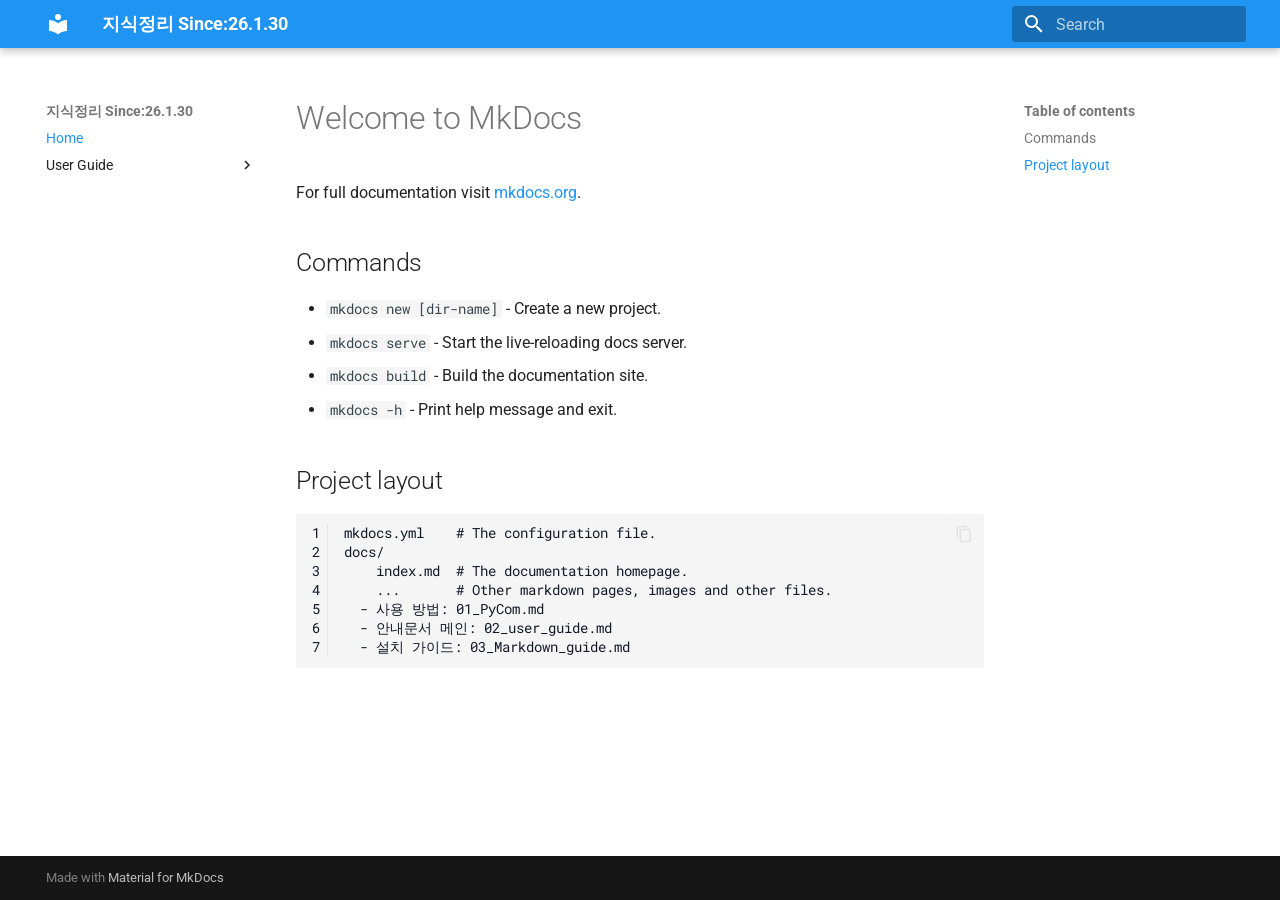
<file: index.html>
<!doctype html>
<html lang="en" class="no-js">
  <head>
    
      <meta charset="utf-8">
      <meta name="viewport" content="width=device-width,initial-scale=1">
      
      
      
      
      
        <link rel="next" href="01_PyCom/">
      
      
        
      
      
      <link rel="icon" href="assets/images/favicon.png">
      <meta name="generator" content="mkdocs-1.6.1, mkdocs-material-9.7.1">
    
    
      
        <title>지식정리 Since:26.1.30</title>
      
    
    
      <link rel="stylesheet" href="assets/stylesheets/main.484c7ddc.min.css">
      
        
        <link rel="stylesheet" href="assets/stylesheets/palette.ab4e12ef.min.css">
      
      


    
    
      
    
    
      
        
        
        <link rel="preconnect" href="https://fonts.gstatic.com" crossorigin>
        <link rel="stylesheet" href="https://fonts.googleapis.com/css?family=Roboto:300,300i,400,400i,700,700i%7CRoboto+Mono:400,400i,700,700i&display=fallback">
        <style>:root{--md-text-font:"Roboto";--md-code-font:"Roboto Mono"}</style>
      
    
    
      <link rel="stylesheet" href="stylesheets/extra.css">
    
    <script>__md_scope=new URL(".",location),__md_hash=e=>[...e].reduce(((e,_)=>(e<<5)-e+_.charCodeAt(0)),0),__md_get=(e,_=localStorage,t=__md_scope)=>JSON.parse(_.getItem(t.pathname+"."+e)),__md_set=(e,_,t=localStorage,a=__md_scope)=>{try{t.setItem(a.pathname+"."+e,JSON.stringify(_))}catch(e){}}</script>
    
      

    
    
  </head>
  
  
    
    
      
    
    
    
    
    <body dir="ltr" data-md-color-scheme="default" data-md-color-primary="blue" data-md-color-accent="blue">
  
    
    <input class="md-toggle" data-md-toggle="drawer" type="checkbox" id="__drawer" autocomplete="off">
    <input class="md-toggle" data-md-toggle="search" type="checkbox" id="__search" autocomplete="off">
    <label class="md-overlay" for="__drawer"></label>
    <div data-md-component="skip">
      
        
        <a href="#welcome-to-mkdocs" class="md-skip">
          Skip to content
        </a>
      
    </div>
    <div data-md-component="announce">
      
    </div>
    
    
      

  

<header class="md-header md-header--shadow" data-md-component="header">
  <nav class="md-header__inner md-grid" aria-label="Header">
    <a href="." title="지식정리 Since:26.1.30" class="md-header__button md-logo" aria-label="지식정리 Since:26.1.30" data-md-component="logo">
      
  
  <svg xmlns="http://www.w3.org/2000/svg" viewBox="0 0 24 24"><path d="M12 8a3 3 0 0 0 3-3 3 3 0 0 0-3-3 3 3 0 0 0-3 3 3 3 0 0 0 3 3m0 3.54C9.64 9.35 6.5 8 3 8v11c3.5 0 6.64 1.35 9 3.54 2.36-2.19 5.5-3.54 9-3.54V8c-3.5 0-6.64 1.35-9 3.54"/></svg>

    </a>
    <label class="md-header__button md-icon" for="__drawer">
      
      <svg xmlns="http://www.w3.org/2000/svg" viewBox="0 0 24 24"><path d="M3 6h18v2H3zm0 5h18v2H3zm0 5h18v2H3z"/></svg>
    </label>
    <div class="md-header__title" data-md-component="header-title">
      <div class="md-header__ellipsis">
        <div class="md-header__topic">
          <span class="md-ellipsis">
            지식정리 Since:26.1.30
          </span>
        </div>
        <div class="md-header__topic" data-md-component="header-topic">
          <span class="md-ellipsis">
            
              Home
            
          </span>
        </div>
      </div>
    </div>
    
      
        <form class="md-header__option" data-md-component="palette">
  
    
    
    
    <input class="md-option" data-md-color-media="" data-md-color-scheme="default" data-md-color-primary="blue" data-md-color-accent="blue"  aria-hidden="true"  type="radio" name="__palette" id="__palette_0">
    
  
    
    
    
    <input class="md-option" data-md-color-media="" data-md-color-scheme="slate" data-md-color-primary="blue" data-md-color-accent="blue"  aria-label="Switch to light mode"  type="radio" name="__palette" id="__palette_1">
    
      <label class="md-header__button md-icon" title="Switch to light mode" for="__palette_0" hidden>
        <svg xmlns="http://www.w3.org/2000/svg" viewBox="0 0 24 24"><path d="M12 18c-.89 0-1.74-.2-2.5-.55C11.56 16.5 13 14.42 13 12s-1.44-4.5-3.5-5.45C10.26 6.2 11.11 6 12 6a6 6 0 0 1 6 6 6 6 0 0 1-6 6m8-9.31V4h-4.69L12 .69 8.69 4H4v4.69L.69 12 4 15.31V20h4.69L12 23.31 15.31 20H20v-4.69L23.31 12z"/></svg>
      </label>
    
  
</form>
      
    
    
      <script>var palette=__md_get("__palette");if(palette&&palette.color){if("(prefers-color-scheme)"===palette.color.media){var media=matchMedia("(prefers-color-scheme: light)"),input=document.querySelector(media.matches?"[data-md-color-media='(prefers-color-scheme: light)']":"[data-md-color-media='(prefers-color-scheme: dark)']");palette.color.media=input.getAttribute("data-md-color-media"),palette.color.scheme=input.getAttribute("data-md-color-scheme"),palette.color.primary=input.getAttribute("data-md-color-primary"),palette.color.accent=input.getAttribute("data-md-color-accent")}for(var[key,value]of Object.entries(palette.color))document.body.setAttribute("data-md-color-"+key,value)}</script>
    
    
    
      
      
        <label class="md-header__button md-icon" for="__search">
          
          <svg xmlns="http://www.w3.org/2000/svg" viewBox="0 0 24 24"><path d="M9.5 3A6.5 6.5 0 0 1 16 9.5c0 1.61-.59 3.09-1.56 4.23l.27.27h.79l5 5-1.5 1.5-5-5v-.79l-.27-.27A6.52 6.52 0 0 1 9.5 16 6.5 6.5 0 0 1 3 9.5 6.5 6.5 0 0 1 9.5 3m0 2C7 5 5 7 5 9.5S7 14 9.5 14 14 12 14 9.5 12 5 9.5 5"/></svg>
        </label>
        <div class="md-search" data-md-component="search" role="dialog">
  <label class="md-search__overlay" for="__search"></label>
  <div class="md-search__inner" role="search">
    <form class="md-search__form" name="search">
      <input type="text" class="md-search__input" name="query" aria-label="Search" placeholder="Search" autocapitalize="off" autocorrect="off" autocomplete="off" spellcheck="false" data-md-component="search-query" required>
      <label class="md-search__icon md-icon" for="__search">
        
        <svg xmlns="http://www.w3.org/2000/svg" viewBox="0 0 24 24"><path d="M9.5 3A6.5 6.5 0 0 1 16 9.5c0 1.61-.59 3.09-1.56 4.23l.27.27h.79l5 5-1.5 1.5-5-5v-.79l-.27-.27A6.52 6.52 0 0 1 9.5 16 6.5 6.5 0 0 1 3 9.5 6.5 6.5 0 0 1 9.5 3m0 2C7 5 5 7 5 9.5S7 14 9.5 14 14 12 14 9.5 12 5 9.5 5"/></svg>
        
        <svg xmlns="http://www.w3.org/2000/svg" viewBox="0 0 24 24"><path d="M20 11v2H8l5.5 5.5-1.42 1.42L4.16 12l7.92-7.92L13.5 5.5 8 11z"/></svg>
      </label>
      <nav class="md-search__options" aria-label="Search">
        
        <button type="reset" class="md-search__icon md-icon" title="Clear" aria-label="Clear" tabindex="-1">
          
          <svg xmlns="http://www.w3.org/2000/svg" viewBox="0 0 24 24"><path d="M19 6.41 17.59 5 12 10.59 6.41 5 5 6.41 10.59 12 5 17.59 6.41 19 12 13.41 17.59 19 19 17.59 13.41 12z"/></svg>
        </button>
      </nav>
      
    </form>
    <div class="md-search__output">
      <div class="md-search__scrollwrap" tabindex="0" data-md-scrollfix>
        <div class="md-search-result" data-md-component="search-result">
          <div class="md-search-result__meta">
            Initializing search
          </div>
          <ol class="md-search-result__list" role="presentation"></ol>
        </div>
      </div>
    </div>
  </div>
</div>
      
    
    
  </nav>
  
</header>
    
    <div class="md-container" data-md-component="container">
      
      
        
          
        
      
      <main class="md-main" data-md-component="main">
        <div class="md-main__inner md-grid">
          
            
              
              <div class="md-sidebar md-sidebar--primary" data-md-component="sidebar" data-md-type="navigation" >
                <div class="md-sidebar__scrollwrap">
                  <div class="md-sidebar__inner">
                    



<nav class="md-nav md-nav--primary" aria-label="Navigation" data-md-level="0">
  <label class="md-nav__title" for="__drawer">
    <a href="." title="지식정리 Since:26.1.30" class="md-nav__button md-logo" aria-label="지식정리 Since:26.1.30" data-md-component="logo">
      
  
  <svg xmlns="http://www.w3.org/2000/svg" viewBox="0 0 24 24"><path d="M12 8a3 3 0 0 0 3-3 3 3 0 0 0-3-3 3 3 0 0 0-3 3 3 3 0 0 0 3 3m0 3.54C9.64 9.35 6.5 8 3 8v11c3.5 0 6.64 1.35 9 3.54 2.36-2.19 5.5-3.54 9-3.54V8c-3.5 0-6.64 1.35-9 3.54"/></svg>

    </a>
    지식정리 Since:26.1.30
  </label>
  
  <ul class="md-nav__list" data-md-scrollfix>
    
      
      
  
  
    
  
  
  
    <li class="md-nav__item md-nav__item--active">
      
      <input class="md-nav__toggle md-toggle" type="checkbox" id="__toc">
      
      
        
      
      
        <label class="md-nav__link md-nav__link--active" for="__toc">
          
  
  
  <span class="md-ellipsis">
    
  
    Home
  

    
  </span>
  
  

          <span class="md-nav__icon md-icon"></span>
        </label>
      
      <a href="." class="md-nav__link md-nav__link--active">
        
  
  
  <span class="md-ellipsis">
    
  
    Home
  

    
  </span>
  
  

      </a>
      
        

<nav class="md-nav md-nav--secondary" aria-label="Table of contents">
  
  
  
    
  
  
    <label class="md-nav__title" for="__toc">
      <span class="md-nav__icon md-icon"></span>
      Table of contents
    </label>
    <ul class="md-nav__list" data-md-component="toc" data-md-scrollfix>
      
        <li class="md-nav__item">
  <a href="#commands" class="md-nav__link">
    <span class="md-ellipsis">
      
        Commands
      
    </span>
  </a>
  
</li>
      
        <li class="md-nav__item">
  <a href="#project-layout" class="md-nav__link">
    <span class="md-ellipsis">
      
        Project layout
      
    </span>
  </a>
  
</li>
      
    </ul>
  
</nav>
      
    </li>
  

    
      
      
  
  
  
  
    
    
    
    
    
    <li class="md-nav__item md-nav__item--nested">
      
        
        
        <input class="md-nav__toggle md-toggle " type="checkbox" id="__nav_2" >
        
          
          <label class="md-nav__link" for="__nav_2" id="__nav_2_label" tabindex="0">
            
  
  
  <span class="md-ellipsis">
    
  
    User Guide
  

    
  </span>
  
  

            <span class="md-nav__icon md-icon"></span>
          </label>
        
        <nav class="md-nav" data-md-level="1" aria-labelledby="__nav_2_label" aria-expanded="false">
          <label class="md-nav__title" for="__nav_2">
            <span class="md-nav__icon md-icon"></span>
            
  
    User Guide
  

          </label>
          <ul class="md-nav__list" data-md-scrollfix>
            
              
                
  
  
  
  
    <li class="md-nav__item">
      <a href="01_PyCom/" class="md-nav__link">
        
  
  
  <span class="md-ellipsis">
    
  
    테스트1
  

    
  </span>
  
  

      </a>
    </li>
  

              
            
              
                
  
  
  
  
    <li class="md-nav__item">
      <a href="02_user_guide/" class="md-nav__link">
        
  
  
  <span class="md-ellipsis">
    
  
    테스트2
  

    
  </span>
  
  

      </a>
    </li>
  

              
            
              
                
  
  
  
  
    <li class="md-nav__item">
      <a href="03_Markdown_guide/" class="md-nav__link">
        
  
  
  <span class="md-ellipsis">
    
  
    마크다운 문서예
  

    
  </span>
  
  

      </a>
    </li>
  

              
            
          </ul>
        </nav>
      
    </li>
  

    
  </ul>
</nav>
                  </div>
                </div>
              </div>
            
            
              
              <div class="md-sidebar md-sidebar--secondary" data-md-component="sidebar" data-md-type="toc" >
                <div class="md-sidebar__scrollwrap">
                  <div class="md-sidebar__inner">
                    

<nav class="md-nav md-nav--secondary" aria-label="Table of contents">
  
  
  
    
  
  
    <label class="md-nav__title" for="__toc">
      <span class="md-nav__icon md-icon"></span>
      Table of contents
    </label>
    <ul class="md-nav__list" data-md-component="toc" data-md-scrollfix>
      
        <li class="md-nav__item">
  <a href="#commands" class="md-nav__link">
    <span class="md-ellipsis">
      
        Commands
      
    </span>
  </a>
  
</li>
      
        <li class="md-nav__item">
  <a href="#project-layout" class="md-nav__link">
    <span class="md-ellipsis">
      
        Project layout
      
    </span>
  </a>
  
</li>
      
    </ul>
  
</nav>
                  </div>
                </div>
              </div>
            
          
          
            <div class="md-content" data-md-component="content">
              
              <article class="md-content__inner md-typeset">
                
                  



<h1 id="welcome-to-mkdocs">Welcome to MkDocs</h1>
<p>For full documentation visit <a href="https://www.mkdocs.org">mkdocs.org</a>.</p>
<h2 id="commands">Commands</h2>
<ul>
<li><code>mkdocs new [dir-name]</code> - Create a new project.</li>
<li><code>mkdocs serve</code> - Start the live-reloading docs server.</li>
<li><code>mkdocs build</code> - Build the documentation site.</li>
<li><code>mkdocs -h</code> - Print help message and exit.</li>
</ul>
<h2 id="project-layout">Project layout</h2>
<div class="highlight"><table class="highlighttable"><tr><td class="linenos"><div class="linenodiv"><pre><span></span><span class="normal">1</span>
<span class="normal">2</span>
<span class="normal">3</span>
<span class="normal">4</span>
<span class="normal">5</span>
<span class="normal">6</span>
<span class="normal">7</span></pre></div></td><td class="code"><div><pre><span></span><code>mkdocs.yml    # The configuration file.
docs/
    index.md  # The documentation homepage.
    ...       # Other markdown pages, images and other files.
  - 사용 방법: 01_PyCom.md
  - 안내문서 메인: 02_user_guide.md
  - 설치 가이드: 03_Markdown_guide.md
</code></pre></div></td></tr></table></div>












                
              </article>
            </div>
          
          
<script>var target=document.getElementById(location.hash.slice(1));target&&target.name&&(target.checked=target.name.startsWith("__tabbed_"))</script>
        </div>
        
      </main>
      
        <footer class="md-footer">
  
  <div class="md-footer-meta md-typeset">
    <div class="md-footer-meta__inner md-grid">
      <div class="md-copyright">
  
  
    Made with
    <a href="https://squidfunk.github.io/mkdocs-material/" target="_blank" rel="noopener">
      Material for MkDocs
    </a>
  
</div>
      
    </div>
  </div>
</footer>
      
    </div>
    <div class="md-dialog" data-md-component="dialog">
      <div class="md-dialog__inner md-typeset"></div>
    </div>
    
    
    
      
      
      <script id="__config" type="application/json">{"annotate": null, "base": ".", "features": ["content.code.copy"], "search": "assets/javascripts/workers/search.2c215733.min.js", "tags": null, "translations": {"clipboard.copied": "Copied to clipboard", "clipboard.copy": "Copy to clipboard", "search.result.more.one": "1 more on this page", "search.result.more.other": "# more on this page", "search.result.none": "No matching documents", "search.result.one": "1 matching document", "search.result.other": "# matching documents", "search.result.placeholder": "Type to start searching", "search.result.term.missing": "Missing", "select.version": "Select version"}, "version": null}</script>
    
    
      <script src="assets/javascripts/bundle.79ae519e.min.js"></script>
      
    
  </body>
</html>
</file>
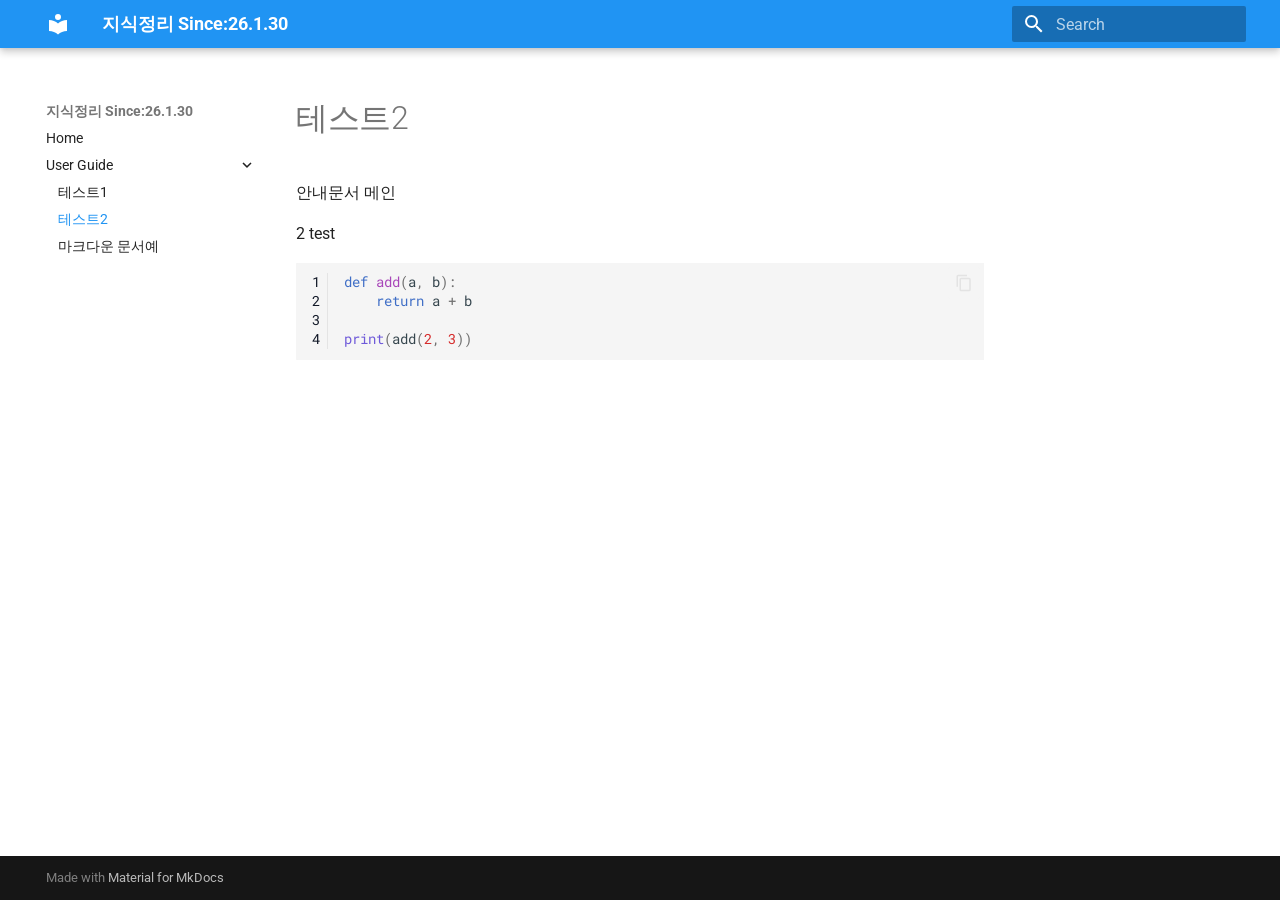
<file: 02_user_guide/index.html>
<!doctype html>
<html lang="en" class="no-js">
  <head>
    
      <meta charset="utf-8">
      <meta name="viewport" content="width=device-width,initial-scale=1">
      
      
      
      
        <link rel="prev" href="../01_PyCom/">
      
      
        <link rel="next" href="../03_Markdown_guide/">
      
      
        
      
      
      <link rel="icon" href="../assets/images/favicon.png">
      <meta name="generator" content="mkdocs-1.6.1, mkdocs-material-9.7.1">
    
    
      
        <title>테스트2 - 지식정리 Since:26.1.30</title>
      
    
    
      <link rel="stylesheet" href="../assets/stylesheets/main.484c7ddc.min.css">
      
        
        <link rel="stylesheet" href="../assets/stylesheets/palette.ab4e12ef.min.css">
      
      


    
    
      
    
    
      
        
        
        <link rel="preconnect" href="https://fonts.gstatic.com" crossorigin>
        <link rel="stylesheet" href="https://fonts.googleapis.com/css?family=Roboto:300,300i,400,400i,700,700i%7CRoboto+Mono:400,400i,700,700i&display=fallback">
        <style>:root{--md-text-font:"Roboto";--md-code-font:"Roboto Mono"}</style>
      
    
    
      <link rel="stylesheet" href="../stylesheets/extra.css">
    
    <script>__md_scope=new URL("..",location),__md_hash=e=>[...e].reduce(((e,_)=>(e<<5)-e+_.charCodeAt(0)),0),__md_get=(e,_=localStorage,t=__md_scope)=>JSON.parse(_.getItem(t.pathname+"."+e)),__md_set=(e,_,t=localStorage,a=__md_scope)=>{try{t.setItem(a.pathname+"."+e,JSON.stringify(_))}catch(e){}}</script>
    
      

    
    
  </head>
  
  
    
    
      
    
    
    
    
    <body dir="ltr" data-md-color-scheme="default" data-md-color-primary="blue" data-md-color-accent="blue">
  
    
    <input class="md-toggle" data-md-toggle="drawer" type="checkbox" id="__drawer" autocomplete="off">
    <input class="md-toggle" data-md-toggle="search" type="checkbox" id="__search" autocomplete="off">
    <label class="md-overlay" for="__drawer"></label>
    <div data-md-component="skip">
      
    </div>
    <div data-md-component="announce">
      
    </div>
    
    
      

  

<header class="md-header md-header--shadow" data-md-component="header">
  <nav class="md-header__inner md-grid" aria-label="Header">
    <a href=".." title="지식정리 Since:26.1.30" class="md-header__button md-logo" aria-label="지식정리 Since:26.1.30" data-md-component="logo">
      
  
  <svg xmlns="http://www.w3.org/2000/svg" viewBox="0 0 24 24"><path d="M12 8a3 3 0 0 0 3-3 3 3 0 0 0-3-3 3 3 0 0 0-3 3 3 3 0 0 0 3 3m0 3.54C9.64 9.35 6.5 8 3 8v11c3.5 0 6.64 1.35 9 3.54 2.36-2.19 5.5-3.54 9-3.54V8c-3.5 0-6.64 1.35-9 3.54"/></svg>

    </a>
    <label class="md-header__button md-icon" for="__drawer">
      
      <svg xmlns="http://www.w3.org/2000/svg" viewBox="0 0 24 24"><path d="M3 6h18v2H3zm0 5h18v2H3zm0 5h18v2H3z"/></svg>
    </label>
    <div class="md-header__title" data-md-component="header-title">
      <div class="md-header__ellipsis">
        <div class="md-header__topic">
          <span class="md-ellipsis">
            지식정리 Since:26.1.30
          </span>
        </div>
        <div class="md-header__topic" data-md-component="header-topic">
          <span class="md-ellipsis">
            
              테스트2
            
          </span>
        </div>
      </div>
    </div>
    
      
        <form class="md-header__option" data-md-component="palette">
  
    
    
    
    <input class="md-option" data-md-color-media="" data-md-color-scheme="default" data-md-color-primary="blue" data-md-color-accent="blue"  aria-hidden="true"  type="radio" name="__palette" id="__palette_0">
    
  
    
    
    
    <input class="md-option" data-md-color-media="" data-md-color-scheme="slate" data-md-color-primary="blue" data-md-color-accent="blue"  aria-label="Switch to light mode"  type="radio" name="__palette" id="__palette_1">
    
      <label class="md-header__button md-icon" title="Switch to light mode" for="__palette_0" hidden>
        <svg xmlns="http://www.w3.org/2000/svg" viewBox="0 0 24 24"><path d="M12 18c-.89 0-1.74-.2-2.5-.55C11.56 16.5 13 14.42 13 12s-1.44-4.5-3.5-5.45C10.26 6.2 11.11 6 12 6a6 6 0 0 1 6 6 6 6 0 0 1-6 6m8-9.31V4h-4.69L12 .69 8.69 4H4v4.69L.69 12 4 15.31V20h4.69L12 23.31 15.31 20H20v-4.69L23.31 12z"/></svg>
      </label>
    
  
</form>
      
    
    
      <script>var palette=__md_get("__palette");if(palette&&palette.color){if("(prefers-color-scheme)"===palette.color.media){var media=matchMedia("(prefers-color-scheme: light)"),input=document.querySelector(media.matches?"[data-md-color-media='(prefers-color-scheme: light)']":"[data-md-color-media='(prefers-color-scheme: dark)']");palette.color.media=input.getAttribute("data-md-color-media"),palette.color.scheme=input.getAttribute("data-md-color-scheme"),palette.color.primary=input.getAttribute("data-md-color-primary"),palette.color.accent=input.getAttribute("data-md-color-accent")}for(var[key,value]of Object.entries(palette.color))document.body.setAttribute("data-md-color-"+key,value)}</script>
    
    
    
      
      
        <label class="md-header__button md-icon" for="__search">
          
          <svg xmlns="http://www.w3.org/2000/svg" viewBox="0 0 24 24"><path d="M9.5 3A6.5 6.5 0 0 1 16 9.5c0 1.61-.59 3.09-1.56 4.23l.27.27h.79l5 5-1.5 1.5-5-5v-.79l-.27-.27A6.52 6.52 0 0 1 9.5 16 6.5 6.5 0 0 1 3 9.5 6.5 6.5 0 0 1 9.5 3m0 2C7 5 5 7 5 9.5S7 14 9.5 14 14 12 14 9.5 12 5 9.5 5"/></svg>
        </label>
        <div class="md-search" data-md-component="search" role="dialog">
  <label class="md-search__overlay" for="__search"></label>
  <div class="md-search__inner" role="search">
    <form class="md-search__form" name="search">
      <input type="text" class="md-search__input" name="query" aria-label="Search" placeholder="Search" autocapitalize="off" autocorrect="off" autocomplete="off" spellcheck="false" data-md-component="search-query" required>
      <label class="md-search__icon md-icon" for="__search">
        
        <svg xmlns="http://www.w3.org/2000/svg" viewBox="0 0 24 24"><path d="M9.5 3A6.5 6.5 0 0 1 16 9.5c0 1.61-.59 3.09-1.56 4.23l.27.27h.79l5 5-1.5 1.5-5-5v-.79l-.27-.27A6.52 6.52 0 0 1 9.5 16 6.5 6.5 0 0 1 3 9.5 6.5 6.5 0 0 1 9.5 3m0 2C7 5 5 7 5 9.5S7 14 9.5 14 14 12 14 9.5 12 5 9.5 5"/></svg>
        
        <svg xmlns="http://www.w3.org/2000/svg" viewBox="0 0 24 24"><path d="M20 11v2H8l5.5 5.5-1.42 1.42L4.16 12l7.92-7.92L13.5 5.5 8 11z"/></svg>
      </label>
      <nav class="md-search__options" aria-label="Search">
        
        <button type="reset" class="md-search__icon md-icon" title="Clear" aria-label="Clear" tabindex="-1">
          
          <svg xmlns="http://www.w3.org/2000/svg" viewBox="0 0 24 24"><path d="M19 6.41 17.59 5 12 10.59 6.41 5 5 6.41 10.59 12 5 17.59 6.41 19 12 13.41 17.59 19 19 17.59 13.41 12z"/></svg>
        </button>
      </nav>
      
    </form>
    <div class="md-search__output">
      <div class="md-search__scrollwrap" tabindex="0" data-md-scrollfix>
        <div class="md-search-result" data-md-component="search-result">
          <div class="md-search-result__meta">
            Initializing search
          </div>
          <ol class="md-search-result__list" role="presentation"></ol>
        </div>
      </div>
    </div>
  </div>
</div>
      
    
    
  </nav>
  
</header>
    
    <div class="md-container" data-md-component="container">
      
      
        
          
        
      
      <main class="md-main" data-md-component="main">
        <div class="md-main__inner md-grid">
          
            
              
              <div class="md-sidebar md-sidebar--primary" data-md-component="sidebar" data-md-type="navigation" >
                <div class="md-sidebar__scrollwrap">
                  <div class="md-sidebar__inner">
                    



<nav class="md-nav md-nav--primary" aria-label="Navigation" data-md-level="0">
  <label class="md-nav__title" for="__drawer">
    <a href=".." title="지식정리 Since:26.1.30" class="md-nav__button md-logo" aria-label="지식정리 Since:26.1.30" data-md-component="logo">
      
  
  <svg xmlns="http://www.w3.org/2000/svg" viewBox="0 0 24 24"><path d="M12 8a3 3 0 0 0 3-3 3 3 0 0 0-3-3 3 3 0 0 0-3 3 3 3 0 0 0 3 3m0 3.54C9.64 9.35 6.5 8 3 8v11c3.5 0 6.64 1.35 9 3.54 2.36-2.19 5.5-3.54 9-3.54V8c-3.5 0-6.64 1.35-9 3.54"/></svg>

    </a>
    지식정리 Since:26.1.30
  </label>
  
  <ul class="md-nav__list" data-md-scrollfix>
    
      
      
  
  
  
  
    <li class="md-nav__item">
      <a href=".." class="md-nav__link">
        
  
  
  <span class="md-ellipsis">
    
  
    Home
  

    
  </span>
  
  

      </a>
    </li>
  

    
      
      
  
  
    
  
  
  
    
    
    
    
    
    <li class="md-nav__item md-nav__item--active md-nav__item--nested">
      
        
        
        <input class="md-nav__toggle md-toggle " type="checkbox" id="__nav_2" checked>
        
          
          <label class="md-nav__link" for="__nav_2" id="__nav_2_label" tabindex="0">
            
  
  
  <span class="md-ellipsis">
    
  
    User Guide
  

    
  </span>
  
  

            <span class="md-nav__icon md-icon"></span>
          </label>
        
        <nav class="md-nav" data-md-level="1" aria-labelledby="__nav_2_label" aria-expanded="true">
          <label class="md-nav__title" for="__nav_2">
            <span class="md-nav__icon md-icon"></span>
            
  
    User Guide
  

          </label>
          <ul class="md-nav__list" data-md-scrollfix>
            
              
                
  
  
  
  
    <li class="md-nav__item">
      <a href="../01_PyCom/" class="md-nav__link">
        
  
  
  <span class="md-ellipsis">
    
  
    테스트1
  

    
  </span>
  
  

      </a>
    </li>
  

              
            
              
                
  
  
    
  
  
  
    <li class="md-nav__item md-nav__item--active">
      
      <input class="md-nav__toggle md-toggle" type="checkbox" id="__toc">
      
      
      
      <a href="./" class="md-nav__link md-nav__link--active">
        
  
  
  <span class="md-ellipsis">
    
  
    테스트2
  

    
  </span>
  
  

      </a>
      
    </li>
  

              
            
              
                
  
  
  
  
    <li class="md-nav__item">
      <a href="../03_Markdown_guide/" class="md-nav__link">
        
  
  
  <span class="md-ellipsis">
    
  
    마크다운 문서예
  

    
  </span>
  
  

      </a>
    </li>
  

              
            
          </ul>
        </nav>
      
    </li>
  

    
  </ul>
</nav>
                  </div>
                </div>
              </div>
            
            
              
              <div class="md-sidebar md-sidebar--secondary" data-md-component="sidebar" data-md-type="toc" >
                <div class="md-sidebar__scrollwrap">
                  <div class="md-sidebar__inner">
                    

<nav class="md-nav md-nav--secondary" aria-label="Table of contents">
  
  
  
  
</nav>
                  </div>
                </div>
              </div>
            
          
          
            <div class="md-content" data-md-component="content">
              
              <article class="md-content__inner md-typeset">
                
                  



  <h1>테스트2</h1>

<p>안내문서 메인</p>
<p>2 test</p>
<div class="highlight"><table class="highlighttable"><tr><td class="linenos"><div class="linenodiv"><pre><span></span><span class="normal"><a href="#__codelineno-0-1">1</a></span>
<span class="normal"><a href="#__codelineno-0-2">2</a></span>
<span class="normal"><a href="#__codelineno-0-3">3</a></span>
<span class="normal"><a href="#__codelineno-0-4">4</a></span></pre></div></td><td class="code"><div><pre><span></span><code><a id="__codelineno-0-1" name="__codelineno-0-1"></a><span class="k">def</span><span class="w"> </span><span class="nf">add</span><span class="p">(</span><span class="n">a</span><span class="p">,</span> <span class="n">b</span><span class="p">):</span>
<a id="__codelineno-0-2" name="__codelineno-0-2"></a>    <span class="k">return</span> <span class="n">a</span> <span class="o">+</span> <span class="n">b</span>
<a id="__codelineno-0-3" name="__codelineno-0-3"></a>
<a id="__codelineno-0-4" name="__codelineno-0-4"></a><span class="nb">print</span><span class="p">(</span><span class="n">add</span><span class="p">(</span><span class="mi">2</span><span class="p">,</span> <span class="mi">3</span><span class="p">))</span>
</code></pre></div></td></tr></table></div>












                
              </article>
            </div>
          
          
<script>var target=document.getElementById(location.hash.slice(1));target&&target.name&&(target.checked=target.name.startsWith("__tabbed_"))</script>
        </div>
        
      </main>
      
        <footer class="md-footer">
  
  <div class="md-footer-meta md-typeset">
    <div class="md-footer-meta__inner md-grid">
      <div class="md-copyright">
  
  
    Made with
    <a href="https://squidfunk.github.io/mkdocs-material/" target="_blank" rel="noopener">
      Material for MkDocs
    </a>
  
</div>
      
    </div>
  </div>
</footer>
      
    </div>
    <div class="md-dialog" data-md-component="dialog">
      <div class="md-dialog__inner md-typeset"></div>
    </div>
    
    
    
      
      
      <script id="__config" type="application/json">{"annotate": null, "base": "..", "features": ["content.code.copy"], "search": "../assets/javascripts/workers/search.2c215733.min.js", "tags": null, "translations": {"clipboard.copied": "Copied to clipboard", "clipboard.copy": "Copy to clipboard", "search.result.more.one": "1 more on this page", "search.result.more.other": "# more on this page", "search.result.none": "No matching documents", "search.result.one": "1 matching document", "search.result.other": "# matching documents", "search.result.placeholder": "Type to start searching", "search.result.term.missing": "Missing", "select.version": "Select version"}, "version": null}</script>
    
    
      <script src="../assets/javascripts/bundle.79ae519e.min.js"></script>
      
    
  </body>
</html>
</file>
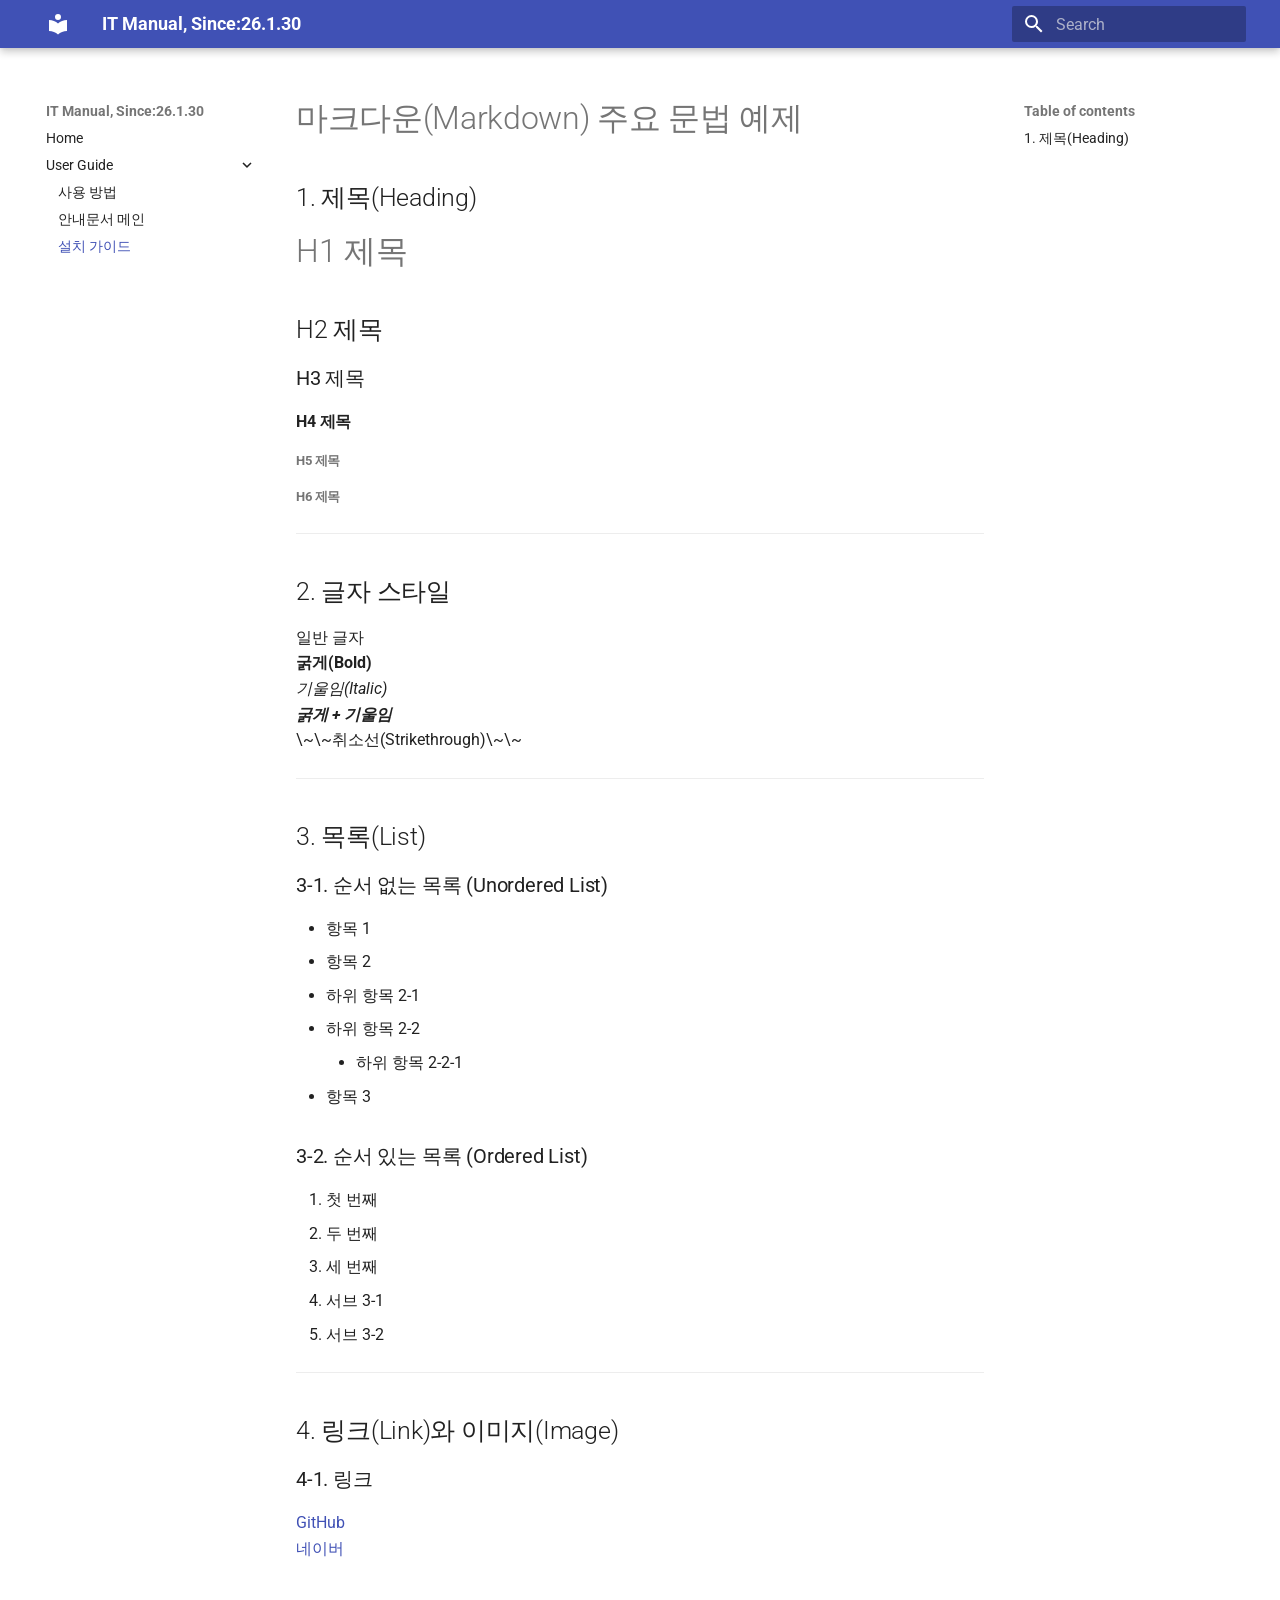
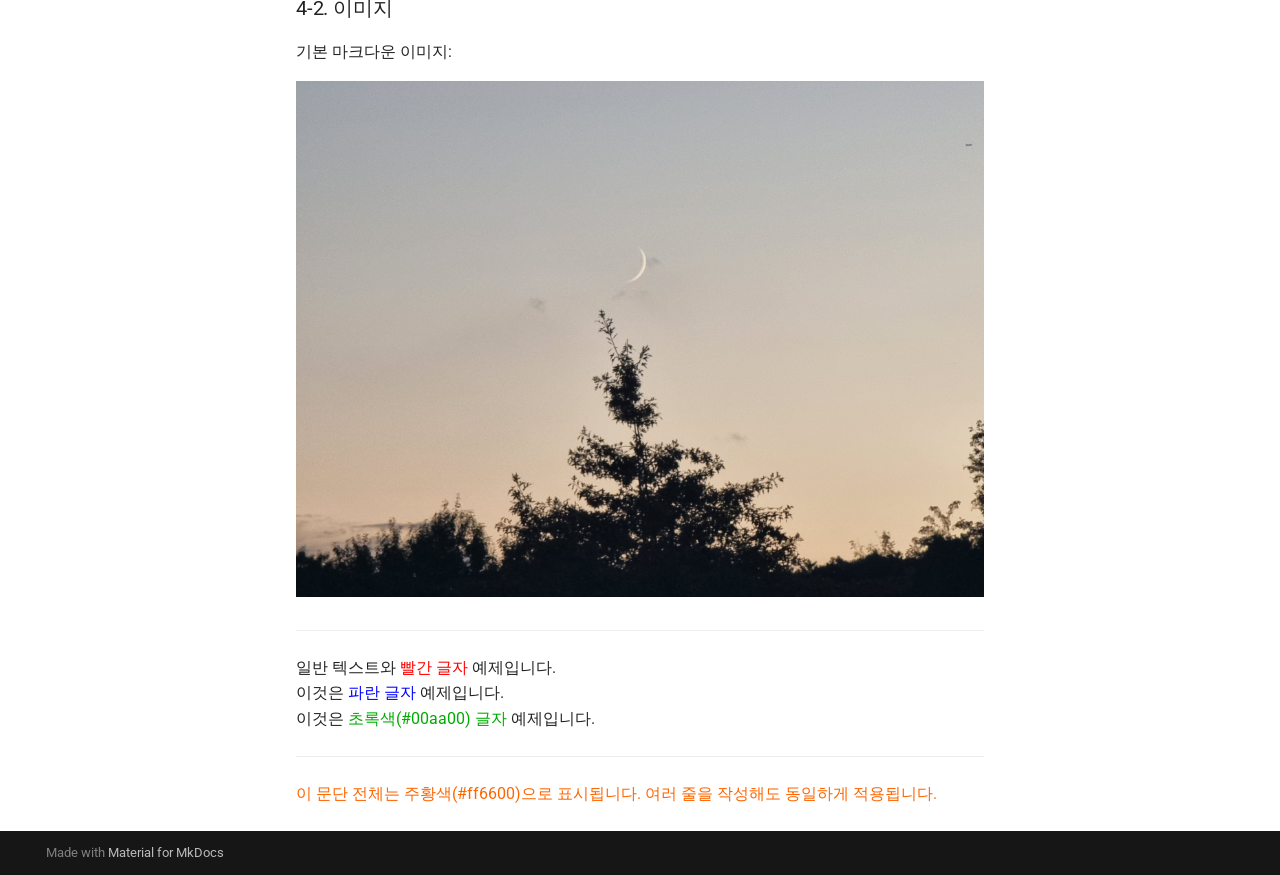
<file: 03_install/index.html>
<!doctype html>
<html lang="en" class="no-js">
  <head>
    
      <meta charset="utf-8">
      <meta name="viewport" content="width=device-width,initial-scale=1">
      
      
      
      
        <link rel="prev" href="../02_user_guide/">
      
      
      
        
      
      
      <link rel="icon" href="../assets/images/favicon.png">
      <meta name="generator" content="mkdocs-1.6.1, mkdocs-material-9.7.1">
    
    
      
        <title>설치 가이드 - IT Manual, Since:26.1.30</title>
      
    
    
      <link rel="stylesheet" href="../assets/stylesheets/main.484c7ddc.min.css">
      
      


    
    
      
    
    
      
        
        
        <link rel="preconnect" href="https://fonts.gstatic.com" crossorigin>
        <link rel="stylesheet" href="https://fonts.googleapis.com/css?family=Roboto:300,300i,400,400i,700,700i%7CRoboto+Mono:400,400i,700,700i&display=fallback">
        <style>:root{--md-text-font:"Roboto";--md-code-font:"Roboto Mono"}</style>
      
    
    
    <script>__md_scope=new URL("..",location),__md_hash=e=>[...e].reduce(((e,_)=>(e<<5)-e+_.charCodeAt(0)),0),__md_get=(e,_=localStorage,t=__md_scope)=>JSON.parse(_.getItem(t.pathname+"."+e)),__md_set=(e,_,t=localStorage,a=__md_scope)=>{try{t.setItem(a.pathname+"."+e,JSON.stringify(_))}catch(e){}}</script>
    
      

    
    
  </head>
  
  
    <body dir="ltr">
  
    
    <input class="md-toggle" data-md-toggle="drawer" type="checkbox" id="__drawer" autocomplete="off">
    <input class="md-toggle" data-md-toggle="search" type="checkbox" id="__search" autocomplete="off">
    <label class="md-overlay" for="__drawer"></label>
    <div data-md-component="skip">
      
        
        <a href="#markdown" class="md-skip">
          Skip to content
        </a>
      
    </div>
    <div data-md-component="announce">
      
    </div>
    
    
      

  

<header class="md-header md-header--shadow" data-md-component="header">
  <nav class="md-header__inner md-grid" aria-label="Header">
    <a href=".." title="IT Manual, Since:26.1.30" class="md-header__button md-logo" aria-label="IT Manual, Since:26.1.30" data-md-component="logo">
      
  
  <svg xmlns="http://www.w3.org/2000/svg" viewBox="0 0 24 24"><path d="M12 8a3 3 0 0 0 3-3 3 3 0 0 0-3-3 3 3 0 0 0-3 3 3 3 0 0 0 3 3m0 3.54C9.64 9.35 6.5 8 3 8v11c3.5 0 6.64 1.35 9 3.54 2.36-2.19 5.5-3.54 9-3.54V8c-3.5 0-6.64 1.35-9 3.54"/></svg>

    </a>
    <label class="md-header__button md-icon" for="__drawer">
      
      <svg xmlns="http://www.w3.org/2000/svg" viewBox="0 0 24 24"><path d="M3 6h18v2H3zm0 5h18v2H3zm0 5h18v2H3z"/></svg>
    </label>
    <div class="md-header__title" data-md-component="header-title">
      <div class="md-header__ellipsis">
        <div class="md-header__topic">
          <span class="md-ellipsis">
            IT Manual, Since:26.1.30
          </span>
        </div>
        <div class="md-header__topic" data-md-component="header-topic">
          <span class="md-ellipsis">
            
              설치 가이드
            
          </span>
        </div>
      </div>
    </div>
    
    
      <script>var palette=__md_get("__palette");if(palette&&palette.color){if("(prefers-color-scheme)"===palette.color.media){var media=matchMedia("(prefers-color-scheme: light)"),input=document.querySelector(media.matches?"[data-md-color-media='(prefers-color-scheme: light)']":"[data-md-color-media='(prefers-color-scheme: dark)']");palette.color.media=input.getAttribute("data-md-color-media"),palette.color.scheme=input.getAttribute("data-md-color-scheme"),palette.color.primary=input.getAttribute("data-md-color-primary"),palette.color.accent=input.getAttribute("data-md-color-accent")}for(var[key,value]of Object.entries(palette.color))document.body.setAttribute("data-md-color-"+key,value)}</script>
    
    
    
      
      
        <label class="md-header__button md-icon" for="__search">
          
          <svg xmlns="http://www.w3.org/2000/svg" viewBox="0 0 24 24"><path d="M9.5 3A6.5 6.5 0 0 1 16 9.5c0 1.61-.59 3.09-1.56 4.23l.27.27h.79l5 5-1.5 1.5-5-5v-.79l-.27-.27A6.52 6.52 0 0 1 9.5 16 6.5 6.5 0 0 1 3 9.5 6.5 6.5 0 0 1 9.5 3m0 2C7 5 5 7 5 9.5S7 14 9.5 14 14 12 14 9.5 12 5 9.5 5"/></svg>
        </label>
        <div class="md-search" data-md-component="search" role="dialog">
  <label class="md-search__overlay" for="__search"></label>
  <div class="md-search__inner" role="search">
    <form class="md-search__form" name="search">
      <input type="text" class="md-search__input" name="query" aria-label="Search" placeholder="Search" autocapitalize="off" autocorrect="off" autocomplete="off" spellcheck="false" data-md-component="search-query" required>
      <label class="md-search__icon md-icon" for="__search">
        
        <svg xmlns="http://www.w3.org/2000/svg" viewBox="0 0 24 24"><path d="M9.5 3A6.5 6.5 0 0 1 16 9.5c0 1.61-.59 3.09-1.56 4.23l.27.27h.79l5 5-1.5 1.5-5-5v-.79l-.27-.27A6.52 6.52 0 0 1 9.5 16 6.5 6.5 0 0 1 3 9.5 6.5 6.5 0 0 1 9.5 3m0 2C7 5 5 7 5 9.5S7 14 9.5 14 14 12 14 9.5 12 5 9.5 5"/></svg>
        
        <svg xmlns="http://www.w3.org/2000/svg" viewBox="0 0 24 24"><path d="M20 11v2H8l5.5 5.5-1.42 1.42L4.16 12l7.92-7.92L13.5 5.5 8 11z"/></svg>
      </label>
      <nav class="md-search__options" aria-label="Search">
        
        <button type="reset" class="md-search__icon md-icon" title="Clear" aria-label="Clear" tabindex="-1">
          
          <svg xmlns="http://www.w3.org/2000/svg" viewBox="0 0 24 24"><path d="M19 6.41 17.59 5 12 10.59 6.41 5 5 6.41 10.59 12 5 17.59 6.41 19 12 13.41 17.59 19 19 17.59 13.41 12z"/></svg>
        </button>
      </nav>
      
    </form>
    <div class="md-search__output">
      <div class="md-search__scrollwrap" tabindex="0" data-md-scrollfix>
        <div class="md-search-result" data-md-component="search-result">
          <div class="md-search-result__meta">
            Initializing search
          </div>
          <ol class="md-search-result__list" role="presentation"></ol>
        </div>
      </div>
    </div>
  </div>
</div>
      
    
    
  </nav>
  
</header>
    
    <div class="md-container" data-md-component="container">
      
      
        
          
        
      
      <main class="md-main" data-md-component="main">
        <div class="md-main__inner md-grid">
          
            
              
              <div class="md-sidebar md-sidebar--primary" data-md-component="sidebar" data-md-type="navigation" >
                <div class="md-sidebar__scrollwrap">
                  <div class="md-sidebar__inner">
                    



<nav class="md-nav md-nav--primary" aria-label="Navigation" data-md-level="0">
  <label class="md-nav__title" for="__drawer">
    <a href=".." title="IT Manual, Since:26.1.30" class="md-nav__button md-logo" aria-label="IT Manual, Since:26.1.30" data-md-component="logo">
      
  
  <svg xmlns="http://www.w3.org/2000/svg" viewBox="0 0 24 24"><path d="M12 8a3 3 0 0 0 3-3 3 3 0 0 0-3-3 3 3 0 0 0-3 3 3 3 0 0 0 3 3m0 3.54C9.64 9.35 6.5 8 3 8v11c3.5 0 6.64 1.35 9 3.54 2.36-2.19 5.5-3.54 9-3.54V8c-3.5 0-6.64 1.35-9 3.54"/></svg>

    </a>
    IT Manual, Since:26.1.30
  </label>
  
  <ul class="md-nav__list" data-md-scrollfix>
    
      
      
  
  
  
  
    <li class="md-nav__item">
      <a href=".." class="md-nav__link">
        
  
  
  <span class="md-ellipsis">
    
  
    Home
  

    
  </span>
  
  

      </a>
    </li>
  

    
      
      
  
  
    
  
  
  
    
    
    
    
    
    <li class="md-nav__item md-nav__item--active md-nav__item--nested">
      
        
        
        <input class="md-nav__toggle md-toggle " type="checkbox" id="__nav_2" checked>
        
          
          <label class="md-nav__link" for="__nav_2" id="__nav_2_label" tabindex="0">
            
  
  
  <span class="md-ellipsis">
    
  
    User Guide
  

    
  </span>
  
  

            <span class="md-nav__icon md-icon"></span>
          </label>
        
        <nav class="md-nav" data-md-level="1" aria-labelledby="__nav_2_label" aria-expanded="true">
          <label class="md-nav__title" for="__nav_2">
            <span class="md-nav__icon md-icon"></span>
            
  
    User Guide
  

          </label>
          <ul class="md-nav__list" data-md-scrollfix>
            
              
                
  
  
  
  
    <li class="md-nav__item">
      <a href="../01_PyCom/" class="md-nav__link">
        
  
  
  <span class="md-ellipsis">
    
  
    사용 방법
  

    
  </span>
  
  

      </a>
    </li>
  

              
            
              
                
  
  
  
  
    <li class="md-nav__item">
      <a href="../02_user_guide/" class="md-nav__link">
        
  
  
  <span class="md-ellipsis">
    
  
    안내문서 메인
  

    
  </span>
  
  

      </a>
    </li>
  

              
            
              
                
  
  
    
  
  
  
    <li class="md-nav__item md-nav__item--active">
      
      <input class="md-nav__toggle md-toggle" type="checkbox" id="__toc">
      
      
        
      
      
        <label class="md-nav__link md-nav__link--active" for="__toc">
          
  
  
  <span class="md-ellipsis">
    
  
    설치 가이드
  

    
  </span>
  
  

          <span class="md-nav__icon md-icon"></span>
        </label>
      
      <a href="./" class="md-nav__link md-nav__link--active">
        
  
  
  <span class="md-ellipsis">
    
  
    설치 가이드
  

    
  </span>
  
  

      </a>
      
        

<nav class="md-nav md-nav--secondary" aria-label="Table of contents">
  
  
  
    
  
  
    <label class="md-nav__title" for="__toc">
      <span class="md-nav__icon md-icon"></span>
      Table of contents
    </label>
    <ul class="md-nav__list" data-md-component="toc" data-md-scrollfix>
      
        <li class="md-nav__item">
  <a href="#1-heading" class="md-nav__link">
    <span class="md-ellipsis">
      
        1. 제목(Heading)
      
    </span>
  </a>
  
</li>
      
    </ul>
  
</nav>
      
    </li>
  

              
            
          </ul>
        </nav>
      
    </li>
  

    
  </ul>
</nav>
                  </div>
                </div>
              </div>
            
            
              
              <div class="md-sidebar md-sidebar--secondary" data-md-component="sidebar" data-md-type="toc" >
                <div class="md-sidebar__scrollwrap">
                  <div class="md-sidebar__inner">
                    

<nav class="md-nav md-nav--secondary" aria-label="Table of contents">
  
  
  
    
  
  
    <label class="md-nav__title" for="__toc">
      <span class="md-nav__icon md-icon"></span>
      Table of contents
    </label>
    <ul class="md-nav__list" data-md-component="toc" data-md-scrollfix>
      
        <li class="md-nav__item">
  <a href="#1-heading" class="md-nav__link">
    <span class="md-ellipsis">
      
        1. 제목(Heading)
      
    </span>
  </a>
  
</li>
      
    </ul>
  
</nav>
                  </div>
                </div>
              </div>
            
          
          
            <div class="md-content" data-md-component="content">
              
              <article class="md-content__inner md-typeset">
                
                  



<h1 id="markdown">마크다운(Markdown) 주요 문법 예제</h1>
<h2 id="1-heading">1. 제목(Heading)</h2>
<h1 id="h1">H1 제목</h1>
<h2 id="h2">H2 제목</h2>
<h3 id="h3">H3 제목</h3>
<h4 id="h4">H4 제목</h4>
<h5 id="h5">H5 제목</h5>
<h6 id="h6">H6 제목</h6>
<hr />
<h2 id="2">2. 글자 스타일</h2>
<p>일반 글자<br />
<strong>굵게(Bold)</strong><br />
<em>기울임(Italic)</em><br />
<strong><em>굵게 + 기울임</em></strong><br />
\~\~취소선(Strikethrough)\~\~</p>
<hr />
<h2 id="3-list">3. 목록(List)</h2>
<h3 id="3-1-unordered-list">3-1. 순서 없는 목록 (Unordered List)</h3>
<ul>
<li>항목 1</li>
<li>항목 2</li>
<li>하위 항목 2-1</li>
<li>하위 항목 2-2<ul>
<li>하위 항목 2-2-1</li>
</ul>
</li>
<li>항목 3</li>
</ul>
<h3 id="3-2-ordered-list">3-2. 순서 있는 목록 (Ordered List)</h3>
<ol>
<li>첫 번째</li>
<li>두 번째</li>
<li>세 번째</li>
<li>서브 3-1</li>
<li>서브 3-2</li>
</ol>
<hr />
<h2 id="4-link-image">4. 링크(Link)와 이미지(Image)</h2>
<h3 id="4-1">4-1. 링크</h3>
<p><a href="https://github.com">GitHub</a><br />
<a href="https://www.naver.com" title="네이버로 이동">네이버</a></p>
<h3 id="4-2">4-2. 이미지</h3>
<p>기본 마크다운 이미지:</p>
<p><img alt="대체 텍스트" src="../image/01/abc.jpg" /></p>
<hr />
<p>일반 텍스트와 <span style="color:red">빨간 글자</span> 예제입니다.<br />
이것은 <span style="color:blue">파란 글자</span> 예제입니다.<br />
이것은 <span style="color:#00aa00">초록색(#00aa00) 글자</span> 예제입니다.</p>
<hr />
<div style="color:#ff6600">
이 문단 전체는 주황색(#ff6600)으로 표시됩니다.  
여러 줄을 작성해도 동일하게 적용됩니다.
</div>












                
              </article>
            </div>
          
          
<script>var target=document.getElementById(location.hash.slice(1));target&&target.name&&(target.checked=target.name.startsWith("__tabbed_"))</script>
        </div>
        
      </main>
      
        <footer class="md-footer">
  
  <div class="md-footer-meta md-typeset">
    <div class="md-footer-meta__inner md-grid">
      <div class="md-copyright">
  
  
    Made with
    <a href="https://squidfunk.github.io/mkdocs-material/" target="_blank" rel="noopener">
      Material for MkDocs
    </a>
  
</div>
      
    </div>
  </div>
</footer>
      
    </div>
    <div class="md-dialog" data-md-component="dialog">
      <div class="md-dialog__inner md-typeset"></div>
    </div>
    
    
    
      
      
      <script id="__config" type="application/json">{"annotate": null, "base": "..", "features": [], "search": "../assets/javascripts/workers/search.2c215733.min.js", "tags": null, "translations": {"clipboard.copied": "Copied to clipboard", "clipboard.copy": "Copy to clipboard", "search.result.more.one": "1 more on this page", "search.result.more.other": "# more on this page", "search.result.none": "No matching documents", "search.result.one": "1 matching document", "search.result.other": "# matching documents", "search.result.placeholder": "Type to start searching", "search.result.term.missing": "Missing", "select.version": "Select version"}, "version": null}</script>
    
    
      <script src="../assets/javascripts/bundle.79ae519e.min.js"></script>
      
    
  </body>
</html>
</file>
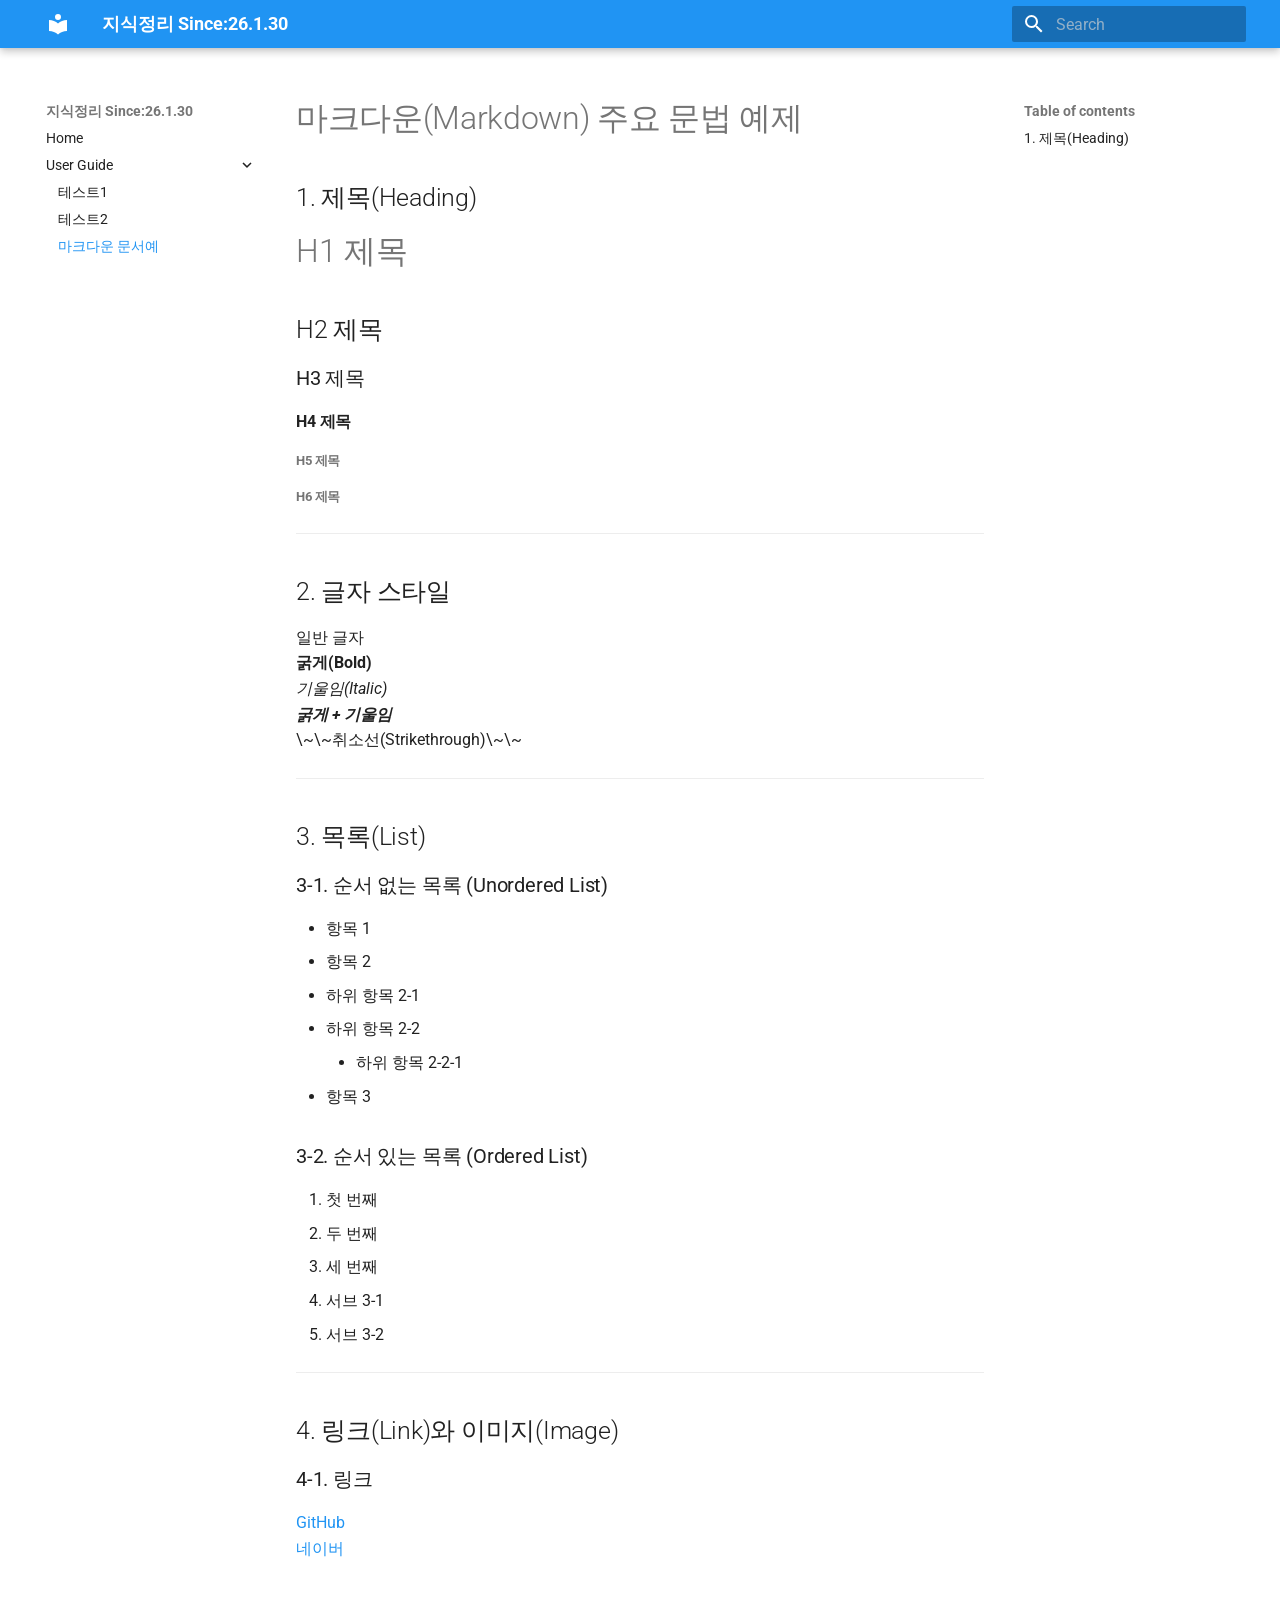
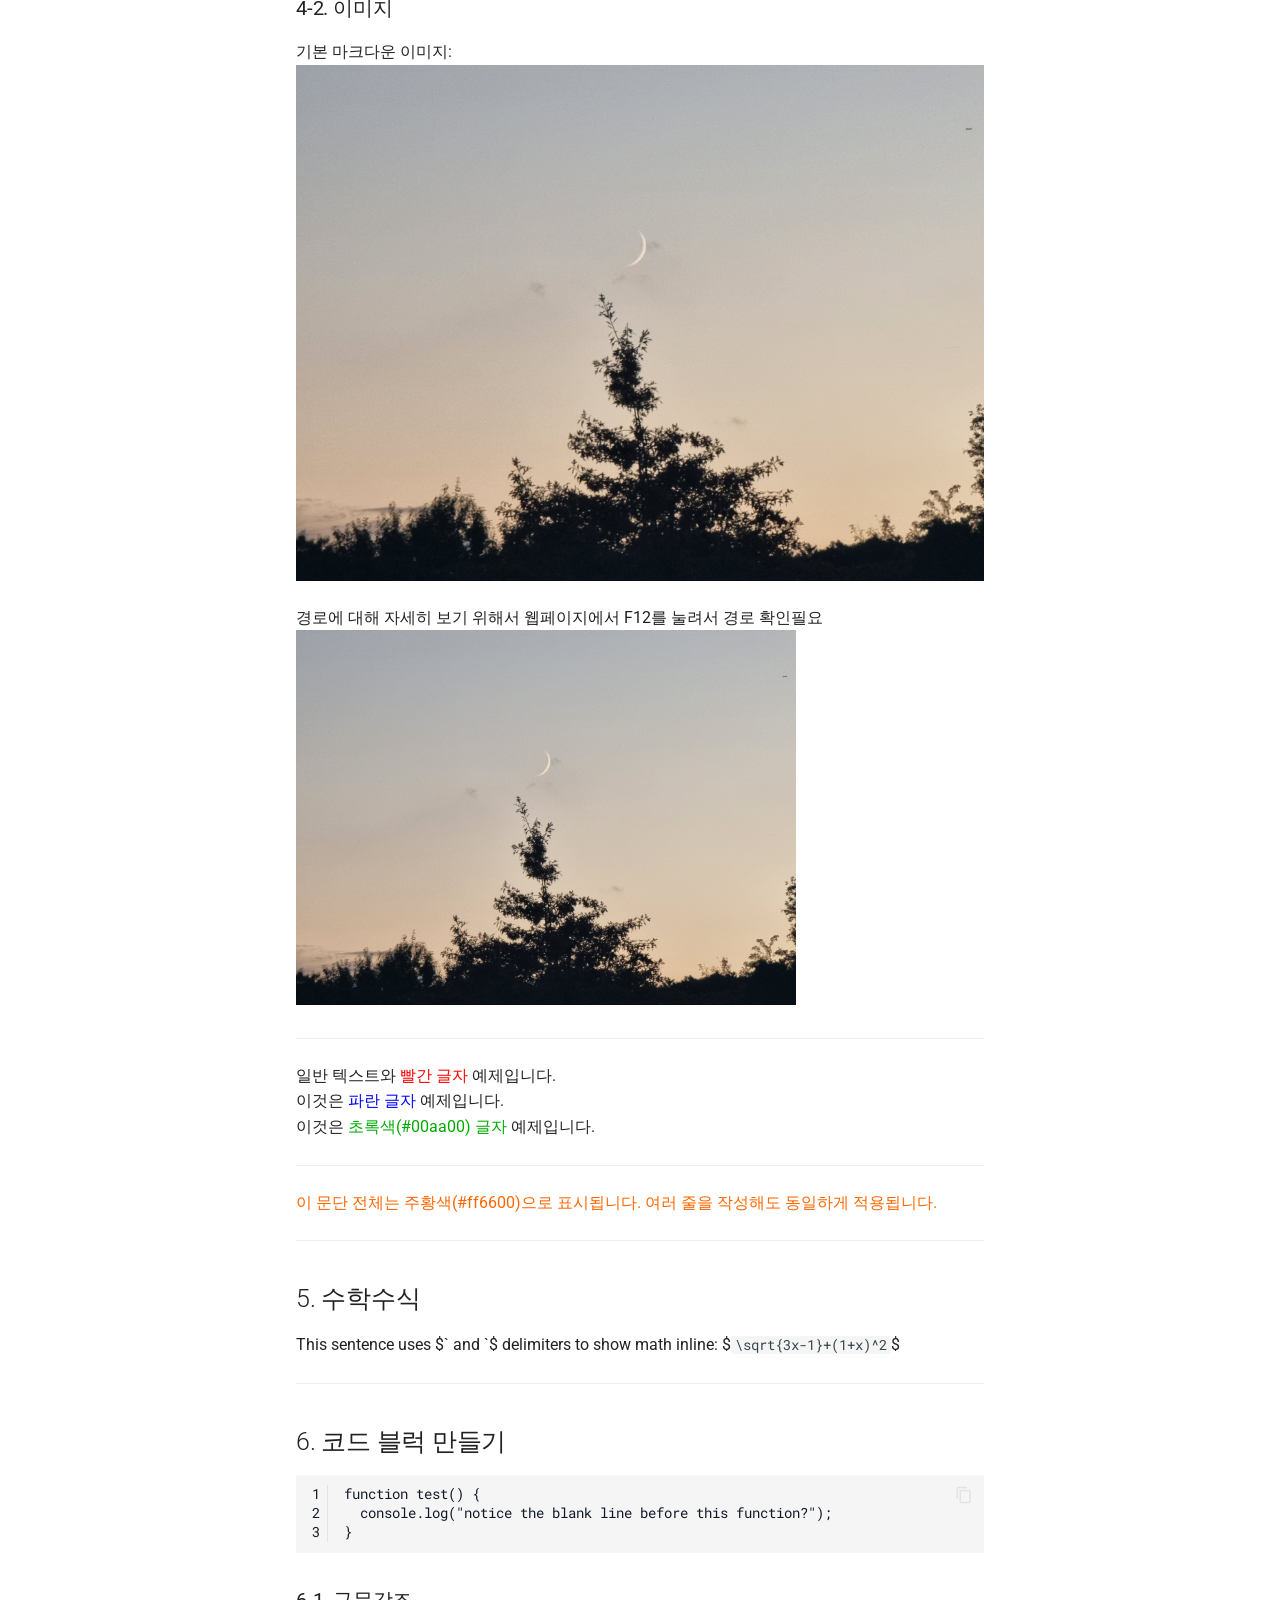
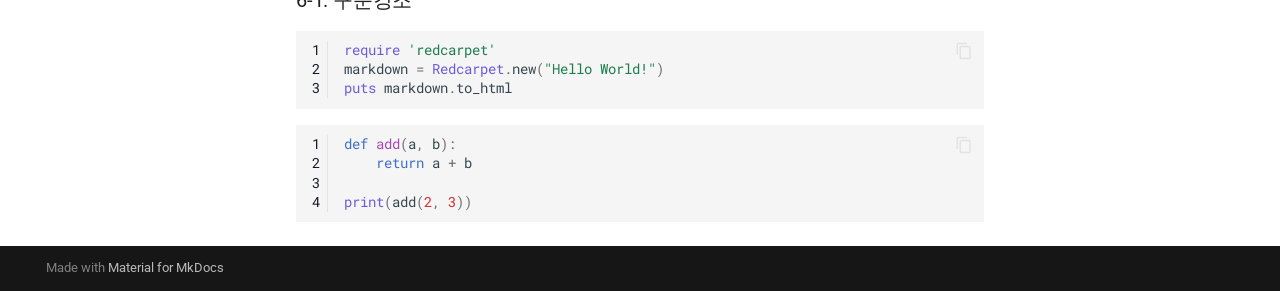
<file: 03_Markdown_guide/index.html>
<!doctype html>
<html lang="en" class="no-js">
  <head>
    
      <meta charset="utf-8">
      <meta name="viewport" content="width=device-width,initial-scale=1">
      
      
      
      
        <link rel="prev" href="../02_user_guide/">
      
      
      
        
      
      
      <link rel="icon" href="../assets/images/favicon.png">
      <meta name="generator" content="mkdocs-1.6.1, mkdocs-material-9.7.1">
    
    
      
        <title>마크다운 문서예 - 지식정리 Since:26.1.30</title>
      
    
    
      <link rel="stylesheet" href="../assets/stylesheets/main.484c7ddc.min.css">
      
        
        <link rel="stylesheet" href="../assets/stylesheets/palette.ab4e12ef.min.css">
      
      


    
    
      
    
    
      
        
        
        <link rel="preconnect" href="https://fonts.gstatic.com" crossorigin>
        <link rel="stylesheet" href="https://fonts.googleapis.com/css?family=Roboto:300,300i,400,400i,700,700i%7CRoboto+Mono:400,400i,700,700i&display=fallback">
        <style>:root{--md-text-font:"Roboto";--md-code-font:"Roboto Mono"}</style>
      
    
    
      <link rel="stylesheet" href="../stylesheets/extra.css">
    
    <script>__md_scope=new URL("..",location),__md_hash=e=>[...e].reduce(((e,_)=>(e<<5)-e+_.charCodeAt(0)),0),__md_get=(e,_=localStorage,t=__md_scope)=>JSON.parse(_.getItem(t.pathname+"."+e)),__md_set=(e,_,t=localStorage,a=__md_scope)=>{try{t.setItem(a.pathname+"."+e,JSON.stringify(_))}catch(e){}}</script>
    
      

    
    
  </head>
  
  
    
    
      
    
    
    
    
    <body dir="ltr" data-md-color-scheme="default" data-md-color-primary="blue" data-md-color-accent="blue">
  
    
    <input class="md-toggle" data-md-toggle="drawer" type="checkbox" id="__drawer" autocomplete="off">
    <input class="md-toggle" data-md-toggle="search" type="checkbox" id="__search" autocomplete="off">
    <label class="md-overlay" for="__drawer"></label>
    <div data-md-component="skip">
      
        
        <a href="#markdown" class="md-skip">
          Skip to content
        </a>
      
    </div>
    <div data-md-component="announce">
      
    </div>
    
    
      

  

<header class="md-header md-header--shadow" data-md-component="header">
  <nav class="md-header__inner md-grid" aria-label="Header">
    <a href=".." title="지식정리 Since:26.1.30" class="md-header__button md-logo" aria-label="지식정리 Since:26.1.30" data-md-component="logo">
      
  
  <svg xmlns="http://www.w3.org/2000/svg" viewBox="0 0 24 24"><path d="M12 8a3 3 0 0 0 3-3 3 3 0 0 0-3-3 3 3 0 0 0-3 3 3 3 0 0 0 3 3m0 3.54C9.64 9.35 6.5 8 3 8v11c3.5 0 6.64 1.35 9 3.54 2.36-2.19 5.5-3.54 9-3.54V8c-3.5 0-6.64 1.35-9 3.54"/></svg>

    </a>
    <label class="md-header__button md-icon" for="__drawer">
      
      <svg xmlns="http://www.w3.org/2000/svg" viewBox="0 0 24 24"><path d="M3 6h18v2H3zm0 5h18v2H3zm0 5h18v2H3z"/></svg>
    </label>
    <div class="md-header__title" data-md-component="header-title">
      <div class="md-header__ellipsis">
        <div class="md-header__topic">
          <span class="md-ellipsis">
            지식정리 Since:26.1.30
          </span>
        </div>
        <div class="md-header__topic" data-md-component="header-topic">
          <span class="md-ellipsis">
            
              마크다운 문서예
            
          </span>
        </div>
      </div>
    </div>
    
      
        <form class="md-header__option" data-md-component="palette">
  
    
    
    
    <input class="md-option" data-md-color-media="" data-md-color-scheme="default" data-md-color-primary="blue" data-md-color-accent="blue"  aria-hidden="true"  type="radio" name="__palette" id="__palette_0">
    
  
    
    
    
    <input class="md-option" data-md-color-media="" data-md-color-scheme="slate" data-md-color-primary="blue" data-md-color-accent="blue"  aria-label="Switch to light mode"  type="radio" name="__palette" id="__palette_1">
    
      <label class="md-header__button md-icon" title="Switch to light mode" for="__palette_0" hidden>
        <svg xmlns="http://www.w3.org/2000/svg" viewBox="0 0 24 24"><path d="M12 18c-.89 0-1.74-.2-2.5-.55C11.56 16.5 13 14.42 13 12s-1.44-4.5-3.5-5.45C10.26 6.2 11.11 6 12 6a6 6 0 0 1 6 6 6 6 0 0 1-6 6m8-9.31V4h-4.69L12 .69 8.69 4H4v4.69L.69 12 4 15.31V20h4.69L12 23.31 15.31 20H20v-4.69L23.31 12z"/></svg>
      </label>
    
  
</form>
      
    
    
      <script>var palette=__md_get("__palette");if(palette&&palette.color){if("(prefers-color-scheme)"===palette.color.media){var media=matchMedia("(prefers-color-scheme: light)"),input=document.querySelector(media.matches?"[data-md-color-media='(prefers-color-scheme: light)']":"[data-md-color-media='(prefers-color-scheme: dark)']");palette.color.media=input.getAttribute("data-md-color-media"),palette.color.scheme=input.getAttribute("data-md-color-scheme"),palette.color.primary=input.getAttribute("data-md-color-primary"),palette.color.accent=input.getAttribute("data-md-color-accent")}for(var[key,value]of Object.entries(palette.color))document.body.setAttribute("data-md-color-"+key,value)}</script>
    
    
    
      
      
        <label class="md-header__button md-icon" for="__search">
          
          <svg xmlns="http://www.w3.org/2000/svg" viewBox="0 0 24 24"><path d="M9.5 3A6.5 6.5 0 0 1 16 9.5c0 1.61-.59 3.09-1.56 4.23l.27.27h.79l5 5-1.5 1.5-5-5v-.79l-.27-.27A6.52 6.52 0 0 1 9.5 16 6.5 6.5 0 0 1 3 9.5 6.5 6.5 0 0 1 9.5 3m0 2C7 5 5 7 5 9.5S7 14 9.5 14 14 12 14 9.5 12 5 9.5 5"/></svg>
        </label>
        <div class="md-search" data-md-component="search" role="dialog">
  <label class="md-search__overlay" for="__search"></label>
  <div class="md-search__inner" role="search">
    <form class="md-search__form" name="search">
      <input type="text" class="md-search__input" name="query" aria-label="Search" placeholder="Search" autocapitalize="off" autocorrect="off" autocomplete="off" spellcheck="false" data-md-component="search-query" required>
      <label class="md-search__icon md-icon" for="__search">
        
        <svg xmlns="http://www.w3.org/2000/svg" viewBox="0 0 24 24"><path d="M9.5 3A6.5 6.5 0 0 1 16 9.5c0 1.61-.59 3.09-1.56 4.23l.27.27h.79l5 5-1.5 1.5-5-5v-.79l-.27-.27A6.52 6.52 0 0 1 9.5 16 6.5 6.5 0 0 1 3 9.5 6.5 6.5 0 0 1 9.5 3m0 2C7 5 5 7 5 9.5S7 14 9.5 14 14 12 14 9.5 12 5 9.5 5"/></svg>
        
        <svg xmlns="http://www.w3.org/2000/svg" viewBox="0 0 24 24"><path d="M20 11v2H8l5.5 5.5-1.42 1.42L4.16 12l7.92-7.92L13.5 5.5 8 11z"/></svg>
      </label>
      <nav class="md-search__options" aria-label="Search">
        
        <button type="reset" class="md-search__icon md-icon" title="Clear" aria-label="Clear" tabindex="-1">
          
          <svg xmlns="http://www.w3.org/2000/svg" viewBox="0 0 24 24"><path d="M19 6.41 17.59 5 12 10.59 6.41 5 5 6.41 10.59 12 5 17.59 6.41 19 12 13.41 17.59 19 19 17.59 13.41 12z"/></svg>
        </button>
      </nav>
      
    </form>
    <div class="md-search__output">
      <div class="md-search__scrollwrap" tabindex="0" data-md-scrollfix>
        <div class="md-search-result" data-md-component="search-result">
          <div class="md-search-result__meta">
            Initializing search
          </div>
          <ol class="md-search-result__list" role="presentation"></ol>
        </div>
      </div>
    </div>
  </div>
</div>
      
    
    
  </nav>
  
</header>
    
    <div class="md-container" data-md-component="container">
      
      
        
          
        
      
      <main class="md-main" data-md-component="main">
        <div class="md-main__inner md-grid">
          
            
              
              <div class="md-sidebar md-sidebar--primary" data-md-component="sidebar" data-md-type="navigation" >
                <div class="md-sidebar__scrollwrap">
                  <div class="md-sidebar__inner">
                    



<nav class="md-nav md-nav--primary" aria-label="Navigation" data-md-level="0">
  <label class="md-nav__title" for="__drawer">
    <a href=".." title="지식정리 Since:26.1.30" class="md-nav__button md-logo" aria-label="지식정리 Since:26.1.30" data-md-component="logo">
      
  
  <svg xmlns="http://www.w3.org/2000/svg" viewBox="0 0 24 24"><path d="M12 8a3 3 0 0 0 3-3 3 3 0 0 0-3-3 3 3 0 0 0-3 3 3 3 0 0 0 3 3m0 3.54C9.64 9.35 6.5 8 3 8v11c3.5 0 6.64 1.35 9 3.54 2.36-2.19 5.5-3.54 9-3.54V8c-3.5 0-6.64 1.35-9 3.54"/></svg>

    </a>
    지식정리 Since:26.1.30
  </label>
  
  <ul class="md-nav__list" data-md-scrollfix>
    
      
      
  
  
  
  
    <li class="md-nav__item">
      <a href=".." class="md-nav__link">
        
  
  
  <span class="md-ellipsis">
    
  
    Home
  

    
  </span>
  
  

      </a>
    </li>
  

    
      
      
  
  
    
  
  
  
    
    
    
    
    
    <li class="md-nav__item md-nav__item--active md-nav__item--nested">
      
        
        
        <input class="md-nav__toggle md-toggle " type="checkbox" id="__nav_2" checked>
        
          
          <label class="md-nav__link" for="__nav_2" id="__nav_2_label" tabindex="0">
            
  
  
  <span class="md-ellipsis">
    
  
    User Guide
  

    
  </span>
  
  

            <span class="md-nav__icon md-icon"></span>
          </label>
        
        <nav class="md-nav" data-md-level="1" aria-labelledby="__nav_2_label" aria-expanded="true">
          <label class="md-nav__title" for="__nav_2">
            <span class="md-nav__icon md-icon"></span>
            
  
    User Guide
  

          </label>
          <ul class="md-nav__list" data-md-scrollfix>
            
              
                
  
  
  
  
    <li class="md-nav__item">
      <a href="../01_PyCom/" class="md-nav__link">
        
  
  
  <span class="md-ellipsis">
    
  
    테스트1
  

    
  </span>
  
  

      </a>
    </li>
  

              
            
              
                
  
  
  
  
    <li class="md-nav__item">
      <a href="../02_user_guide/" class="md-nav__link">
        
  
  
  <span class="md-ellipsis">
    
  
    테스트2
  

    
  </span>
  
  

      </a>
    </li>
  

              
            
              
                
  
  
    
  
  
  
    <li class="md-nav__item md-nav__item--active">
      
      <input class="md-nav__toggle md-toggle" type="checkbox" id="__toc">
      
      
        
      
      
        <label class="md-nav__link md-nav__link--active" for="__toc">
          
  
  
  <span class="md-ellipsis">
    
  
    마크다운 문서예
  

    
  </span>
  
  

          <span class="md-nav__icon md-icon"></span>
        </label>
      
      <a href="./" class="md-nav__link md-nav__link--active">
        
  
  
  <span class="md-ellipsis">
    
  
    마크다운 문서예
  

    
  </span>
  
  

      </a>
      
        

<nav class="md-nav md-nav--secondary" aria-label="Table of contents">
  
  
  
    
  
  
    <label class="md-nav__title" for="__toc">
      <span class="md-nav__icon md-icon"></span>
      Table of contents
    </label>
    <ul class="md-nav__list" data-md-component="toc" data-md-scrollfix>
      
        <li class="md-nav__item">
  <a href="#1-heading" class="md-nav__link">
    <span class="md-ellipsis">
      
        1. 제목(Heading)
      
    </span>
  </a>
  
</li>
      
    </ul>
  
</nav>
      
    </li>
  

              
            
          </ul>
        </nav>
      
    </li>
  

    
  </ul>
</nav>
                  </div>
                </div>
              </div>
            
            
              
              <div class="md-sidebar md-sidebar--secondary" data-md-component="sidebar" data-md-type="toc" >
                <div class="md-sidebar__scrollwrap">
                  <div class="md-sidebar__inner">
                    

<nav class="md-nav md-nav--secondary" aria-label="Table of contents">
  
  
  
    
  
  
    <label class="md-nav__title" for="__toc">
      <span class="md-nav__icon md-icon"></span>
      Table of contents
    </label>
    <ul class="md-nav__list" data-md-component="toc" data-md-scrollfix>
      
        <li class="md-nav__item">
  <a href="#1-heading" class="md-nav__link">
    <span class="md-ellipsis">
      
        1. 제목(Heading)
      
    </span>
  </a>
  
</li>
      
    </ul>
  
</nav>
                  </div>
                </div>
              </div>
            
          
          
            <div class="md-content" data-md-component="content">
              
              <article class="md-content__inner md-typeset">
                
                  



<h1 id="markdown">마크다운(Markdown) 주요 문법 예제</h1>
<h2 id="1-heading">1. 제목(Heading)</h2>
<h1 id="h1">H1 제목</h1>
<h2 id="h2">H2 제목</h2>
<h3 id="h3">H3 제목</h3>
<h4 id="h4">H4 제목</h4>
<h5 id="h5">H5 제목</h5>
<h6 id="h6">H6 제목</h6>
<hr />
<h2 id="2">2. 글자 스타일</h2>
<p>일반 글자<br />
<strong>굵게(Bold)</strong><br />
<em>기울임(Italic)</em><br />
<strong><em>굵게 + 기울임</em></strong><br />
\~\~취소선(Strikethrough)\~\~</p>
<hr />
<h2 id="3-list">3. 목록(List)</h2>
<h3 id="3-1-unordered-list">3-1. 순서 없는 목록 (Unordered List)</h3>
<ul>
<li>항목 1</li>
<li>항목 2</li>
<li>하위 항목 2-1</li>
<li>하위 항목 2-2<ul>
<li>하위 항목 2-2-1</li>
</ul>
</li>
<li>항목 3</li>
</ul>
<h3 id="3-2-ordered-list">3-2. 순서 있는 목록 (Ordered List)</h3>
<ol>
<li>첫 번째</li>
<li>두 번째</li>
<li>세 번째</li>
<li>서브 3-1</li>
<li>서브 3-2</li>
</ol>
<hr />
<h2 id="4-link-image">4. 링크(Link)와 이미지(Image)</h2>
<h3 id="4-1">4-1. 링크</h3>
<p><a href="https://github.com">GitHub</a><br />
<a href="https://www.naver.com" title="네이버로 이동">네이버</a></p>
<h3 id="4-2">4-2. 이미지</h3>
<p>기본 마크다운 이미지:
<img alt="대체 텍스트" src="../image/01/abc.jpg" /></p>
<p>경로에 대해 자세히 보기 위해서 웹페이지에서 F12를 눌려서 경로 확인필요
<img src="../image/01/abc.jpg" width="500" height="300" alt="이미지 설명"></p>
<hr />
<p>일반 텍스트와 <span style="color:red">빨간 글자</span> 예제입니다.<br />
이것은 <span style="color:blue">파란 글자</span> 예제입니다.<br />
이것은 <span style="color:#00aa00">초록색(#00aa00) 글자</span> 예제입니다.</p>
<hr />
<div style="color:#ff6600">
이 문단 전체는 주황색(#ff6600)으로 표시됩니다.  
여러 줄을 작성해도 동일하게 적용됩니다.
</div>

<hr />
<h2 id="5">5. 수학수식</h2>
<p>This sentence uses $` and `$ delimiters to show math inline: $<code>\sqrt{3x-1}+(1+x)^2</code>$</p>
<hr />
<h2 id="6">6. 코드 블럭 만들기</h2>
<div class="highlight"><table class="highlighttable"><tr><td class="linenos"><div class="linenodiv"><pre><span></span><span class="normal"><a href="#__codelineno-0-1">1</a></span>
<span class="normal"><a href="#__codelineno-0-2">2</a></span>
<span class="normal"><a href="#__codelineno-0-3">3</a></span></pre></div></td><td class="code"><div><pre><span></span><code><a id="__codelineno-0-1" name="__codelineno-0-1"></a>function test() {
<a id="__codelineno-0-2" name="__codelineno-0-2"></a>  console.log(&quot;notice the blank line before this function?&quot;);
<a id="__codelineno-0-3" name="__codelineno-0-3"></a>}
</code></pre></div></td></tr></table></div>
<h3 id="6-1">6-1. 구문강조</h3>
<div class="highlight"><table class="highlighttable"><tr><td class="linenos"><div class="linenodiv"><pre><span></span><span class="normal"><a href="#__codelineno-1-1">1</a></span>
<span class="normal"><a href="#__codelineno-1-2">2</a></span>
<span class="normal"><a href="#__codelineno-1-3">3</a></span></pre></div></td><td class="code"><div><pre><span></span><code><a id="__codelineno-1-1" name="__codelineno-1-1"></a><span class="nb">require</span><span class="w"> </span><span class="s1">&#39;redcarpet&#39;</span>
<a id="__codelineno-1-2" name="__codelineno-1-2"></a><span class="n">markdown</span><span class="w"> </span><span class="o">=</span><span class="w"> </span><span class="no">Redcarpet</span><span class="o">.</span><span class="n">new</span><span class="p">(</span><span class="s2">&quot;Hello World!&quot;</span><span class="p">)</span>
<a id="__codelineno-1-3" name="__codelineno-1-3"></a><span class="nb">puts</span><span class="w"> </span><span class="n">markdown</span><span class="o">.</span><span class="n">to_html</span>
</code></pre></div></td></tr></table></div>
<div class="highlight"><table class="highlighttable"><tr><td class="linenos"><div class="linenodiv"><pre><span></span><span class="normal"><a href="#__codelineno-2-1">1</a></span>
<span class="normal"><a href="#__codelineno-2-2">2</a></span>
<span class="normal"><a href="#__codelineno-2-3">3</a></span>
<span class="normal"><a href="#__codelineno-2-4">4</a></span></pre></div></td><td class="code"><div><pre><span></span><code><a id="__codelineno-2-1" name="__codelineno-2-1"></a><span class="k">def</span><span class="w"> </span><span class="nf">add</span><span class="p">(</span><span class="n">a</span><span class="p">,</span> <span class="n">b</span><span class="p">):</span>
<a id="__codelineno-2-2" name="__codelineno-2-2"></a>    <span class="k">return</span> <span class="n">a</span> <span class="o">+</span> <span class="n">b</span>
<a id="__codelineno-2-3" name="__codelineno-2-3"></a>
<a id="__codelineno-2-4" name="__codelineno-2-4"></a><span class="nb">print</span><span class="p">(</span><span class="n">add</span><span class="p">(</span><span class="mi">2</span><span class="p">,</span> <span class="mi">3</span><span class="p">))</span>
</code></pre></div></td></tr></table></div>












                
              </article>
            </div>
          
          
<script>var target=document.getElementById(location.hash.slice(1));target&&target.name&&(target.checked=target.name.startsWith("__tabbed_"))</script>
        </div>
        
      </main>
      
        <footer class="md-footer">
  
  <div class="md-footer-meta md-typeset">
    <div class="md-footer-meta__inner md-grid">
      <div class="md-copyright">
  
  
    Made with
    <a href="https://squidfunk.github.io/mkdocs-material/" target="_blank" rel="noopener">
      Material for MkDocs
    </a>
  
</div>
      
    </div>
  </div>
</footer>
      
    </div>
    <div class="md-dialog" data-md-component="dialog">
      <div class="md-dialog__inner md-typeset"></div>
    </div>
    
    
    
      
      
      <script id="__config" type="application/json">{"annotate": null, "base": "..", "features": ["content.code.copy"], "search": "../assets/javascripts/workers/search.2c215733.min.js", "tags": null, "translations": {"clipboard.copied": "Copied to clipboard", "clipboard.copy": "Copy to clipboard", "search.result.more.one": "1 more on this page", "search.result.more.other": "# more on this page", "search.result.none": "No matching documents", "search.result.one": "1 matching document", "search.result.other": "# matching documents", "search.result.placeholder": "Type to start searching", "search.result.term.missing": "Missing", "select.version": "Select version"}, "version": null}</script>
    
    
      <script src="../assets/javascripts/bundle.79ae519e.min.js"></script>
      
    
  </body>
</html>
</file>
<file: stylesheets/extra.css>
/* Material 테마 코드블럭(라이트/다크 공통) 배경/글자색 약간 조정 */

/* 코드 블럭 영역 전체 */
.md-typeset .highlight {
  background-color: #f5f5f5 !important;  /* 박스 배경색 */
}

/* 실제 코드(pre, code)에 적용 */
.md-typeset .highlight pre,
.md-typeset .highlight code {
  background-color: transparent !important; /* 중복 배경 제거 */
  color: #111827 !important;               /* 기본 글자색 */
}
</file>
<file: assets/stylesheets/main.484c7ddc.min.css>
@charset "UTF-8";html{-webkit-text-size-adjust:none;-moz-text-size-adjust:none;text-size-adjust:none;box-sizing:border-box}*,:after,:before{box-sizing:inherit}@media (prefers-reduced-motion){*,:after,:before{transition:none!important}}body{margin:0}a,button,input,label{-webkit-tap-highlight-color:transparent}a{color:inherit;text-decoration:none}hr{border:0;box-sizing:initial;display:block;height:.05rem;overflow:visible;padding:0}small{font-size:80%}sub,sup{line-height:1em}img{border-style:none}table{border-collapse:initial;border-spacing:0}td,th{font-weight:400;vertical-align:top}button{background:#0000;border:0;font-family:inherit;font-size:inherit;margin:0;padding:0}input{border:0;outline:none}:root{--md-primary-fg-color:#4051b5;--md-primary-fg-color--light:#5d6cc0;--md-primary-fg-color--dark:#303fa1;--md-primary-bg-color:#fff;--md-primary-bg-color--light:#ffffffb3;--md-accent-fg-color:#526cfe;--md-accent-fg-color--transparent:#526cfe1a;--md-accent-bg-color:#fff;--md-accent-bg-color--light:#ffffffb3}[data-md-color-scheme=default]{color-scheme:light}[data-md-color-scheme=default] img[src$="#gh-dark-mode-only"],[data-md-color-scheme=default] img[src$="#only-dark"]{display:none}:root,[data-md-color-scheme=default]{--md-hue:225deg;--md-default-fg-color:#000000de;--md-default-fg-color--light:#0000008a;--md-default-fg-color--lighter:#00000052;--md-default-fg-color--lightest:#00000012;--md-default-bg-color:#fff;--md-default-bg-color--light:#ffffffb3;--md-default-bg-color--lighter:#ffffff4d;--md-default-bg-color--lightest:#ffffff1f;--md-code-fg-color:#36464e;--md-code-bg-color:#f5f5f5;--md-code-bg-color--light:#f5f5f5b3;--md-code-bg-color--lighter:#f5f5f54d;--md-code-hl-color:#4287ff;--md-code-hl-color--light:#4287ff1a;--md-code-hl-number-color:#d52a2a;--md-code-hl-special-color:#db1457;--md-code-hl-function-color:#a846b9;--md-code-hl-constant-color:#6e59d9;--md-code-hl-keyword-color:#3f6ec6;--md-code-hl-string-color:#1c7d4d;--md-code-hl-name-color:var(--md-code-fg-color);--md-code-hl-operator-color:var(--md-default-fg-color--light);--md-code-hl-punctuation-color:var(--md-default-fg-color--light);--md-code-hl-comment-color:var(--md-default-fg-color--light);--md-code-hl-generic-color:var(--md-default-fg-color--light);--md-code-hl-variable-color:var(--md-default-fg-color--light);--md-typeset-color:var(--md-default-fg-color);--md-typeset-a-color:var(--md-primary-fg-color);--md-typeset-del-color:#f5503d26;--md-typeset-ins-color:#0bd57026;--md-typeset-kbd-color:#fafafa;--md-typeset-kbd-accent-color:#fff;--md-typeset-kbd-border-color:#b8b8b8;--md-typeset-mark-color:#ffff0080;--md-typeset-table-color:#0000001f;--md-typeset-table-color--light:rgba(0,0,0,.035);--md-admonition-fg-color:var(--md-default-fg-color);--md-admonition-bg-color:var(--md-default-bg-color);--md-warning-fg-color:#000000de;--md-warning-bg-color:#ff9;--md-footer-fg-color:#fff;--md-footer-fg-color--light:#ffffffb3;--md-footer-fg-color--lighter:#ffffff73;--md-footer-bg-color:#000000de;--md-footer-bg-color--dark:#00000052;--md-shadow-z1:0 0.2rem 0.5rem #0000000d,0 0 0.05rem #0000001a;--md-shadow-z2:0 0.2rem 0.5rem #0000001a,0 0 0.05rem #00000040;--md-shadow-z3:0 0.2rem 0.5rem #0003,0 0 0.05rem #00000059}.md-icon svg{fill:currentcolor;display:block;height:1.2rem;width:1.2rem}body{-webkit-font-smoothing:antialiased;-moz-osx-font-smoothing:grayscale;--md-text-font-family:var(--md-text-font,_),-apple-system,BlinkMacSystemFont,Helvetica,Arial,sans-serif;--md-code-font-family:var(--md-code-font,_),SFMono-Regular,Consolas,Menlo,monospace}aside,body,input{font-feature-settings:"kern","liga";color:var(--md-typeset-color);font-family:var(--md-text-font-family)}code,kbd,pre{font-feature-settings:"kern";font-family:var(--md-code-font-family)}:root{--md-typeset-table-sort-icon:url('data:image/svg+xml;charset=utf-8,<svg xmlns="http://www.w3.org/2000/svg" viewBox="0 0 24 24"><path d="m18 21-4-4h3V7h-3l4-4 4 4h-3v10h3M2 19v-2h10v2M2 13v-2h7v2M2 7V5h4v2z"/></svg>');--md-typeset-table-sort-icon--asc:url('data:image/svg+xml;charset=utf-8,<svg xmlns="http://www.w3.org/2000/svg" viewBox="0 0 24 24"><path d="M19 17h3l-4 4-4-4h3V3h2M2 17h10v2H2M6 5v2H2V5m0 6h7v2H2z"/></svg>');--md-typeset-table-sort-icon--desc:url('data:image/svg+xml;charset=utf-8,<svg xmlns="http://www.w3.org/2000/svg" viewBox="0 0 24 24"><path d="M19 7h3l-4-4-4 4h3v14h2M2 17h10v2H2M6 5v2H2V5m0 6h7v2H2z"/></svg>')}.md-typeset{-webkit-print-color-adjust:exact;color-adjust:exact;font-size:.8rem;line-height:1.6;overflow-wrap:break-word}@media print{.md-typeset{font-size:.68rem}}.md-typeset blockquote,.md-typeset dl,.md-typeset figure,.md-typeset ol,.md-typeset pre,.md-typeset ul{margin-bottom:1em;margin-top:1em}.md-typeset h1{color:var(--md-default-fg-color--light);font-size:2em;line-height:1.3;margin:0 0 1.25em}.md-typeset h1,.md-typeset h2{font-weight:300;letter-spacing:-.01em}.md-typeset h2{font-size:1.5625em;line-height:1.4;margin:1.6em 0 .64em}.md-typeset h3{font-size:1.25em;font-weight:400;letter-spacing:-.01em;line-height:1.5;margin:1.6em 0 .8em}.md-typeset h2+h3{margin-top:.8em}.md-typeset h4{font-weight:700;letter-spacing:-.01em;margin:1em 0}.md-typeset h5,.md-typeset h6{color:var(--md-default-fg-color--light);font-size:.8em;font-weight:700;letter-spacing:-.01em;margin:1.25em 0}.md-typeset h5{text-transform:uppercase}.md-typeset h5 code{text-transform:none}.md-typeset hr{border-bottom:.05rem solid var(--md-default-fg-color--lightest);display:flow-root;margin:1.5em 0}.md-typeset a{color:var(--md-typeset-a-color);word-break:break-word}.md-typeset a,.md-typeset a:before{transition:color 125ms}.md-typeset a:focus,.md-typeset a:hover{color:var(--md-accent-fg-color)}.md-typeset a:focus code,.md-typeset a:hover code{background-color:var(--md-accent-fg-color--transparent);color:var(--md-accent-fg-color)}.md-typeset a code{color:var(--md-typeset-a-color)}.md-typeset a.focus-visible{outline-color:var(--md-accent-fg-color);outline-offset:.2rem}.md-typeset code,.md-typeset kbd,.md-typeset pre{color:var(--md-code-fg-color);direction:ltr;font-variant-ligatures:none;transition:background-color 125ms}@media print{.md-typeset code,.md-typeset kbd,.md-typeset pre{white-space:pre-wrap}}.md-typeset code{background-color:var(--md-code-bg-color);border-radius:.1rem;-webkit-box-decoration-break:clone;box-decoration-break:clone;font-size:.85em;padding:0 .2941176471em;transition:color 125ms,background-color 125ms;word-break:break-word}.md-typeset code:not(.focus-visible){-webkit-tap-highlight-color:transparent;outline:none}.md-typeset pre{display:flow-root;line-height:1.4;position:relative}.md-typeset pre>code{-webkit-box-decoration-break:slice;box-decoration-break:slice;box-shadow:none;display:block;margin:0;outline-color:var(--md-accent-fg-color);overflow:auto;padding:.7720588235em 1.1764705882em;scrollbar-color:var(--md-default-fg-color--lighter) #0000;scrollbar-width:thin;touch-action:auto;word-break:normal}.md-typeset pre>code:hover{scrollbar-color:var(--md-accent-fg-color) #0000}.md-typeset pre>code::-webkit-scrollbar{height:.2rem;width:.2rem}.md-typeset pre>code::-webkit-scrollbar-thumb{background-color:var(--md-default-fg-color--lighter)}.md-typeset pre>code::-webkit-scrollbar-thumb:hover{background-color:var(--md-accent-fg-color)}.md-typeset kbd{background-color:var(--md-typeset-kbd-color);border-radius:.1rem;box-shadow:0 .1rem 0 .05rem var(--md-typeset-kbd-border-color),0 .1rem 0 var(--md-typeset-kbd-border-color),0 -.1rem .2rem var(--md-typeset-kbd-accent-color) inset;color:var(--md-default-fg-color);display:inline-block;font-size:.75em;padding:0 .6666666667em;vertical-align:text-top;word-break:break-word}.md-typeset mark{background-color:var(--md-typeset-mark-color);-webkit-box-decoration-break:clone;box-decoration-break:clone;color:inherit;word-break:break-word}.md-typeset abbr{cursor:help;text-decoration:none}.md-typeset [data-preview],.md-typeset abbr{border-bottom:.05rem dotted var(--md-default-fg-color--light)}.md-typeset small{opacity:.75}[dir=ltr] .md-typeset sub,[dir=ltr] .md-typeset sup{margin-left:.078125em}[dir=rtl] .md-typeset sub,[dir=rtl] .md-typeset sup{margin-right:.078125em}[dir=ltr] .md-typeset blockquote{padding-left:.6rem}[dir=rtl] .md-typeset blockquote{padding-right:.6rem}[dir=ltr] .md-typeset blockquote{border-left:.2rem solid var(--md-default-fg-color--lighter)}[dir=rtl] .md-typeset blockquote{border-right:.2rem solid var(--md-default-fg-color--lighter)}.md-typeset blockquote{color:var(--md-default-fg-color--light);margin-left:0;margin-right:0}.md-typeset ul{list-style-type:disc}.md-typeset ul[type]{list-style-type:revert-layer}[dir=ltr] .md-typeset ol,[dir=ltr] .md-typeset ul{margin-left:.625em}[dir=rtl] .md-typeset ol,[dir=rtl] .md-typeset ul{margin-right:.625em}.md-typeset ol,.md-typeset ul{padding:0}.md-typeset ol:not([hidden]),.md-typeset ul:not([hidden]){display:flow-root}.md-typeset ol ol,.md-typeset ul ol{list-style-type:lower-alpha}.md-typeset ol ol ol,.md-typeset ul ol ol{list-style-type:lower-roman}.md-typeset ol ol ol ol,.md-typeset ul ol ol ol{list-style-type:upper-alpha}.md-typeset ol ol ol ol ol,.md-typeset ul ol ol ol ol{list-style-type:upper-roman}.md-typeset ol[type],.md-typeset ul[type]{list-style-type:revert-layer}[dir=ltr] .md-typeset ol li,[dir=ltr] .md-typeset ul li{margin-left:1.25em}[dir=rtl] .md-typeset ol li,[dir=rtl] .md-typeset ul li{margin-right:1.25em}.md-typeset ol li,.md-typeset ul li{margin-bottom:.5em}.md-typeset ol li blockquote,.md-typeset ol li p,.md-typeset ul li blockquote,.md-typeset ul li p{margin:.5em 0}.md-typeset ol li:last-child,.md-typeset ul li:last-child{margin-bottom:0}[dir=ltr] .md-typeset ol li ol,[dir=ltr] .md-typeset ol li ul,[dir=ltr] .md-typeset ul li ol,[dir=ltr] .md-typeset ul li ul{margin-left:.625em}[dir=rtl] .md-typeset ol li ol,[dir=rtl] .md-typeset ol li ul,[dir=rtl] .md-typeset ul li ol,[dir=rtl] .md-typeset ul li ul{margin-right:.625em}.md-typeset ol li ol,.md-typeset ol li ul,.md-typeset ul li ol,.md-typeset ul li ul{margin-bottom:.5em;margin-top:.5em}[dir=ltr] .md-typeset dd{margin-left:1.875em}[dir=rtl] .md-typeset dd{margin-right:1.875em}.md-typeset dd{margin-bottom:1.5em;margin-top:1em}.md-typeset img,.md-typeset svg,.md-typeset video{height:auto;max-width:100%}.md-typeset img[align=left]{margin:1em 1em 1em 0}.md-typeset img[align=right]{margin:1em 0 1em 1em}.md-typeset img[align]:only-child{margin-top:0}.md-typeset figure{display:flow-root;margin:1em auto;max-width:100%;text-align:center;width:fit-content}.md-typeset figure img{display:block;margin:0 auto}.md-typeset figcaption{font-style:italic;margin:1em auto;max-width:24rem}.md-typeset iframe{max-width:100%}.md-typeset table:not([class]){background-color:var(--md-default-bg-color);border:.05rem solid var(--md-typeset-table-color);border-radius:.1rem;display:inline-block;font-size:.64rem;max-width:100%;overflow:auto;touch-action:auto}@media print{.md-typeset table:not([class]){display:table}}.md-typeset table:not([class])+*{margin-top:1.5em}.md-typeset table:not([class]) td>:first-child,.md-typeset table:not([class]) th>:first-child{margin-top:0}.md-typeset table:not([class]) td>:last-child,.md-typeset table:not([class]) th>:last-child{margin-bottom:0}.md-typeset table:not([class]) td:not([align]),.md-typeset table:not([class]) th:not([align]){text-align:left}[dir=rtl] .md-typeset table:not([class]) td:not([align]),[dir=rtl] .md-typeset table:not([class]) th:not([align]){text-align:right}.md-typeset table:not([class]) th{font-weight:700;min-width:5rem;padding:.9375em 1.25em;vertical-align:top}.md-typeset table:not([class]) td{border-top:.05rem solid var(--md-typeset-table-color);padding:.9375em 1.25em;vertical-align:top}.md-typeset table:not([class]) tbody tr{transition:background-color 125ms}.md-typeset table:not([class]) tbody tr:hover{background-color:var(--md-typeset-table-color--light);box-shadow:0 .05rem 0 var(--md-default-bg-color) inset}.md-typeset table:not([class]) a{word-break:normal}.md-typeset table th[role=columnheader]{cursor:pointer}[dir=ltr] .md-typeset table th[role=columnheader]:after{margin-left:.5em}[dir=rtl] .md-typeset table th[role=columnheader]:after{margin-right:.5em}.md-typeset table th[role=columnheader]:after{content:"";display:inline-block;height:1.2em;-webkit-mask-image:var(--md-typeset-table-sort-icon);mask-image:var(--md-typeset-table-sort-icon);-webkit-mask-repeat:no-repeat;mask-repeat:no-repeat;-webkit-mask-size:contain;mask-size:contain;transition:background-color 125ms;vertical-align:text-bottom;width:1.2em}.md-typeset table th[role=columnheader]:hover:after{background-color:var(--md-default-fg-color--lighter)}.md-typeset table th[role=columnheader][aria-sort=ascending]:after{background-color:var(--md-default-fg-color--light);-webkit-mask-image:var(--md-typeset-table-sort-icon--asc);mask-image:var(--md-typeset-table-sort-icon--asc)}.md-typeset table th[role=columnheader][aria-sort=descending]:after{background-color:var(--md-default-fg-color--light);-webkit-mask-image:var(--md-typeset-table-sort-icon--desc);mask-image:var(--md-typeset-table-sort-icon--desc)}.md-typeset__scrollwrap{margin:1em -.8rem;overflow-x:auto;touch-action:auto}.md-typeset__table{display:inline-block;margin-bottom:.5em;padding:0 .8rem}@media print{.md-typeset__table{display:block}}html .md-typeset__table table{display:table;margin:0;overflow:hidden;width:100%}@media screen and (max-width:44.984375em){.md-content__inner>pre{margin:1em -.8rem}.md-content__inner>pre code{border-radius:0}}.md-typeset .md-author{border-radius:100%;display:block;flex-shrink:0;height:1.6rem;overflow:hidden;position:relative;transition:color 125ms,transform 125ms;width:1.6rem}.md-typeset .md-author img{display:block}.md-typeset .md-author--more{background:var(--md-default-fg-color--lightest);color:var(--md-default-fg-color--lighter);font-size:.6rem;font-weight:700;line-height:1.6rem;text-align:center}.md-typeset .md-author--long{height:2.4rem;width:2.4rem}.md-typeset a.md-author{transform:scale(1)}.md-typeset a.md-author img{border-radius:100%;filter:grayscale(100%) opacity(75%);transition:filter 125ms}.md-typeset a.md-author:focus,.md-typeset a.md-author:hover{transform:scale(1.1);z-index:1}.md-typeset a.md-author:focus img,.md-typeset a.md-author:hover img{filter:grayscale(0)}.md-banner{background-color:var(--md-footer-bg-color);color:var(--md-footer-fg-color);overflow:auto}@media print{.md-banner{display:none}}.md-banner--warning{background-color:var(--md-warning-bg-color);color:var(--md-warning-fg-color)}.md-banner__inner{font-size:.7rem;margin:.6rem auto;padding:0 .8rem}[dir=ltr] .md-banner__button{float:right}[dir=rtl] .md-banner__button{float:left}.md-banner__button{color:inherit;cursor:pointer;transition:opacity .25s}.no-js .md-banner__button{display:none}.md-banner__button:hover{opacity:.7}html{font-size:125%;height:100%;overflow-x:hidden}@media screen and (min-width:100em){html{font-size:137.5%}}@media screen and (min-width:125em){html{font-size:150%}}body{background-color:var(--md-default-bg-color);display:flex;flex-direction:column;font-size:.5rem;min-height:100%;position:relative;width:100%}@media print{body{display:block}}@media screen and (max-width:59.984375em){body[data-md-scrolllock]{position:fixed}}.md-grid{margin-left:auto;margin-right:auto;max-width:61rem}.md-container{display:flex;flex-direction:column;flex-grow:1}@media print{.md-container{display:block}}.md-main{flex-grow:1}.md-main__inner{display:flex;height:100%;margin-top:1.5rem}.md-ellipsis{overflow:hidden;text-overflow:ellipsis}.md-toggle{display:none}.md-option{height:0;opacity:0;position:absolute;width:0}.md-option:checked+label:not([hidden]){display:block}.md-option.focus-visible+label{outline-color:var(--md-accent-fg-color);outline-style:auto}.md-skip{background-color:var(--md-default-fg-color);border-radius:.1rem;color:var(--md-default-bg-color);font-size:.64rem;margin:.5rem;opacity:0;outline-color:var(--md-accent-fg-color);padding:.3rem .5rem;position:fixed;transform:translateY(.4rem);z-index:-1}.md-skip:focus{opacity:1;transform:translateY(0);transition:transform .25s cubic-bezier(.4,0,.2,1),opacity 175ms 75ms;z-index:10}@page{margin:25mm}:root{--md-clipboard-icon:url('data:image/svg+xml;charset=utf-8,<svg xmlns="http://www.w3.org/2000/svg" viewBox="0 0 24 24"><path d="M19 21H8V7h11m0-2H8a2 2 0 0 0-2 2v14a2 2 0 0 0 2 2h11a2 2 0 0 0 2-2V7a2 2 0 0 0-2-2m-3-4H4a2 2 0 0 0-2 2v14h2V3h12z"/></svg>')}.md-clipboard{border-radius:.1rem;color:var(--md-default-fg-color--lightest);cursor:pointer;height:1.5em;outline-color:var(--md-accent-fg-color);outline-offset:.1rem;transition:color .25s;width:1.5em;z-index:1}@media print{.md-clipboard{display:none}}.md-clipboard:not(.focus-visible){-webkit-tap-highlight-color:transparent;outline:none}:hover>.md-clipboard{color:var(--md-default-fg-color--light)}.md-clipboard:focus,.md-clipboard:hover{color:var(--md-accent-fg-color)}.md-clipboard:after{background-color:currentcolor;content:"";display:block;height:1.125em;margin:0 auto;-webkit-mask-image:var(--md-clipboard-icon);mask-image:var(--md-clipboard-icon);-webkit-mask-position:center;mask-position:center;-webkit-mask-repeat:no-repeat;mask-repeat:no-repeat;-webkit-mask-size:contain;mask-size:contain;width:1.125em}.md-clipboard--inline{cursor:pointer}.md-clipboard--inline code{transition:color .25s,background-color .25s}.md-clipboard--inline:focus code,.md-clipboard--inline:hover code{background-color:var(--md-accent-fg-color--transparent);color:var(--md-accent-fg-color)}:root{--md-code-select-icon:url('data:image/svg+xml;charset=utf-8,<svg xmlns="http://www.w3.org/2000/svg" viewBox="0 0 24 24"><path d="M19 19h-4v2h4c1.1 0 2-.9 2-2v-4h-2m0-12h-4v2h4v4h2V5c0-1.1-.9-2-2-2M5 5h4V3H5c-1.1 0-2 .9-2 2v4h2m0 6H3v4c0 1.1.9 2 2 2h4v-2H5zm2-4h2v2H7zm4 0h2v2h-2zm4 0h2v2h-2zM7 7h2v2H7zm4 0h2v2h-2zm4 0h2v2h-2zm-8 8h2v2H7zm4 0h2v2h-2zm4 0h2v2h-2z"/></svg>');--md-code-copy-icon:url('data:image/svg+xml;charset=utf-8,<svg xmlns="http://www.w3.org/2000/svg" viewBox="0 0 24 24"><path d="M19 21H8V7h11m0-2H8a2 2 0 0 0-2 2v14a2 2 0 0 0 2 2h11a2 2 0 0 0 2-2V7a2 2 0 0 0-2-2m-3-4H4a2 2 0 0 0-2 2v14h2V3h12z"/></svg>')}.md-typeset .md-code__content{display:grid}.md-code__nav{background-color:var(--md-code-bg-color--lighter);border-radius:.1rem;display:flex;gap:.2rem;padding:.2rem;position:absolute;right:.25em;top:.25em;transition:background-color .25s;z-index:1}:hover>.md-code__nav{background-color:var(--md-code-bg-color--light)}.md-code__button{color:var(--md-default-fg-color--lightest);cursor:pointer;display:block;height:1.5em;outline-color:var(--md-accent-fg-color);outline-offset:.1rem;transition:color .25s;width:1.5em}:hover>*>.md-code__button{color:var(--md-default-fg-color--light)}.md-code__button.focus-visible,.md-code__button:hover{color:var(--md-accent-fg-color)}.md-code__button--active{color:var(--md-default-fg-color)!important}.md-code__button:after{background-color:currentcolor;content:"";display:block;height:1.125em;margin:0 auto;-webkit-mask-position:center;mask-position:center;-webkit-mask-repeat:no-repeat;mask-repeat:no-repeat;-webkit-mask-size:contain;mask-size:contain;width:1.125em}.md-code__button[data-md-type=select]:after{-webkit-mask-image:var(--md-code-select-icon);mask-image:var(--md-code-select-icon)}.md-code__button[data-md-type=copy]:after{-webkit-mask-image:var(--md-code-copy-icon);mask-image:var(--md-code-copy-icon)}@keyframes consent{0%{opacity:0;transform:translateY(100%)}to{opacity:1;transform:translateY(0)}}@keyframes overlay{0%{opacity:0}to{opacity:1}}.md-consent__overlay{animation:overlay .25s both;-webkit-backdrop-filter:blur(.1rem);backdrop-filter:blur(.1rem);background-color:#0000008a;height:100%;opacity:1;position:fixed;top:0;width:100%;z-index:5}.md-consent__inner{animation:consent .5s cubic-bezier(.1,.7,.1,1) both;background-color:var(--md-default-bg-color);border:0;border-radius:.1rem;bottom:0;box-shadow:0 0 .2rem #0000001a,0 .2rem .4rem #0003;max-height:100%;overflow:auto;padding:0;position:fixed;width:100%;z-index:5}.md-consent__form{padding:.8rem}.md-consent__settings{display:none;margin:1em 0}input:checked+.md-consent__settings{display:block}.md-consent__controls{margin-bottom:.8rem}.md-typeset .md-consent__controls .md-button{display:inline}@media screen and (max-width:44.984375em){.md-typeset .md-consent__controls .md-button{display:block;margin-top:.4rem;text-align:center;width:100%}}.md-consent label{cursor:pointer}.md-content{flex-grow:1;min-width:0}.md-content__inner{margin:0 .8rem 1.2rem;padding-top:.6rem}@media screen and (min-width:76.25em){[dir=ltr] .md-sidebar--primary:not([hidden])~.md-content>.md-content__inner{margin-left:1.2rem}[dir=ltr] .md-sidebar--secondary:not([hidden])~.md-content>.md-content__inner,[dir=rtl] .md-sidebar--primary:not([hidden])~.md-content>.md-content__inner{margin-right:1.2rem}[dir=rtl] .md-sidebar--secondary:not([hidden])~.md-content>.md-content__inner{margin-left:1.2rem}}.md-content__inner:before{content:"";display:block;height:.4rem}.md-content__inner>:last-child{margin-bottom:0}[dir=ltr] .md-content__button{float:right}[dir=rtl] .md-content__button{float:left}[dir=ltr] .md-content__button{margin-left:.4rem}[dir=rtl] .md-content__button{margin-right:.4rem}.md-content__button{margin:.4rem 0;padding:0}@media print{.md-content__button{display:none}}.md-typeset .md-content__button{color:var(--md-default-fg-color--lighter)}.md-content__button svg{display:inline;vertical-align:top}[dir=rtl] .md-content__button svg{transform:scaleX(-1)}[dir=ltr] .md-dialog{right:.8rem}[dir=rtl] .md-dialog{left:.8rem}.md-dialog{background-color:var(--md-default-fg-color);border-radius:.1rem;bottom:.8rem;box-shadow:var(--md-shadow-z3);min-width:11.1rem;opacity:0;padding:.4rem .6rem;pointer-events:none;position:fixed;transform:translateY(100%);transition:transform 0ms .4s,opacity .4s;z-index:4}@media print{.md-dialog{display:none}}.md-dialog--active{opacity:1;pointer-events:auto;transform:translateY(0);transition:transform .4s cubic-bezier(.075,.85,.175,1),opacity .4s}.md-dialog__inner{color:var(--md-default-bg-color);font-size:.7rem}.md-feedback{margin:2em 0 1em;text-align:center}.md-feedback fieldset{border:none;margin:0;padding:0}.md-feedback__title{font-weight:700;margin:1em auto}.md-feedback__inner{position:relative}.md-feedback__list{display:flex;flex-wrap:wrap;place-content:baseline center;position:relative}.md-feedback__list:hover .md-icon:not(:disabled){color:var(--md-default-fg-color--lighter)}:disabled .md-feedback__list{min-height:1.8rem}.md-feedback__icon{color:var(--md-default-fg-color--light);cursor:pointer;flex-shrink:0;margin:0 .1rem;transition:color 125ms}.md-feedback__icon:not(:disabled).md-icon:hover{color:var(--md-accent-fg-color)}.md-feedback__icon:disabled{color:var(--md-default-fg-color--lightest);pointer-events:none}.md-feedback__note{opacity:0;position:relative;transform:translateY(.4rem);transition:transform .4s cubic-bezier(.1,.7,.1,1),opacity .15s}.md-feedback__note>*{margin:0 auto;max-width:16rem}:disabled .md-feedback__note{opacity:1;transform:translateY(0)}@media print{.md-feedback{display:none}}.md-footer{background-color:var(--md-footer-bg-color);color:var(--md-footer-fg-color)}@media print{.md-footer{display:none}}.md-footer__inner{justify-content:space-between;overflow:auto;padding:.2rem}.md-footer__inner:not([hidden]){display:flex}.md-footer__link{align-items:end;display:flex;flex-grow:0.01;margin-bottom:.4rem;margin-top:1rem;max-width:100%;outline-color:var(--md-accent-fg-color);overflow:hidden;transition:opacity .25s}.md-footer__link:focus,.md-footer__link:hover{opacity:.7}[dir=rtl] .md-footer__link svg{transform:scaleX(-1)}@media screen and (max-width:44.984375em){.md-footer__link--prev{flex-shrink:0}.md-footer__link--prev .md-footer__title{display:none}}[dir=ltr] .md-footer__link--next{margin-left:auto}[dir=rtl] .md-footer__link--next{margin-right:auto}.md-footer__link--next{text-align:right}[dir=rtl] .md-footer__link--next{text-align:left}.md-footer__title{flex-grow:1;font-size:.9rem;margin-bottom:.7rem;max-width:calc(100% - 2.4rem);padding:0 1rem;white-space:nowrap}.md-footer__button{margin:.2rem;padding:.4rem}.md-footer__direction{font-size:.64rem;opacity:.7}.md-footer-meta{background-color:var(--md-footer-bg-color--dark)}.md-footer-meta__inner{display:flex;flex-wrap:wrap;justify-content:space-between;padding:.2rem}html .md-footer-meta.md-typeset a{color:var(--md-footer-fg-color--light)}html .md-footer-meta.md-typeset a:focus,html .md-footer-meta.md-typeset a:hover{color:var(--md-footer-fg-color)}.md-copyright{color:var(--md-footer-fg-color--lighter);font-size:.64rem;margin:auto .6rem;padding:.4rem 0;width:100%}@media screen and (min-width:45em){.md-copyright{width:auto}}.md-copyright__highlight{color:var(--md-footer-fg-color--light)}.md-social{display:inline-flex;gap:.2rem;margin:0 .4rem;padding:.2rem 0 .6rem}@media screen and (min-width:45em){.md-social{padding:.6rem 0}}.md-social__link{display:inline-block;height:1.6rem;text-align:center;width:1.6rem}.md-social__link:before{line-height:1.9}.md-social__link svg{fill:currentcolor;max-height:.8rem;vertical-align:-25%}.md-typeset .md-button{border:.1rem solid;border-radius:.1rem;color:var(--md-primary-fg-color);cursor:pointer;display:inline-block;font-weight:700;padding:.625em 2em;transition:color 125ms,background-color 125ms,border-color 125ms}.md-typeset .md-button--primary{background-color:var(--md-primary-fg-color);border-color:var(--md-primary-fg-color);color:var(--md-primary-bg-color)}.md-typeset .md-button:focus,.md-typeset .md-button:hover{background-color:var(--md-accent-fg-color);border-color:var(--md-accent-fg-color);color:var(--md-accent-bg-color)}[dir=ltr] .md-typeset .md-input{border-top-left-radius:.1rem}[dir=ltr] .md-typeset .md-input,[dir=rtl] .md-typeset .md-input{border-top-right-radius:.1rem}[dir=rtl] .md-typeset .md-input{border-top-left-radius:.1rem}.md-typeset .md-input{border-bottom:.1rem solid var(--md-default-fg-color--lighter);box-shadow:var(--md-shadow-z1);font-size:.8rem;height:1.8rem;padding:0 .6rem;transition:border .25s,box-shadow .25s}.md-typeset .md-input:focus,.md-typeset .md-input:hover{border-bottom-color:var(--md-accent-fg-color);box-shadow:var(--md-shadow-z2)}.md-typeset .md-input--stretch{width:100%}.md-header{background-color:var(--md-primary-fg-color);box-shadow:0 0 .2rem #0000,0 .2rem .4rem #0000;color:var(--md-primary-bg-color);display:block;left:0;position:sticky;right:0;top:0;z-index:4}@media print{.md-header{display:none}}.md-header[hidden]{transform:translateY(-100%);transition:transform .25s cubic-bezier(.8,0,.6,1),box-shadow .25s}.md-header--shadow{box-shadow:0 0 .2rem #0000001a,0 .2rem .4rem #0003;transition:transform .25s cubic-bezier(.1,.7,.1,1),box-shadow .25s}.md-header__inner{align-items:center;display:flex;padding:0 .2rem}.md-header__button{color:currentcolor;cursor:pointer;margin:.2rem;outline-color:var(--md-accent-fg-color);padding:.4rem;position:relative;transition:opacity .25s;vertical-align:middle;z-index:1}.md-header__button:hover{opacity:.7}.md-header__button:not([hidden]){display:inline-block}.md-header__button:not(.focus-visible){-webkit-tap-highlight-color:transparent;outline:none}.md-header__button.md-logo{margin:.2rem;padding:.4rem}@media screen and (max-width:76.234375em){.md-header__button.md-logo{display:none}}.md-header__button.md-logo img,.md-header__button.md-logo svg{fill:currentcolor;display:block;height:1.2rem;width:auto}@media screen and (min-width:60em){.md-header__button[for=__search]{display:none}}.no-js .md-header__button[for=__search]{display:none}[dir=rtl] .md-header__button[for=__search] svg{transform:scaleX(-1)}@media screen and (min-width:76.25em){.md-header__button[for=__drawer]{display:none}}.md-header__topic{display:flex;max-width:100%;position:absolute;transition:transform .4s cubic-bezier(.1,.7,.1,1),opacity .15s;white-space:nowrap}.md-header__topic+.md-header__topic{opacity:0;pointer-events:none;transform:translateX(1.25rem);transition:transform .4s cubic-bezier(1,.7,.1,.1),opacity .15s;z-index:-1}[dir=rtl] .md-header__topic+.md-header__topic{transform:translateX(-1.25rem)}.md-header__topic:first-child{font-weight:700}[dir=ltr] .md-header__title{margin-left:1rem;margin-right:.4rem}[dir=rtl] .md-header__title{margin-left:.4rem;margin-right:1rem}.md-header__title{flex-grow:1;font-size:.9rem;height:2.4rem;line-height:2.4rem}.md-header__title--active .md-header__topic{opacity:0;pointer-events:none;transform:translateX(-1.25rem);transition:transform .4s cubic-bezier(1,.7,.1,.1),opacity .15s;z-index:-1}[dir=rtl] .md-header__title--active .md-header__topic{transform:translateX(1.25rem)}.md-header__title--active .md-header__topic+.md-header__topic{opacity:1;pointer-events:auto;transform:translateX(0);transition:transform .4s cubic-bezier(.1,.7,.1,1),opacity .15s;z-index:0}.md-header__title>.md-header__ellipsis{height:100%;position:relative;width:100%}.md-header__option{display:flex;flex-shrink:0;max-width:100%;transition:max-width 0ms .25s,opacity .25s .25s;white-space:nowrap}[data-md-toggle=search]:checked~.md-header .md-header__option{max-width:0;opacity:0;transition:max-width 0ms,opacity 0ms}.md-header__option>input{bottom:0}.md-header__source{display:none}@media screen and (min-width:60em){[dir=ltr] .md-header__source{margin-left:1rem}[dir=rtl] .md-header__source{margin-right:1rem}.md-header__source{display:block;max-width:11.7rem;width:11.7rem}}@media screen and (min-width:76.25em){[dir=ltr] .md-header__source{margin-left:1.4rem}[dir=rtl] .md-header__source{margin-right:1.4rem}}.md-meta{color:var(--md-default-fg-color--light);font-size:.7rem;line-height:1.3}.md-meta__list{display:inline-flex;flex-wrap:wrap;list-style:none;margin:0;padding:0}.md-meta__item:not(:last-child):after{content:"·";margin-left:.2rem;margin-right:.2rem}.md-meta__link{color:var(--md-typeset-a-color)}.md-meta__link:focus,.md-meta__link:hover{color:var(--md-accent-fg-color)}.md-draft{background-color:#ff1744;border-radius:.125em;color:#fff;display:inline-block;font-weight:700;padding-left:.5714285714em;padding-right:.5714285714em}:root{--md-nav-icon--prev:url('data:image/svg+xml;charset=utf-8,<svg xmlns="http://www.w3.org/2000/svg" viewBox="0 0 24 24"><path d="M20 11v2H8l5.5 5.5-1.42 1.42L4.16 12l7.92-7.92L13.5 5.5 8 11z"/></svg>');--md-nav-icon--next:url('data:image/svg+xml;charset=utf-8,<svg xmlns="http://www.w3.org/2000/svg" viewBox="0 0 24 24"><path d="M8.59 16.58 13.17 12 8.59 7.41 10 6l6 6-6 6z"/></svg>');--md-toc-icon:url('data:image/svg+xml;charset=utf-8,<svg xmlns="http://www.w3.org/2000/svg" viewBox="0 0 24 24"><path d="M3 9h14V7H3zm0 4h14v-2H3zm0 4h14v-2H3zm16 0h2v-2h-2zm0-10v2h2V7zm0 6h2v-2h-2z"/></svg>')}.md-nav{font-size:.7rem;line-height:1.3}.md-nav__title{color:var(--md-default-fg-color--light);display:block;font-weight:700;overflow:hidden;padding:0 .6rem;text-overflow:ellipsis}.md-nav__title .md-nav__button{display:none}.md-nav__title .md-nav__button img{height:100%;width:auto}.md-nav__title .md-nav__button.md-logo img,.md-nav__title .md-nav__button.md-logo svg{fill:currentcolor;display:block;height:2.4rem;max-width:100%;object-fit:contain;width:auto}.md-nav__list{list-style:none;margin:0;padding:0}.md-nav__link{align-items:flex-start;display:flex;gap:.4rem;margin-top:.625em;scroll-snap-align:start;transition:color 125ms}.md-nav__link--passed,.md-nav__link--passed code{color:var(--md-default-fg-color--light)}.md-nav__item .md-nav__link--active,.md-nav__item .md-nav__link--active code{color:var(--md-typeset-a-color)}.md-nav__link .md-ellipsis{position:relative}.md-nav__link .md-ellipsis code{word-break:normal}[dir=ltr] .md-nav__link .md-icon:last-child{margin-left:auto}[dir=rtl] .md-nav__link .md-icon:last-child{margin-right:auto}.md-nav__link .md-typeset{font-size:.7rem;line-height:1.3}.md-nav__link svg{fill:currentcolor;flex-shrink:0;height:1.3em;position:relative}.md-nav__link[for]:focus,.md-nav__link[for]:hover,.md-nav__link[href]:focus,.md-nav__link[href]:hover{color:var(--md-accent-fg-color);cursor:pointer}.md-nav__link[for]:focus code,.md-nav__link[for]:hover code,.md-nav__link[href]:focus code,.md-nav__link[href]:hover code{background-color:var(--md-accent-fg-color--transparent);color:var(--md-accent-fg-color)}.md-nav__link.focus-visible{outline-color:var(--md-accent-fg-color);outline-offset:.2rem}.md-nav--primary .md-nav__link[for=__toc]{display:none}.md-nav--primary .md-nav__link[for=__toc] .md-icon:after{background-color:currentcolor;display:block;height:100%;-webkit-mask-image:var(--md-toc-icon);mask-image:var(--md-toc-icon);width:100%}.md-nav--primary .md-nav__link[for=__toc]~.md-nav{display:none}.md-nav__container>.md-nav__link{margin-top:0}.md-nav__container>.md-nav__link:first-child{flex-grow:1;min-width:0}.md-nav__icon{flex-shrink:0}.md-nav__source{display:none}@media screen and (max-width:76.234375em){.md-nav--primary,.md-nav--primary .md-nav{background-color:var(--md-default-bg-color);display:flex;flex-direction:column;height:100%;left:0;position:absolute;right:0;top:0;z-index:1}.md-nav--primary .md-nav__item,.md-nav--primary .md-nav__title{font-size:.8rem;line-height:1.5}.md-nav--primary .md-nav__title{background-color:var(--md-default-fg-color--lightest);color:var(--md-default-fg-color--light);cursor:pointer;height:5.6rem;line-height:2.4rem;padding:3rem .8rem .2rem;position:relative;white-space:nowrap}[dir=ltr] .md-nav--primary .md-nav__title .md-nav__icon{left:.4rem}[dir=rtl] .md-nav--primary .md-nav__title .md-nav__icon{right:.4rem}.md-nav--primary .md-nav__title .md-nav__icon{display:block;height:1.2rem;margin:.2rem;position:absolute;top:.4rem;width:1.2rem}.md-nav--primary .md-nav__title .md-nav__icon:after{background-color:currentcolor;content:"";display:block;height:100%;-webkit-mask-image:var(--md-nav-icon--prev);mask-image:var(--md-nav-icon--prev);-webkit-mask-position:center;mask-position:center;-webkit-mask-repeat:no-repeat;mask-repeat:no-repeat;-webkit-mask-size:contain;mask-size:contain;width:100%}.md-nav--primary .md-nav__title~.md-nav__list{background-color:var(--md-default-bg-color);box-shadow:0 .05rem 0 var(--md-default-fg-color--lightest) inset;overflow-y:auto;scroll-snap-type:y mandatory;touch-action:pan-y}.md-nav--primary .md-nav__title~.md-nav__list>:first-child{border-top:0}.md-nav--primary .md-nav__title[for=__drawer]{background-color:var(--md-primary-fg-color);color:var(--md-primary-bg-color);font-weight:700}.md-nav--primary .md-nav__title .md-logo{display:block;left:.2rem;margin:.2rem;padding:.4rem;position:absolute;right:.2rem;top:.2rem}.md-nav--primary .md-nav__list{flex:1}.md-nav--primary .md-nav__item{border-top:.05rem solid var(--md-default-fg-color--lightest)}.md-nav--primary .md-nav__item--active>.md-nav__link{color:var(--md-typeset-a-color)}.md-nav--primary .md-nav__item--active>.md-nav__link:focus,.md-nav--primary .md-nav__item--active>.md-nav__link:hover{color:var(--md-accent-fg-color)}.md-nav--primary .md-nav__link{margin-top:0;padding:.6rem .8rem}.md-nav--primary .md-nav__link svg{margin-top:.1em}.md-nav--primary .md-nav__link>.md-nav__link{padding:0}[dir=ltr] .md-nav--primary .md-nav__link .md-nav__icon{margin-right:-.2rem}[dir=rtl] .md-nav--primary .md-nav__link .md-nav__icon{margin-left:-.2rem}.md-nav--primary .md-nav__link .md-nav__icon{font-size:1.2rem;height:1.2rem;width:1.2rem}.md-nav--primary .md-nav__link .md-nav__icon:after{background-color:currentcolor;content:"";display:block;height:100%;-webkit-mask-image:var(--md-nav-icon--next);mask-image:var(--md-nav-icon--next);-webkit-mask-position:center;mask-position:center;-webkit-mask-repeat:no-repeat;mask-repeat:no-repeat;-webkit-mask-size:contain;mask-size:contain;width:100%}[dir=rtl] .md-nav--primary .md-nav__icon:after{transform:scale(-1)}.md-nav--primary .md-nav--secondary .md-nav{background-color:initial;position:static}[dir=ltr] .md-nav--primary .md-nav--secondary .md-nav .md-nav__link{padding-left:1.4rem}[dir=rtl] .md-nav--primary .md-nav--secondary .md-nav .md-nav__link{padding-right:1.4rem}[dir=ltr] .md-nav--primary .md-nav--secondary .md-nav .md-nav .md-nav__link{padding-left:2rem}[dir=rtl] .md-nav--primary .md-nav--secondary .md-nav .md-nav .md-nav__link{padding-right:2rem}[dir=ltr] .md-nav--primary .md-nav--secondary .md-nav .md-nav .md-nav .md-nav__link{padding-left:2.6rem}[dir=rtl] .md-nav--primary .md-nav--secondary .md-nav .md-nav .md-nav .md-nav__link{padding-right:2.6rem}[dir=ltr] .md-nav--primary .md-nav--secondary .md-nav .md-nav .md-nav .md-nav .md-nav__link{padding-left:3.2rem}[dir=rtl] .md-nav--primary .md-nav--secondary .md-nav .md-nav .md-nav .md-nav .md-nav__link{padding-right:3.2rem}.md-nav--secondary{background-color:initial}.md-nav__toggle~.md-nav{display:flex;opacity:0;transform:translateX(100%);transition:transform .25s cubic-bezier(.8,0,.6,1),opacity 125ms 50ms}[dir=rtl] .md-nav__toggle~.md-nav{transform:translateX(-100%)}.md-nav__toggle:checked~.md-nav{opacity:1;transform:translateX(0);transition:transform .25s cubic-bezier(.4,0,.2,1),opacity 125ms 125ms}.md-nav__toggle:checked~.md-nav>.md-nav__list{backface-visibility:hidden}}@media screen and (max-width:59.984375em){.md-nav--primary .md-nav__link[for=__toc]{display:flex}.md-nav--primary .md-nav__link[for=__toc] .md-icon:after{content:""}.md-nav--primary .md-nav__link[for=__toc]+.md-nav__link{display:none}.md-nav--primary .md-nav__link[for=__toc]~.md-nav{display:flex}.md-nav__source{background-color:var(--md-primary-fg-color--dark);color:var(--md-primary-bg-color);display:block;padding:0 .2rem}}@media screen and (min-width:60em) and (max-width:76.234375em){.md-nav--integrated .md-nav__link[for=__toc]{display:flex}.md-nav--integrated .md-nav__link[for=__toc] .md-icon:after{content:""}.md-nav--integrated .md-nav__link[for=__toc]+.md-nav__link{display:none}.md-nav--integrated .md-nav__link[for=__toc]~.md-nav{display:flex}}@media screen and (min-width:60em){.md-nav{margin-bottom:-.4rem}.md-nav--secondary .md-nav__title{background:var(--md-default-bg-color);box-shadow:0 0 .4rem .4rem var(--md-default-bg-color);position:sticky;top:0;z-index:1}.md-nav--secondary .md-nav__title[for=__toc]{scroll-snap-align:start}.md-nav--secondary .md-nav__title .md-nav__icon{display:none}[dir=ltr] .md-nav--secondary .md-nav__list{padding-left:.6rem}[dir=rtl] .md-nav--secondary .md-nav__list{padding-right:.6rem}.md-nav--secondary .md-nav__list{padding-bottom:.4rem}[dir=ltr] .md-nav--secondary .md-nav__item>.md-nav__link{margin-right:.4rem}[dir=rtl] .md-nav--secondary .md-nav__item>.md-nav__link{margin-left:.4rem}}@media screen and (min-width:76.25em){.md-nav{margin-bottom:-.4rem;transition:max-height .25s cubic-bezier(.86,0,.07,1)}.md-nav--primary .md-nav__title{background:var(--md-default-bg-color);box-shadow:0 0 .4rem .4rem var(--md-default-bg-color);position:sticky;top:0;z-index:1}.md-nav--primary .md-nav__title[for=__drawer]{scroll-snap-align:start}.md-nav--primary .md-nav__title .md-nav__icon{display:none}[dir=ltr] .md-nav--primary .md-nav__list{padding-left:.6rem}[dir=rtl] .md-nav--primary .md-nav__list{padding-right:.6rem}.md-nav--primary .md-nav__list{padding-bottom:.4rem}[dir=ltr] .md-nav--primary .md-nav__item>.md-nav__link{margin-right:.4rem}[dir=rtl] .md-nav--primary .md-nav__item>.md-nav__link{margin-left:.4rem}.md-nav__toggle~.md-nav{display:grid;grid-template-rows:minmax(.4rem,0fr);opacity:0;transition:grid-template-rows .25s cubic-bezier(.86,0,.07,1),opacity .25s,visibility 0ms .25s;visibility:collapse}.md-nav__toggle~.md-nav>.md-nav__list{overflow:hidden}.md-nav__toggle.md-toggle--indeterminate~.md-nav,.md-nav__toggle:checked~.md-nav{grid-template-rows:minmax(.4rem,1fr);opacity:1;transition:grid-template-rows .25s cubic-bezier(.86,0,.07,1),opacity .15s .1s,visibility 0ms;visibility:visible}.md-nav__toggle.md-toggle--indeterminate~.md-nav{transition:none}.md-nav__item--nested>.md-nav>.md-nav__title{display:none}.md-nav__item--section{display:block;margin:1.25em 0}.md-nav__item--section:last-child{margin-bottom:0}.md-nav__item--section>.md-nav__link{font-weight:700}.md-nav__item--section>.md-nav__link[for]{color:var(--md-default-fg-color--light)}.md-nav__item--section>.md-nav__link:not(.md-nav__container){pointer-events:none}.md-nav__item--section>.md-nav__link .md-icon,.md-nav__item--section>.md-nav__link>[for]{display:none}[dir=ltr] .md-nav__item--section>.md-nav{margin-left:-.6rem}[dir=rtl] .md-nav__item--section>.md-nav{margin-right:-.6rem}.md-nav__item--section>.md-nav{display:block;opacity:1;visibility:visible}.md-nav__item--section>.md-nav>.md-nav__list>.md-nav__item{padding:0}.md-nav__icon{border-radius:100%;height:.9rem;transition:background-color .25s;width:.9rem}.md-nav__icon:hover{background-color:var(--md-accent-fg-color--transparent)}.md-nav__icon:after{background-color:currentcolor;border-radius:100%;content:"";display:inline-block;height:100%;-webkit-mask-image:var(--md-nav-icon--next);mask-image:var(--md-nav-icon--next);-webkit-mask-position:center;mask-position:center;-webkit-mask-repeat:no-repeat;mask-repeat:no-repeat;-webkit-mask-size:contain;mask-size:contain;transition:transform .25s;vertical-align:-.1rem;width:100%}[dir=rtl] .md-nav__icon:after{transform:rotate(180deg)}.md-nav__item--nested .md-nav__toggle:checked~.md-nav__link .md-nav__icon:after,.md-nav__item--nested .md-toggle--indeterminate~.md-nav__link .md-nav__icon:after{transform:rotate(90deg)}.md-nav--lifted>.md-nav__list>.md-nav__item,.md-nav--lifted>.md-nav__title{display:none}.md-nav--lifted>.md-nav__list>.md-nav__item--active{display:block}.md-nav--lifted>.md-nav__list>.md-nav__item--active>.md-nav__link{background:var(--md-default-bg-color);box-shadow:0 0 .4rem .4rem var(--md-default-bg-color);margin-top:0;position:sticky;top:0;z-index:1}.md-nav--lifted>.md-nav__list>.md-nav__item--active>.md-nav__link:not(.md-nav__container){pointer-events:none}.md-nav--lifted>.md-nav__list>.md-nav__item--active.md-nav__item--section{margin:0}[dir=ltr] .md-nav--lifted>.md-nav__list>.md-nav__item>.md-nav:not(.md-nav--secondary){margin-left:-.6rem}[dir=rtl] .md-nav--lifted>.md-nav__list>.md-nav__item>.md-nav:not(.md-nav--secondary){margin-right:-.6rem}.md-nav--lifted>.md-nav__list>.md-nav__item>[for]{color:var(--md-default-fg-color--light)}.md-nav--lifted .md-nav[data-md-level="1"]{grid-template-rows:minmax(.4rem,1fr);opacity:1;visibility:visible}[dir=ltr] .md-nav--integrated>.md-nav__list>.md-nav__item--active .md-nav--secondary{border-left:.05rem solid var(--md-primary-fg-color)}[dir=rtl] .md-nav--integrated>.md-nav__list>.md-nav__item--active .md-nav--secondary{border-right:.05rem solid var(--md-primary-fg-color)}.md-nav--integrated>.md-nav__list>.md-nav__item--active .md-nav--secondary{display:block;margin-bottom:1.25em;opacity:1;visibility:visible}.md-nav--integrated>.md-nav__list>.md-nav__item--active .md-nav--secondary>.md-nav__list{overflow:visible;padding-bottom:0}.md-nav--integrated>.md-nav__list>.md-nav__item--active .md-nav--secondary>.md-nav__title{display:none}}.md-pagination{font-size:.8rem;font-weight:700;gap:.4rem}.md-pagination,.md-pagination>*{align-items:center;display:flex;justify-content:center}.md-pagination>*{border-radius:.2rem;height:1.8rem;min-width:1.8rem;text-align:center}.md-pagination__current{background-color:var(--md-default-fg-color--lightest);color:var(--md-default-fg-color--light)}.md-pagination__link{transition:color 125ms,background-color 125ms}.md-pagination__link:focus,.md-pagination__link:hover{background-color:var(--md-accent-fg-color--transparent);color:var(--md-accent-fg-color)}.md-pagination__link:focus svg,.md-pagination__link:hover svg{color:var(--md-accent-fg-color)}.md-pagination__link.focus-visible{outline-color:var(--md-accent-fg-color);outline-offset:.2rem}.md-pagination__link svg{fill:currentcolor;color:var(--md-default-fg-color--lighter);display:block;max-height:100%;width:1.2rem}:root{--md-path-icon:url('data:image/svg+xml;charset=utf-8,<svg xmlns="http://www.w3.org/2000/svg" viewBox="0 0 24 24"><path d="M8.59 16.58 13.17 12 8.59 7.41 10 6l6 6-6 6z"/></svg>')}.md-path{font-size:.7rem;margin:0 .8rem;overflow:auto;padding-top:1.2rem}.md-path:not([hidden]){display:block}@media screen and (min-width:76.25em){.md-path{margin:0 1.2rem}}.md-path__list{align-items:center;display:flex;gap:.2rem;list-style:none;margin:0;padding:0}.md-path__item:not(:first-child){display:inline-flex;gap:.2rem;white-space:nowrap}.md-path__item:not(:first-child):before{background-color:var(--md-default-fg-color--lighter);content:"";display:inline;height:.8rem;-webkit-mask-image:var(--md-path-icon);mask-image:var(--md-path-icon);width:.8rem}.md-path__link{align-items:center;color:var(--md-default-fg-color--light);display:flex}.md-path__link:focus,.md-path__link:hover{color:var(--md-accent-fg-color)}:root{--md-post-pin-icon:url('data:image/svg+xml;charset=utf-8,<svg xmlns="http://www.w3.org/2000/svg" viewBox="0 0 24 24"><path d="M16 12V4h1V2H7v2h1v8l-2 2v2h5.2v6h1.6v-6H18v-2z"/></svg>')}.md-post__back{border-bottom:.05rem solid var(--md-default-fg-color--lightest);margin-bottom:1.2rem;padding-bottom:1.2rem}@media screen and (max-width:76.234375em){.md-post__back{display:none}}[dir=rtl] .md-post__back svg{transform:scaleX(-1)}.md-post__authors{display:flex;flex-direction:column;gap:.6rem;margin:0 .6rem 1.2rem}.md-post .md-post__meta a{transition:color 125ms}.md-post .md-post__meta a:focus,.md-post .md-post__meta a:hover{color:var(--md-accent-fg-color)}.md-post__title{color:var(--md-default-fg-color--light);font-weight:700}.md-post--excerpt{margin-bottom:3.2rem}.md-post--excerpt .md-post__header{align-items:center;display:flex;gap:.6rem;min-height:1.6rem}.md-post--excerpt .md-post__authors{align-items:center;display:inline-flex;flex-direction:row;gap:.2rem;margin:0;min-height:2.4rem}[dir=ltr] .md-post--excerpt .md-post__meta .md-meta__list{margin-right:.4rem}[dir=rtl] .md-post--excerpt .md-post__meta .md-meta__list{margin-left:.4rem}.md-post--excerpt .md-post__content>:first-child{--md-scroll-margin:6rem;margin-top:0}.md-post>.md-nav--secondary{margin:1em 0}.md-pin{background:var(--md-default-fg-color--lightest);border-radius:1rem;margin-top:-.05rem;padding:.2rem}.md-pin:after{background-color:currentcolor;content:"";display:block;height:.6rem;margin:0 auto;-webkit-mask-image:var(--md-post-pin-icon);mask-image:var(--md-post-pin-icon);-webkit-mask-position:center;mask-position:center;-webkit-mask-repeat:no-repeat;mask-repeat:no-repeat;-webkit-mask-size:contain;mask-size:contain;width:.6rem}.md-profile{align-items:center;display:flex;font-size:.7rem;gap:.6rem;line-height:1.4;width:100%}.md-profile__description{flex-grow:1}.md-content--post{display:flex}@media screen and (max-width:76.234375em){.md-content--post{flex-flow:column-reverse}}.md-content--post>.md-content__inner{flex-grow:1;min-width:0}@media screen and (min-width:76.25em){[dir=ltr] .md-content--post>.md-content__inner{margin-left:1.2rem}[dir=rtl] .md-content--post>.md-content__inner{margin-right:1.2rem}}@media screen and (max-width:76.234375em){.md-sidebar.md-sidebar--post{padding:0;position:static;width:100%}.md-sidebar.md-sidebar--post .md-sidebar__scrollwrap{overflow:visible}.md-sidebar.md-sidebar--post .md-sidebar__inner{padding:0}.md-sidebar.md-sidebar--post .md-post__meta{margin-left:.6rem;margin-right:.6rem}.md-sidebar.md-sidebar--post .md-nav__item{border:none;display:inline}.md-sidebar.md-sidebar--post .md-nav__list{display:inline-flex;flex-wrap:wrap;gap:.6rem;padding-bottom:.6rem;padding-top:.6rem}.md-sidebar.md-sidebar--post .md-nav__link{padding:0}.md-sidebar.md-sidebar--post .md-nav{height:auto;margin-bottom:0;position:static}}:root{--md-progress-value:0;--md-progress-delay:400ms}.md-progress{background:var(--md-primary-bg-color);height:.075rem;opacity:min(clamp(0,var(--md-progress-value),1),clamp(0,100 - var(--md-progress-value),1));position:fixed;top:0;transform:scaleX(calc(var(--md-progress-value)*1%));transform-origin:left;transition:transform .5s cubic-bezier(.19,1,.22,1),opacity .25s var(--md-progress-delay);width:100%;z-index:4}:root{--md-search-result-icon:url('data:image/svg+xml;charset=utf-8,<svg xmlns="http://www.w3.org/2000/svg" viewBox="0 0 24 24"><path d="M14 2H6a2 2 0 0 0-2 2v16a2 2 0 0 0 2 2h7c-.41-.25-.8-.56-1.14-.9-.33-.33-.61-.7-.86-1.1H6V4h7v5h5v1.18c.71.16 1.39.43 2 .82V8zm6.31 16.9c1.33-2.11.69-4.9-1.4-6.22-2.11-1.33-4.91-.68-6.22 1.4-1.34 2.11-.69 4.89 1.4 6.22 1.46.93 3.32.93 4.79.02L22 23.39 23.39 22zm-3.81.1a2.5 2.5 0 0 1-2.5-2.5 2.5 2.5 0 0 1 2.5-2.5 2.5 2.5 0 0 1 2.5 2.5 2.5 2.5 0 0 1-2.5 2.5"/></svg>')}.md-search{position:relative}@media screen and (min-width:60em){.md-search{padding:.2rem 0}}.no-js .md-search{display:none}.md-search__overlay{opacity:0;z-index:1}@media screen and (max-width:59.984375em){[dir=ltr] .md-search__overlay{left:-2.2rem}[dir=rtl] .md-search__overlay{right:-2.2rem}.md-search__overlay{background-color:var(--md-default-bg-color);border-radius:1rem;height:2rem;overflow:hidden;pointer-events:none;position:absolute;top:-1rem;transform-origin:center;transition:transform .3s .1s,opacity .2s .2s;width:2rem}[data-md-toggle=search]:checked~.md-header .md-search__overlay{opacity:1;transition:transform .4s,opacity .1s}}@media screen and (min-width:60em){[dir=ltr] .md-search__overlay{left:0}[dir=rtl] .md-search__overlay{right:0}.md-search__overlay{background-color:#0000008a;cursor:pointer;height:0;position:fixed;top:0;transition:width 0ms .25s,height 0ms .25s,opacity .25s;width:0}[data-md-toggle=search]:checked~.md-header .md-search__overlay{height:200vh;opacity:1;transition:width 0ms,height 0ms,opacity .25s;width:100%}}@media screen and (max-width:29.984375em){[data-md-toggle=search]:checked~.md-header .md-search__overlay{transform:scale(45)}}@media screen and (min-width:30em) and (max-width:44.984375em){[data-md-toggle=search]:checked~.md-header .md-search__overlay{transform:scale(60)}}@media screen and (min-width:45em) and (max-width:59.984375em){[data-md-toggle=search]:checked~.md-header .md-search__overlay{transform:scale(75)}}.md-search__inner{backface-visibility:hidden}@media screen and (max-width:59.984375em){[dir=ltr] .md-search__inner{left:0}[dir=rtl] .md-search__inner{right:0}.md-search__inner{height:0;opacity:0;overflow:hidden;position:fixed;top:0;transform:translateX(5%);transition:width 0ms .3s,height 0ms .3s,transform .15s cubic-bezier(.4,0,.2,1) .15s,opacity .15s .15s;width:0;z-index:2}[dir=rtl] .md-search__inner{transform:translateX(-5%)}[data-md-toggle=search]:checked~.md-header .md-search__inner{height:100%;opacity:1;transform:translateX(0);transition:width 0ms 0ms,height 0ms 0ms,transform .15s cubic-bezier(.1,.7,.1,1) .15s,opacity .15s .15s;width:100%}}@media screen and (min-width:60em){[dir=ltr] .md-search__inner{float:right}[dir=rtl] .md-search__inner{float:left}.md-search__inner{padding:.1rem 0;position:relative;transition:width .25s cubic-bezier(.1,.7,.1,1);width:11.7rem}}@media screen and (min-width:60em) and (max-width:76.234375em){[data-md-toggle=search]:checked~.md-header .md-search__inner{width:23.4rem}}@media screen and (min-width:76.25em){[data-md-toggle=search]:checked~.md-header .md-search__inner{width:34.4rem}}.md-search__form{background-color:var(--md-default-bg-color);box-shadow:0 0 .6rem #0000;height:2.4rem;position:relative;transition:color .25s,background-color .25s;z-index:2}@media screen and (min-width:60em){.md-search__form{background-color:#00000042;border-radius:.1rem;height:1.8rem}.md-search__form:hover{background-color:#ffffff1f}}[data-md-toggle=search]:checked~.md-header .md-search__form{background-color:var(--md-default-bg-color);border-radius:.1rem .1rem 0 0;box-shadow:0 0 .6rem #00000012;color:var(--md-default-fg-color)}[dir=ltr] .md-search__input{padding-left:3.6rem;padding-right:2.2rem}[dir=rtl] .md-search__input{padding-left:2.2rem;padding-right:3.6rem}.md-search__input{background:#0000;font-size:.9rem;height:100%;position:relative;text-overflow:ellipsis;width:100%;z-index:2}.md-search__input::placeholder{transition:color .25s}.md-search__input::placeholder,.md-search__input~.md-search__icon{color:var(--md-default-fg-color--light)}.md-search__input::-ms-clear{display:none}@media screen and (max-width:59.984375em){.md-search__input{font-size:.9rem;height:2.4rem;width:100%}}@media screen and (min-width:60em){[dir=ltr] .md-search__input{padding-left:2.2rem}[dir=rtl] .md-search__input{padding-right:2.2rem}.md-search__input{color:inherit;font-size:.8rem}.md-search__input::placeholder{color:var(--md-primary-bg-color--light)}.md-search__input+.md-search__icon{color:var(--md-primary-bg-color)}[data-md-toggle=search]:checked~.md-header .md-search__input{text-overflow:clip}[data-md-toggle=search]:checked~.md-header .md-search__input+.md-search__icon{color:var(--md-default-fg-color--light)}[data-md-toggle=search]:checked~.md-header .md-search__input::placeholder{color:#0000}}.md-search__icon{cursor:pointer;display:inline-block;height:1.2rem;transition:color .25s,opacity .25s;width:1.2rem}.md-search__icon:hover{opacity:.7}[dir=ltr] .md-search__icon[for=__search]{left:.5rem}[dir=rtl] .md-search__icon[for=__search]{right:.5rem}.md-search__icon[for=__search]{position:absolute;top:.3rem;z-index:2}[dir=rtl] .md-search__icon[for=__search] svg{transform:scaleX(-1)}@media screen and (max-width:59.984375em){[dir=ltr] .md-search__icon[for=__search]{left:.8rem}[dir=rtl] .md-search__icon[for=__search]{right:.8rem}.md-search__icon[for=__search]{top:.6rem}.md-search__icon[for=__search] svg:first-child{display:none}}@media screen and (min-width:60em){.md-search__icon[for=__search]{pointer-events:none}.md-search__icon[for=__search] svg:last-child{display:none}}[dir=ltr] .md-search__options{right:.5rem}[dir=rtl] .md-search__options{left:.5rem}.md-search__options{pointer-events:none;position:absolute;top:.3rem;z-index:2}@media screen and (max-width:59.984375em){[dir=ltr] .md-search__options{right:.8rem}[dir=rtl] .md-search__options{left:.8rem}.md-search__options{top:.6rem}}[dir=ltr] .md-search__options>.md-icon{margin-left:.2rem}[dir=rtl] .md-search__options>.md-icon{margin-right:.2rem}.md-search__options>.md-icon{color:var(--md-default-fg-color--light);opacity:0;transform:scale(.75);transition:transform .15s cubic-bezier(.1,.7,.1,1),opacity .15s}.md-search__options>.md-icon:not(.focus-visible){-webkit-tap-highlight-color:transparent;outline:none}[data-md-toggle=search]:checked~.md-header .md-search__input:valid~.md-search__options>.md-icon{opacity:1;pointer-events:auto;transform:scale(1)}[data-md-toggle=search]:checked~.md-header .md-search__input:valid~.md-search__options>.md-icon:hover{opacity:.7}[dir=ltr] .md-search__suggest{padding-left:3.6rem;padding-right:2.2rem}[dir=rtl] .md-search__suggest{padding-left:2.2rem;padding-right:3.6rem}.md-search__suggest{align-items:center;color:var(--md-default-fg-color--lighter);display:flex;font-size:.9rem;height:100%;opacity:0;position:absolute;top:0;transition:opacity 50ms;white-space:nowrap;width:100%}@media screen and (min-width:60em){[dir=ltr] .md-search__suggest{padding-left:2.2rem}[dir=rtl] .md-search__suggest{padding-right:2.2rem}.md-search__suggest{font-size:.8rem}}[data-md-toggle=search]:checked~.md-header .md-search__suggest{opacity:1;transition:opacity .3s .1s}[dir=ltr] .md-search__output{border-bottom-left-radius:.1rem}[dir=ltr] .md-search__output,[dir=rtl] .md-search__output{border-bottom-right-radius:.1rem}[dir=rtl] .md-search__output{border-bottom-left-radius:.1rem}.md-search__output{overflow:hidden;position:absolute;width:100%;z-index:1}@media screen and (max-width:59.984375em){.md-search__output{bottom:0;top:2.4rem}}@media screen and (min-width:60em){.md-search__output{opacity:0;top:1.9rem;transition:opacity .4s}[data-md-toggle=search]:checked~.md-header .md-search__output{box-shadow:var(--md-shadow-z3);opacity:1}}.md-search__scrollwrap{backface-visibility:hidden;background-color:var(--md-default-bg-color);height:100%;overflow-y:auto;touch-action:pan-y}@media (-webkit-max-device-pixel-ratio:1),(max-resolution:1dppx){.md-search__scrollwrap{transform:translateZ(0)}}@media screen and (min-width:60em) and (max-width:76.234375em){.md-search__scrollwrap{width:23.4rem}}@media screen and (min-width:76.25em){.md-search__scrollwrap{width:34.4rem}}@media screen and (min-width:60em){.md-search__scrollwrap{max-height:0;scrollbar-color:var(--md-default-fg-color--lighter) #0000;scrollbar-width:thin}[data-md-toggle=search]:checked~.md-header .md-search__scrollwrap{max-height:75vh}.md-search__scrollwrap:hover{scrollbar-color:var(--md-accent-fg-color) #0000}.md-search__scrollwrap::-webkit-scrollbar{height:.2rem;width:.2rem}.md-search__scrollwrap::-webkit-scrollbar-thumb{background-color:var(--md-default-fg-color--lighter)}.md-search__scrollwrap::-webkit-scrollbar-thumb:hover{background-color:var(--md-accent-fg-color)}}.md-search-result{color:var(--md-default-fg-color);word-break:break-word}.md-search-result__meta{background-color:var(--md-default-fg-color--lightest);color:var(--md-default-fg-color--light);font-size:.64rem;line-height:1.8rem;padding:0 .8rem;scroll-snap-align:start}@media screen and (min-width:60em){[dir=ltr] .md-search-result__meta{padding-left:2.2rem}[dir=rtl] .md-search-result__meta{padding-right:2.2rem}}.md-search-result__list{list-style:none;margin:0;padding:0;-webkit-user-select:none;user-select:none}.md-search-result__item{box-shadow:0 -.05rem var(--md-default-fg-color--lightest)}.md-search-result__item:first-child{box-shadow:none}.md-search-result__link{display:block;outline:none;scroll-snap-align:start;transition:background-color .25s}.md-search-result__link:focus,.md-search-result__link:hover{background-color:var(--md-accent-fg-color--transparent)}.md-search-result__link:last-child p:last-child{margin-bottom:.6rem}.md-search-result__more>summary{cursor:pointer;display:block;outline:none;position:sticky;scroll-snap-align:start;top:0;z-index:1}.md-search-result__more>summary::marker{display:none}.md-search-result__more>summary::-webkit-details-marker{display:none}.md-search-result__more>summary>div{color:var(--md-typeset-a-color);font-size:.64rem;padding:.75em .8rem;transition:color .25s,background-color .25s}@media screen and (min-width:60em){[dir=ltr] .md-search-result__more>summary>div{padding-left:2.2rem}[dir=rtl] .md-search-result__more>summary>div{padding-right:2.2rem}}.md-search-result__more>summary:focus>div,.md-search-result__more>summary:hover>div{background-color:var(--md-accent-fg-color--transparent);color:var(--md-accent-fg-color)}.md-search-result__more[open]>summary{background-color:var(--md-default-bg-color)}.md-search-result__article{overflow:hidden;padding:0 .8rem;position:relative}@media screen and (min-width:60em){[dir=ltr] .md-search-result__article{padding-left:2.2rem}[dir=rtl] .md-search-result__article{padding-right:2.2rem}}[dir=ltr] .md-search-result__icon{left:0}[dir=rtl] .md-search-result__icon{right:0}.md-search-result__icon{color:var(--md-default-fg-color--light);height:1.2rem;margin:.5rem;position:absolute;width:1.2rem}@media screen and (max-width:59.984375em){.md-search-result__icon{display:none}}.md-search-result__icon:after{background-color:currentcolor;content:"";display:inline-block;height:100%;-webkit-mask-image:var(--md-search-result-icon);mask-image:var(--md-search-result-icon);-webkit-mask-position:center;mask-position:center;-webkit-mask-repeat:no-repeat;mask-repeat:no-repeat;-webkit-mask-size:contain;mask-size:contain;width:100%}[dir=rtl] .md-search-result__icon:after{transform:scaleX(-1)}.md-search-result .md-typeset{color:var(--md-default-fg-color--light);font-size:.64rem;line-height:1.6}.md-search-result .md-typeset h1{color:var(--md-default-fg-color);font-size:.8rem;font-weight:400;line-height:1.4;margin:.55rem 0}.md-search-result .md-typeset h1 mark{text-decoration:none}.md-search-result .md-typeset h2{color:var(--md-default-fg-color);font-size:.64rem;font-weight:700;line-height:1.6;margin:.5em 0}.md-search-result .md-typeset h2 mark{text-decoration:none}.md-search-result__terms{color:var(--md-default-fg-color);display:block;font-size:.64rem;font-style:italic;margin:.5em 0}.md-search-result mark{background-color:initial;color:var(--md-accent-fg-color);text-decoration:underline}.md-select{position:relative;z-index:1}.md-select__inner{background-color:var(--md-default-bg-color);border-radius:.1rem;box-shadow:var(--md-shadow-z2);color:var(--md-default-fg-color);left:50%;margin-top:.2rem;max-height:0;opacity:0;position:absolute;top:calc(100% - .2rem);transform:translate3d(-50%,.3rem,0);transition:transform .25s 375ms,opacity .25s .25s,max-height 0ms .5s}.md-select:focus-within .md-select__inner,.md-select:hover .md-select__inner{max-height:10rem;opacity:1;transform:translate3d(-50%,0,0);transition:transform .25s cubic-bezier(.1,.7,.1,1),opacity .25s,max-height 0ms}.md-select__inner:after{border-bottom:.2rem solid #0000;border-bottom-color:var(--md-default-bg-color);border-left:.2rem solid #0000;border-right:.2rem solid #0000;border-top:0;content:"";height:0;left:50%;margin-left:-.2rem;margin-top:-.2rem;position:absolute;top:0;width:0}.md-select__list{border-radius:.1rem;font-size:.8rem;list-style-type:none;margin:0;max-height:inherit;overflow:auto;padding:0}.md-select__item{line-height:1.8rem}[dir=ltr] .md-select__link{padding-left:.6rem;padding-right:1.2rem}[dir=rtl] .md-select__link{padding-left:1.2rem;padding-right:.6rem}.md-select__link{cursor:pointer;display:block;outline:none;scroll-snap-align:start;transition:background-color .25s,color .25s;width:100%}.md-select__link:focus,.md-select__link:hover{color:var(--md-accent-fg-color)}.md-select__link:focus{background-color:var(--md-default-fg-color--lightest)}.md-sidebar{align-self:flex-start;flex-shrink:0;padding:1.2rem 0;position:sticky;top:2.4rem;width:12.1rem}@media print{.md-sidebar{display:none}}@media screen and (max-width:76.234375em){[dir=ltr] .md-sidebar--primary{left:-12.1rem}[dir=rtl] .md-sidebar--primary{right:-12.1rem}.md-sidebar--primary{background-color:var(--md-default-bg-color);display:block;height:100%;position:fixed;top:0;transform:translateX(0);transition:transform .25s cubic-bezier(.4,0,.2,1),box-shadow .25s;width:12.1rem;z-index:5}[data-md-toggle=drawer]:checked~.md-container .md-sidebar--primary{box-shadow:var(--md-shadow-z3);transform:translateX(12.1rem)}[dir=rtl] [data-md-toggle=drawer]:checked~.md-container .md-sidebar--primary{transform:translateX(-12.1rem)}.md-sidebar--primary .md-sidebar__scrollwrap{bottom:0;left:0;margin:0;overflow:hidden;position:absolute;right:0;scroll-snap-type:none;top:0}}@media screen and (min-width:76.25em){.md-sidebar{height:0}.no-js .md-sidebar{height:auto}.md-header--lifted~.md-container .md-sidebar{top:4.8rem}}.md-sidebar--secondary{display:none;order:2}@media screen and (min-width:60em){.md-sidebar--secondary{height:0}.no-js .md-sidebar--secondary{height:auto}.md-sidebar--secondary:not([hidden]){display:block}.md-sidebar--secondary .md-sidebar__scrollwrap{touch-action:pan-y}}.md-sidebar__scrollwrap{backface-visibility:hidden;margin:0 .2rem;overflow-y:auto;scrollbar-color:var(--md-default-fg-color--lighter) #0000}@media screen and (min-width:60em){.md-sidebar__scrollwrap{scrollbar-gutter:stable;scrollbar-width:thin}}.md-sidebar__scrollwrap::-webkit-scrollbar{height:.2rem;width:.2rem}.md-sidebar__scrollwrap:focus-within,.md-sidebar__scrollwrap:hover{scrollbar-color:var(--md-accent-fg-color) #0000}.md-sidebar__scrollwrap:focus-within::-webkit-scrollbar-thumb,.md-sidebar__scrollwrap:hover::-webkit-scrollbar-thumb{background-color:var(--md-default-fg-color--lighter)}.md-sidebar__scrollwrap:focus-within::-webkit-scrollbar-thumb:hover,.md-sidebar__scrollwrap:hover::-webkit-scrollbar-thumb:hover{background-color:var(--md-accent-fg-color)}@supports selector(::-webkit-scrollbar){.md-sidebar__scrollwrap{scrollbar-gutter:auto}[dir=ltr] .md-sidebar__inner{padding-right:calc(100% - 11.5rem)}[dir=rtl] .md-sidebar__inner{padding-left:calc(100% - 11.5rem)}}@media screen and (max-width:76.234375em){.md-overlay{background-color:#0000008a;height:0;opacity:0;position:fixed;top:0;transition:width 0ms .25s,height 0ms .25s,opacity .25s;width:0;z-index:5}[data-md-toggle=drawer]:checked~.md-overlay{height:100%;opacity:1;transition:width 0ms,height 0ms,opacity .25s;width:100%}}@keyframes facts{0%{height:0}to{height:.65rem}}@keyframes fact{0%{opacity:0;transform:translateY(100%)}50%{opacity:0}to{opacity:1;transform:translateY(0)}}:root{--md-source-forks-icon:url('data:image/svg+xml;charset=utf-8,<svg xmlns="http://www.w3.org/2000/svg" viewBox="0 0 16 16"><path d="M5 5.372v.878c0 .414.336.75.75.75h4.5a.75.75 0 0 0 .75-.75v-.878a2.25 2.25 0 1 1 1.5 0v.878a2.25 2.25 0 0 1-2.25 2.25h-1.5v2.128a2.251 2.251 0 1 1-1.5 0V8.5h-1.5A2.25 2.25 0 0 1 3.5 6.25v-.878a2.25 2.25 0 1 1 1.5 0M5 3.25a.75.75 0 1 0-1.5 0 .75.75 0 0 0 1.5 0m6.75.75a.75.75 0 1 0 0-1.5.75.75 0 0 0 0 1.5m-3 8.75a.75.75 0 1 0-1.5 0 .75.75 0 0 0 1.5 0"/></svg>');--md-source-repositories-icon:url('data:image/svg+xml;charset=utf-8,<svg xmlns="http://www.w3.org/2000/svg" viewBox="0 0 16 16"><path d="M2 2.5A2.5 2.5 0 0 1 4.5 0h8.75a.75.75 0 0 1 .75.75v12.5a.75.75 0 0 1-.75.75h-2.5a.75.75 0 0 1 0-1.5h1.75v-2h-8a1 1 0 0 0-.714 1.7.75.75 0 1 1-1.072 1.05A2.5 2.5 0 0 1 2 11.5Zm10.5-1h-8a1 1 0 0 0-1 1v6.708A2.5 2.5 0 0 1 4.5 9h8ZM5 12.25a.25.25 0 0 1 .25-.25h3.5a.25.25 0 0 1 .25.25v3.25a.25.25 0 0 1-.4.2l-1.45-1.087a.25.25 0 0 0-.3 0L5.4 15.7a.25.25 0 0 1-.4-.2Z"/></svg>');--md-source-stars-icon:url('data:image/svg+xml;charset=utf-8,<svg xmlns="http://www.w3.org/2000/svg" viewBox="0 0 16 16"><path d="M8 .25a.75.75 0 0 1 .673.418l1.882 3.815 4.21.612a.75.75 0 0 1 .416 1.279l-3.046 2.97.719 4.192a.751.751 0 0 1-1.088.791L8 12.347l-3.766 1.98a.75.75 0 0 1-1.088-.79l.72-4.194L.818 6.374a.75.75 0 0 1 .416-1.28l4.21-.611L7.327.668A.75.75 0 0 1 8 .25m0 2.445L6.615 5.5a.75.75 0 0 1-.564.41l-3.097.45 2.24 2.184a.75.75 0 0 1 .216.664l-.528 3.084 2.769-1.456a.75.75 0 0 1 .698 0l2.77 1.456-.53-3.084a.75.75 0 0 1 .216-.664l2.24-2.183-3.096-.45a.75.75 0 0 1-.564-.41z"/></svg>');--md-source-version-icon:url('data:image/svg+xml;charset=utf-8,<svg xmlns="http://www.w3.org/2000/svg" viewBox="0 0 16 16"><path d="M1 7.775V2.75C1 1.784 1.784 1 2.75 1h5.025c.464 0 .91.184 1.238.513l6.25 6.25a1.75 1.75 0 0 1 0 2.474l-5.026 5.026a1.75 1.75 0 0 1-2.474 0l-6.25-6.25A1.75 1.75 0 0 1 1 7.775m1.5 0c0 .066.026.13.073.177l6.25 6.25a.25.25 0 0 0 .354 0l5.025-5.025a.25.25 0 0 0 0-.354l-6.25-6.25a.25.25 0 0 0-.177-.073H2.75a.25.25 0 0 0-.25.25ZM6 5a1 1 0 1 1 0 2 1 1 0 0 1 0-2"/></svg>')}.md-source{backface-visibility:hidden;display:block;font-size:.65rem;line-height:1.2;outline-color:var(--md-accent-fg-color);transition:opacity .25s;white-space:nowrap}.md-source:hover{opacity:.7}.md-source__icon{display:inline-block;height:2.4rem;vertical-align:middle;width:2rem}[dir=ltr] .md-source__icon svg{margin-left:.6rem}[dir=rtl] .md-source__icon svg{margin-right:.6rem}.md-source__icon svg{margin-top:.6rem}[dir=ltr] .md-source__icon+.md-source__repository{padding-left:2rem}[dir=rtl] .md-source__icon+.md-source__repository{padding-right:2rem}[dir=ltr] .md-source__icon+.md-source__repository{margin-left:-2rem}[dir=rtl] .md-source__icon+.md-source__repository{margin-right:-2rem}[dir=ltr] .md-source__repository{margin-left:.6rem}[dir=rtl] .md-source__repository{margin-right:.6rem}.md-source__repository{display:inline-block;max-width:calc(100% - 1.2rem);overflow:hidden;text-overflow:ellipsis;vertical-align:middle}.md-source__facts{display:flex;font-size:.55rem;gap:.4rem;list-style-type:none;margin:.1rem 0 0;opacity:.75;overflow:hidden;padding:0;width:100%}.md-source__repository--active .md-source__facts{animation:facts .25s ease-in}.md-source__fact{overflow:hidden;text-overflow:ellipsis}.md-source__repository--active .md-source__fact{animation:fact .4s ease-out}[dir=ltr] .md-source__fact:before{margin-right:.1rem}[dir=rtl] .md-source__fact:before{margin-left:.1rem}.md-source__fact:before{background-color:currentcolor;content:"";display:inline-block;height:.6rem;-webkit-mask-position:center;mask-position:center;-webkit-mask-repeat:no-repeat;mask-repeat:no-repeat;-webkit-mask-size:contain;mask-size:contain;vertical-align:text-top;width:.6rem}.md-source__fact:nth-child(1n+2){flex-shrink:0}.md-source__fact--version:before{-webkit-mask-image:var(--md-source-version-icon);mask-image:var(--md-source-version-icon)}.md-source__fact--stars:before{-webkit-mask-image:var(--md-source-stars-icon);mask-image:var(--md-source-stars-icon)}.md-source__fact--forks:before{-webkit-mask-image:var(--md-source-forks-icon);mask-image:var(--md-source-forks-icon)}.md-source__fact--repositories:before{-webkit-mask-image:var(--md-source-repositories-icon);mask-image:var(--md-source-repositories-icon)}.md-source-file{margin:1em 0}[dir=ltr] .md-source-file__fact{margin-right:.6rem}[dir=rtl] .md-source-file__fact{margin-left:.6rem}.md-source-file__fact{align-items:center;color:var(--md-default-fg-color--light);display:inline-flex;font-size:.68rem;gap:.3rem}.md-source-file__fact .md-icon{flex-shrink:0;margin-bottom:.05rem}[dir=ltr] .md-source-file__fact .md-author{float:left}[dir=rtl] .md-source-file__fact .md-author{float:right}.md-source-file__fact .md-author{margin-right:.2rem}.md-source-file__fact svg{width:.9rem}:root{--md-status:url('data:image/svg+xml;charset=utf-8,<svg xmlns="http://www.w3.org/2000/svg" viewBox="0 0 24 24"><path d="M11 9h2V7h-2m1 13c-4.41 0-8-3.59-8-8s3.59-8 8-8 8 3.59 8 8-3.59 8-8 8m0-18A10 10 0 0 0 2 12a10 10 0 0 0 10 10 10 10 0 0 0 10-10A10 10 0 0 0 12 2m-1 15h2v-6h-2z"/></svg>');--md-status--new:url('data:image/svg+xml;charset=utf-8,<svg xmlns="http://www.w3.org/2000/svg" viewBox="0 0 24 24"><path d="m23 12-2.44-2.78.34-3.68-3.61-.82-1.89-3.18L12 3 8.6 1.54 6.71 4.72l-3.61.81.34 3.68L1 12l2.44 2.78-.34 3.69 3.61.82 1.89 3.18L12 21l3.4 1.46 1.89-3.18 3.61-.82-.34-3.68zm-10 5h-2v-2h2zm0-4h-2V7h2z"/></svg>');--md-status--deprecated:url('data:image/svg+xml;charset=utf-8,<svg xmlns="http://www.w3.org/2000/svg" viewBox="0 0 24 24"><path d="M9 3v1H4v2h1v13a2 2 0 0 0 2 2h10a2 2 0 0 0 2-2V6h1V4h-5V3zm0 5h2v9H9zm4 0h2v9h-2z"/></svg>');--md-status--encrypted:url('data:image/svg+xml;charset=utf-8,<svg xmlns="http://www.w3.org/2000/svg" viewBox="0 0 24 24"><path d="M12 1 3 5v6c0 5.55 3.84 10.74 9 12 5.16-1.26 9-6.45 9-12V5zm0 6c1.4 0 2.8 1.1 2.8 2.5V11c.6 0 1.2.6 1.2 1.3v3.5c0 .6-.6 1.2-1.3 1.2H9.2c-.6 0-1.2-.6-1.2-1.3v-3.5c0-.6.6-1.2 1.2-1.2V9.5C9.2 8.1 10.6 7 12 7m0 1.2c-.8 0-1.5.5-1.5 1.3V11h3V9.5c0-.8-.7-1.3-1.5-1.3"/></svg>')}.md-status:after{background-color:var(--md-default-fg-color--light);content:"";display:inline-block;height:1.125em;-webkit-mask-image:var(--md-status);mask-image:var(--md-status);-webkit-mask-position:center;mask-position:center;-webkit-mask-repeat:no-repeat;mask-repeat:no-repeat;-webkit-mask-size:contain;mask-size:contain;vertical-align:text-bottom;width:1.125em}.md-status:hover:after{background-color:currentcolor}.md-status--new:after{-webkit-mask-image:var(--md-status--new);mask-image:var(--md-status--new)}.md-status--deprecated:after{-webkit-mask-image:var(--md-status--deprecated);mask-image:var(--md-status--deprecated)}.md-status--encrypted:after{-webkit-mask-image:var(--md-status--encrypted);mask-image:var(--md-status--encrypted)}.md-tabs{background-color:var(--md-primary-fg-color);color:var(--md-primary-bg-color);display:block;line-height:1.3;overflow:auto;width:100%;z-index:3}@media print{.md-tabs{display:none}}@media screen and (max-width:76.234375em){.md-tabs{display:none}}.md-tabs[hidden]{pointer-events:none}[dir=ltr] .md-tabs__list{margin-left:.2rem}[dir=rtl] .md-tabs__list{margin-right:.2rem}.md-tabs__list{contain:content;display:flex;list-style:none;margin:0;overflow:auto;padding:0;scrollbar-width:none;white-space:nowrap}.md-tabs__list::-webkit-scrollbar{display:none}.md-tabs__item{height:2.4rem;padding-left:.6rem;padding-right:.6rem}.md-tabs__item--active .md-tabs__link{color:inherit;opacity:1}.md-tabs__link{backface-visibility:hidden;display:flex;font-size:.7rem;margin-top:.8rem;opacity:.7;outline-color:var(--md-accent-fg-color);outline-offset:.2rem;transition:transform .4s cubic-bezier(.1,.7,.1,1),opacity .25s}.md-tabs__link:focus,.md-tabs__link:hover{color:inherit;opacity:1}[dir=ltr] .md-tabs__link svg{margin-right:.4rem}[dir=rtl] .md-tabs__link svg{margin-left:.4rem}.md-tabs__link svg{fill:currentcolor;height:1.3em}.md-tabs__item:nth-child(2) .md-tabs__link{transition-delay:20ms}.md-tabs__item:nth-child(3) .md-tabs__link{transition-delay:40ms}.md-tabs__item:nth-child(4) .md-tabs__link{transition-delay:60ms}.md-tabs__item:nth-child(5) .md-tabs__link{transition-delay:80ms}.md-tabs__item:nth-child(6) .md-tabs__link{transition-delay:.1s}.md-tabs__item:nth-child(7) .md-tabs__link{transition-delay:.12s}.md-tabs__item:nth-child(8) .md-tabs__link{transition-delay:.14s}.md-tabs__item:nth-child(9) .md-tabs__link{transition-delay:.16s}.md-tabs__item:nth-child(10) .md-tabs__link{transition-delay:.18s}.md-tabs__item:nth-child(11) .md-tabs__link{transition-delay:.2s}.md-tabs__item:nth-child(12) .md-tabs__link{transition-delay:.22s}.md-tabs__item:nth-child(13) .md-tabs__link{transition-delay:.24s}.md-tabs__item:nth-child(14) .md-tabs__link{transition-delay:.26s}.md-tabs__item:nth-child(15) .md-tabs__link{transition-delay:.28s}.md-tabs__item:nth-child(16) .md-tabs__link{transition-delay:.3s}.md-tabs[hidden] .md-tabs__link{opacity:0;transform:translateY(50%);transition:transform 0ms .1s,opacity .1s}:root{--md-tag-icon:url('data:image/svg+xml;charset=utf-8,<svg xmlns="http://www.w3.org/2000/svg" viewBox="0 0 24 24"><path d="m5.41 21 .71-4h-4l.35-2h4l1.06-6h-4l.35-2h4l.71-4h2l-.71 4h6l.71-4h2l-.71 4h4l-.35 2h-4l-1.06 6h4l-.35 2h-4l-.71 4h-2l.71-4h-6l-.71 4zM9.53 9l-1.06 6h6l1.06-6z"/></svg>')}.md-typeset .md-tags:not([hidden]){display:inline-flex;flex-wrap:wrap;gap:.5em;margin-bottom:.75em;margin-top:-.125em}.md-typeset .md-tag{align-items:center;background:var(--md-default-fg-color--lightest);border-radius:2.4rem;display:inline-flex;font-size:.64rem;font-size:min(.8em,.64rem);font-weight:700;gap:.5em;letter-spacing:normal;line-height:1.6;padding:.3125em .78125em}.md-typeset .md-tag[href]{-webkit-tap-highlight-color:transparent;color:inherit;outline:none;transition:color 125ms,background-color 125ms}.md-typeset .md-tag[href]:focus,.md-typeset .md-tag[href]:hover{background-color:var(--md-accent-fg-color);color:var(--md-accent-bg-color)}[id]>.md-typeset .md-tag{vertical-align:text-top}.md-typeset .md-tag-shadow{opacity:.5}.md-typeset .md-tag-icon:before{background-color:var(--md-default-fg-color--lighter);content:"";display:inline-block;height:1.2em;-webkit-mask-image:var(--md-tag-icon);mask-image:var(--md-tag-icon);-webkit-mask-position:center;mask-position:center;-webkit-mask-repeat:no-repeat;mask-repeat:no-repeat;-webkit-mask-size:contain;mask-size:contain;transition:background-color 125ms;vertical-align:text-bottom;width:1.2em}.md-typeset .md-tag-icon[href]:focus:before,.md-typeset .md-tag-icon[href]:hover:before{background-color:var(--md-accent-bg-color)}@keyframes pulse{0%{transform:scale(.95)}75%{transform:scale(1)}to{transform:scale(.95)}}:root{--md-annotation-bg-icon:url('data:image/svg+xml;charset=utf-8,<svg xmlns="http://www.w3.org/2000/svg" viewBox="0 0 24 24"><path d="M12 2A10 10 0 0 0 2 12a10 10 0 0 0 10 10 10 10 0 0 0 10-10A10 10 0 0 0 12 2"/></svg>');--md-annotation-icon:url('data:image/svg+xml;charset=utf-8,<svg xmlns="http://www.w3.org/2000/svg" viewBox="0 0 24 24"><path d="M17 13h-4v4h-2v-4H7v-2h4V7h2v4h4m-5-9A10 10 0 0 0 2 12a10 10 0 0 0 10 10 10 10 0 0 0 10-10A10 10 0 0 0 12 2"/></svg>')}.md-tooltip{backface-visibility:hidden;background-color:var(--md-default-bg-color);border-radius:.1rem;box-shadow:var(--md-shadow-z2);color:var(--md-default-fg-color);font-family:var(--md-text-font-family);left:clamp(var(--md-tooltip-0,0rem) + .8rem,var(--md-tooltip-x),100vw + var(--md-tooltip-0,0rem) + .8rem - var(--md-tooltip-width) - 2 * .8rem);max-width:calc(100vw - 1.6rem);opacity:0;position:absolute;top:var(--md-tooltip-y);transform:translateY(-.4rem);transition:transform 0ms .25s,opacity .25s,z-index .25s;width:var(--md-tooltip-width);z-index:0}.md-tooltip--active{opacity:1;transform:translateY(0);transition:transform .25s cubic-bezier(.1,.7,.1,1),opacity .25s,z-index 0ms;z-index:2}.md-tooltip--inline{font-weight:700;-webkit-user-select:none;user-select:none;width:auto}.md-tooltip--inline:not(.md-tooltip--active){transform:translateY(.2rem) scale(.9)}.md-tooltip--inline .md-tooltip__inner{font-size:.5rem;padding:.2rem .4rem}[hidden]+.md-tooltip--inline{display:none}.focus-visible>.md-tooltip,.md-tooltip:target{outline:var(--md-accent-fg-color) auto}.md-tooltip__inner{font-size:.64rem;padding:.8rem}.md-tooltip__inner.md-typeset>:first-child{margin-top:0}.md-tooltip__inner.md-typeset>:last-child{margin-bottom:0}.md-annotation{font-style:normal;font-weight:400;outline:none;text-align:initial;vertical-align:text-bottom;white-space:normal}[dir=rtl] .md-annotation{direction:rtl}code .md-annotation{font-family:var(--md-code-font-family);font-size:inherit}.md-annotation:not([hidden]){display:inline-block;line-height:1.25}.md-annotation__index{border-radius:.01px;cursor:pointer;display:inline-block;margin-left:.4ch;margin-right:.4ch;outline:none;overflow:hidden;position:relative;-webkit-user-select:none;user-select:none;vertical-align:text-top;z-index:0}.md-annotation .md-annotation__index{transition:z-index .25s}@media screen{.md-annotation__index{width:2.2ch}[data-md-visible]>.md-annotation__index{animation:pulse 2s infinite}.md-annotation__index:before{background:var(--md-default-bg-color);-webkit-mask-image:var(--md-annotation-bg-icon);mask-image:var(--md-annotation-bg-icon)}.md-annotation__index:after,.md-annotation__index:before{content:"";height:2.2ch;-webkit-mask-position:center;mask-position:center;-webkit-mask-repeat:no-repeat;mask-repeat:no-repeat;-webkit-mask-size:contain;mask-size:contain;position:absolute;top:-.1ch;width:2.2ch;z-index:-1}.md-annotation__index:after{background-color:var(--md-default-fg-color--lighter);-webkit-mask-image:var(--md-annotation-icon);mask-image:var(--md-annotation-icon);transform:scale(1.0001);transition:background-color .25s,transform .25s}.md-tooltip--active+.md-annotation__index:after{transform:rotate(45deg)}.md-tooltip--active+.md-annotation__index:after,:hover>.md-annotation__index:after{background-color:var(--md-accent-fg-color)}}.md-tooltip--active+.md-annotation__index{animation-play-state:paused;transition-duration:0ms;z-index:2}.md-annotation__index [data-md-annotation-id]{display:inline-block}@media print{.md-annotation__index [data-md-annotation-id]{background:var(--md-default-fg-color--lighter);border-radius:2ch;color:var(--md-default-bg-color);font-weight:700;padding:0 .6ch;white-space:nowrap}.md-annotation__index [data-md-annotation-id]:after{content:attr(data-md-annotation-id)}}.md-typeset .md-annotation-list{counter-reset:annotation;list-style:none!important}.md-typeset .md-annotation-list li{position:relative}[dir=ltr] .md-typeset .md-annotation-list li:before{left:-2.125em}[dir=rtl] .md-typeset .md-annotation-list li:before{right:-2.125em}.md-typeset .md-annotation-list li:before{background:var(--md-default-fg-color--lighter);border-radius:2ch;color:var(--md-default-bg-color);content:counter(annotation);counter-increment:annotation;font-size:.8875em;font-weight:700;height:2ch;line-height:1.25;min-width:2ch;padding:0 .6ch;position:absolute;text-align:center;top:.25em}:root{--md-tooltip-width:20rem;--md-tooltip-tail:0.3rem}.md-tooltip2{backface-visibility:hidden;color:var(--md-default-fg-color);font-family:var(--md-text-font-family);opacity:0;pointer-events:none;position:absolute;top:calc(var(--md-tooltip-host-y) + var(--md-tooltip-y));transform:translateY(-.4rem);transform-origin:calc(var(--md-tooltip-host-x) + var(--md-tooltip-x)) 0;transition:transform 0ms .25s,opacity .25s,z-index .25s;width:100%;z-index:0}.md-tooltip2:before{border-left:var(--md-tooltip-tail) solid #0000;border-right:var(--md-tooltip-tail) solid #0000;content:"";display:block;left:clamp(1.5 * .8rem,var(--md-tooltip-host-x) + var(--md-tooltip-x) - var(--md-tooltip-tail),100vw - 2 * var(--md-tooltip-tail) - 1.5 * .8rem);position:absolute;z-index:1}.md-tooltip2--top:before{border-top:var(--md-tooltip-tail) solid var(--md-default-bg-color);bottom:calc(var(--md-tooltip-tail)*-1 + .025rem);filter:drop-shadow(0 1px 0 hsla(0,0%,0%,.05))}.md-tooltip2--bottom:before{border-bottom:var(--md-tooltip-tail) solid var(--md-default-bg-color);filter:drop-shadow(0 -1px 0 hsla(0,0%,0%,.05));top:calc(var(--md-tooltip-tail)*-1 + .025rem)}.md-tooltip2--active{opacity:1;transform:translateY(0);transition:transform .4s cubic-bezier(0,1,.5,1),opacity .25s,z-index 0ms;z-index:2}.md-tooltip2__inner{scrollbar-gutter:stable;background-color:var(--md-default-bg-color);border-radius:.1rem;box-shadow:var(--md-shadow-z2);left:clamp(.8rem,var(--md-tooltip-host-x) - .8rem,100vw - var(--md-tooltip-width) - .8rem);max-height:40vh;max-width:calc(100vw - 1.6rem);position:relative;scrollbar-width:thin}.md-tooltip2__inner::-webkit-scrollbar{height:.2rem;width:.2rem}.md-tooltip2__inner::-webkit-scrollbar-thumb{background-color:var(--md-default-fg-color--lighter)}.md-tooltip2__inner::-webkit-scrollbar-thumb:hover{background-color:var(--md-accent-fg-color)}[role=dialog]>.md-tooltip2__inner{font-size:.64rem;overflow:auto;padding:0 .8rem;pointer-events:auto;width:var(--md-tooltip-width)}[role=dialog]>.md-tooltip2__inner:after,[role=dialog]>.md-tooltip2__inner:before{content:"";display:block;height:.8rem;position:sticky;width:100%;z-index:10}[role=dialog]>.md-tooltip2__inner:before{background:linear-gradient(var(--md-default-bg-color),#0000 75%);top:0}[role=dialog]>.md-tooltip2__inner:after{background:linear-gradient(#0000,var(--md-default-bg-color) 75%);bottom:0}[role=tooltip]>.md-tooltip2__inner{font-size:.5rem;font-weight:700;left:clamp(.8rem,var(--md-tooltip-host-x) + var(--md-tooltip-x) - var(--md-tooltip-width)/2,100vw - var(--md-tooltip-width) - .8rem);max-width:min(100vw - 2 * .8rem,400px);padding:.2rem .4rem;-webkit-user-select:none;user-select:none;width:fit-content}.md-tooltip2__inner.md-typeset>:first-child{margin-top:0}.md-tooltip2__inner.md-typeset>:last-child{margin-bottom:0}[dir=ltr] .md-top{margin-left:50%}[dir=rtl] .md-top{margin-right:50%}.md-top{background-color:var(--md-default-bg-color);border-radius:1.6rem;box-shadow:var(--md-shadow-z2);color:var(--md-default-fg-color--light);cursor:pointer;display:block;font-size:.7rem;outline:none;padding:.4rem .8rem;position:fixed;top:3.2rem;transform:translate(-50%);transition:color 125ms,background-color 125ms,transform 125ms cubic-bezier(.4,0,.2,1),opacity 125ms;z-index:2}@media print{.md-top{display:none}}[dir=rtl] .md-top{transform:translate(50%)}.md-top[hidden]{opacity:0;pointer-events:none;transform:translate(-50%,.2rem);transition-duration:0ms}[dir=rtl] .md-top[hidden]{transform:translate(50%,.2rem)}.md-top:focus,.md-top:hover{background-color:var(--md-accent-fg-color);color:var(--md-accent-bg-color)}.md-top svg{display:inline-block;vertical-align:-.5em}@keyframes hoverfix{0%{pointer-events:none}}:root{--md-version-icon:url('data:image/svg+xml;charset=utf-8,<svg xmlns="http://www.w3.org/2000/svg" viewBox="0 0 320 512"><!--! Font Awesome Free 7.1.0 by @fontawesome - https://fontawesome.com License - https://fontawesome.com/license/free (Icons: CC BY 4.0, Fonts: SIL OFL 1.1, Code: MIT License) Copyright 2025 Fonticons, Inc.--><path d="M140.3 376.8c12.6 10.2 31.1 9.5 42.8-2.2l128-128c9.2-9.2 11.9-22.9 6.9-34.9S301.4 192 288.5 192h-256c-12.9 0-24.6 7.8-29.6 19.8s-2.2 25.7 7 34.8l128 128z"/></svg>')}.md-version{flex-shrink:0;font-size:.8rem;height:2.4rem}[dir=ltr] .md-version__current{margin-left:1.4rem;margin-right:.4rem}[dir=rtl] .md-version__current{margin-left:.4rem;margin-right:1.4rem}.md-version__current{color:inherit;cursor:pointer;outline:none;position:relative;top:.05rem}[dir=ltr] .md-version__current:after{margin-left:.4rem}[dir=rtl] .md-version__current:after{margin-right:.4rem}.md-version__current:after{background-color:currentcolor;content:"";display:inline-block;height:.6rem;-webkit-mask-image:var(--md-version-icon);mask-image:var(--md-version-icon);-webkit-mask-position:center;mask-position:center;-webkit-mask-repeat:no-repeat;mask-repeat:no-repeat;-webkit-mask-size:contain;mask-size:contain;width:.4rem}.md-version__alias{margin-left:.3rem;opacity:.7}.md-version__list{background-color:var(--md-default-bg-color);border-radius:.1rem;box-shadow:var(--md-shadow-z2);color:var(--md-default-fg-color);list-style-type:none;margin:.2rem .8rem;max-height:0;opacity:0;overflow:auto;padding:0;position:absolute;scroll-snap-type:y mandatory;top:.15rem;transition:max-height 0ms .5s,opacity .25s .25s;z-index:3}.md-version:focus-within .md-version__list,.md-version:hover .md-version__list{max-height:10rem;opacity:1;transition:max-height 0ms,opacity .25s}@media (hover:none),(pointer:coarse){.md-version:hover .md-version__list{animation:hoverfix .25s forwards}.md-version:focus-within .md-version__list{animation:none}}.md-version__item{line-height:1.8rem}[dir=ltr] .md-version__link{padding-left:.6rem;padding-right:1.2rem}[dir=rtl] .md-version__link{padding-left:1.2rem;padding-right:.6rem}.md-version__link{cursor:pointer;display:block;outline:none;scroll-snap-align:start;transition:color .25s,background-color .25s;white-space:nowrap;width:100%}.md-version__link:focus,.md-version__link:hover{color:var(--md-accent-fg-color)}.md-version__link:focus{background-color:var(--md-default-fg-color--lightest)}:root{--md-admonition-icon--note:url('data:image/svg+xml;charset=utf-8,<svg xmlns="http://www.w3.org/2000/svg" viewBox="0 0 24 24"><path d="M12 2C6.47 2 2 6.47 2 12s4.47 10 10 10 10-4.47 10-10S17.53 2 12 2m3.1 5.07c.14 0 .28.05.4.16l1.27 1.27c.23.22.23.57 0 .78l-1 1-2.05-2.05 1-1c.1-.11.24-.16.38-.16m-1.97 1.74 2.06 2.06-6.06 6.06H7.07v-2.06z"/></svg>');--md-admonition-icon--abstract:url('data:image/svg+xml;charset=utf-8,<svg xmlns="http://www.w3.org/2000/svg" viewBox="0 0 24 24"><path d="M17 9H7V7h10m0 6H7v-2h10m-3 6H7v-2h7M12 3a1 1 0 0 1 1 1 1 1 0 0 1-1 1 1 1 0 0 1-1-1 1 1 0 0 1 1-1m7 0h-4.18C14.4 1.84 13.3 1 12 1s-2.4.84-2.82 2H5a2 2 0 0 0-2 2v14a2 2 0 0 0 2 2h14a2 2 0 0 0 2-2V5a2 2 0 0 0-2-2"/></svg>');--md-admonition-icon--info:url('data:image/svg+xml;charset=utf-8,<svg xmlns="http://www.w3.org/2000/svg" viewBox="0 0 24 24"><path d="M13 9h-2V7h2m0 10h-2v-6h2m-1-9A10 10 0 0 0 2 12a10 10 0 0 0 10 10 10 10 0 0 0 10-10A10 10 0 0 0 12 2"/></svg>');--md-admonition-icon--tip:url('data:image/svg+xml;charset=utf-8,<svg xmlns="http://www.w3.org/2000/svg" viewBox="0 0 24 24"><path d="M17.66 11.2c-.23-.3-.51-.56-.77-.82-.67-.6-1.43-1.03-2.07-1.66C13.33 7.26 13 4.85 13.95 3c-.95.23-1.78.75-2.49 1.32-2.59 2.08-3.61 5.75-2.39 8.9.04.1.08.2.08.33 0 .22-.15.42-.35.5-.23.1-.47.04-.66-.12a.6.6 0 0 1-.14-.17c-1.13-1.43-1.31-3.48-.55-5.12C5.78 10 4.87 12.3 5 14.47c.06.5.12 1 .29 1.5.14.6.41 1.2.71 1.73 1.08 1.73 2.95 2.97 4.96 3.22 2.14.27 4.43-.12 6.07-1.6 1.83-1.66 2.47-4.32 1.53-6.6l-.13-.26c-.21-.46-.77-1.26-.77-1.26m-3.16 6.3c-.28.24-.74.5-1.1.6-1.12.4-2.24-.16-2.9-.82 1.19-.28 1.9-1.16 2.11-2.05.17-.8-.15-1.46-.28-2.23-.12-.74-.1-1.37.17-2.06.19.38.39.76.63 1.06.77 1 1.98 1.44 2.24 2.8.04.14.06.28.06.43.03.82-.33 1.72-.93 2.27"/></svg>');--md-admonition-icon--success:url('data:image/svg+xml;charset=utf-8,<svg xmlns="http://www.w3.org/2000/svg" viewBox="0 0 24 24"><path d="M21 7 9 19l-5.5-5.5 1.41-1.41L9 16.17 19.59 5.59z"/></svg>');--md-admonition-icon--question:url('data:image/svg+xml;charset=utf-8,<svg xmlns="http://www.w3.org/2000/svg" viewBox="0 0 24 24"><path d="m15.07 11.25-.9.92C13.45 12.89 13 13.5 13 15h-2v-.5c0-1.11.45-2.11 1.17-2.83l1.24-1.26c.37-.36.59-.86.59-1.41a2 2 0 0 0-2-2 2 2 0 0 0-2 2H8a4 4 0 0 1 4-4 4 4 0 0 1 4 4 3.2 3.2 0 0 1-.93 2.25M13 19h-2v-2h2M12 2A10 10 0 0 0 2 12a10 10 0 0 0 10 10 10 10 0 0 0 10-10c0-5.53-4.5-10-10-10"/></svg>');--md-admonition-icon--warning:url('data:image/svg+xml;charset=utf-8,<svg xmlns="http://www.w3.org/2000/svg" viewBox="0 0 24 24"><path d="M13 14h-2V9h2m0 9h-2v-2h2M1 21h22L12 2z"/></svg>');--md-admonition-icon--failure:url('data:image/svg+xml;charset=utf-8,<svg xmlns="http://www.w3.org/2000/svg" viewBox="0 0 24 24"><path d="M19 6.41 17.59 5 12 10.59 6.41 5 5 6.41 10.59 12 5 17.59 6.41 19 12 13.41 17.59 19 19 17.59 13.41 12z"/></svg>');--md-admonition-icon--danger:url('data:image/svg+xml;charset=utf-8,<svg xmlns="http://www.w3.org/2000/svg" viewBox="0 0 24 24"><path d="m11.5 20 4.86-9.73H13V4l-5 9.73h3.5zM12 2c2.75 0 5.1 1 7.05 2.95S22 9.25 22 12s-1 5.1-2.95 7.05S14.75 22 12 22s-5.1-1-7.05-2.95S2 14.75 2 12s1-5.1 2.95-7.05S9.25 2 12 2"/></svg>');--md-admonition-icon--bug:url('data:image/svg+xml;charset=utf-8,<svg xmlns="http://www.w3.org/2000/svg" viewBox="0 0 24 24"><path d="M11 13h2v1h-2zm10-8v6c0 5.5-3.8 10.7-9 12-5.2-1.3-9-6.5-9-12V5l9-4zm-4 5h-2.2c-.2-.6-.6-1.1-1.1-1.5l1.2-1.2-.7-.7L12.8 8H12c-.2 0-.5 0-.7.1L9.9 6.6l-.8.8 1.2 1.2c-.5.3-.9.8-1.1 1.4H7v1h2v1H7v1h2v1H7v1h2.2c.4 1.2 1.5 2 2.8 2s2.4-.8 2.8-2H17v-1h-2v-1h2v-1h-2v-1h2zm-6 2h2v-1h-2z"/></svg>');--md-admonition-icon--example:url('data:image/svg+xml;charset=utf-8,<svg xmlns="http://www.w3.org/2000/svg" viewBox="0 0 24 24"><path d="M7 2v2h1v14a4 4 0 0 0 4 4 4 4 0 0 0 4-4V4h1V2zm4 14c-.6 0-1-.4-1-1s.4-1 1-1 1 .4 1 1-.4 1-1 1m2-4c-.6 0-1-.4-1-1s.4-1 1-1 1 .4 1 1-.4 1-1 1m1-5h-4V4h4z"/></svg>');--md-admonition-icon--quote:url('data:image/svg+xml;charset=utf-8,<svg xmlns="http://www.w3.org/2000/svg" viewBox="0 0 24 24"><path d="M14 17h3l2-4V7h-6v6h3M6 17h3l2-4V7H5v6h3z"/></svg>')}.md-typeset .admonition,.md-typeset details{background-color:var(--md-admonition-bg-color);border:.075rem solid #448aff;border-radius:.2rem;box-shadow:var(--md-shadow-z1);color:var(--md-admonition-fg-color);display:flow-root;font-size:.64rem;margin:1.5625em 0;padding:0 .6rem;page-break-inside:avoid;transition:box-shadow 125ms}@media print{.md-typeset .admonition,.md-typeset details{box-shadow:none}}.md-typeset .admonition:focus-within,.md-typeset details:focus-within{box-shadow:0 0 0 .2rem #448aff1a}.md-typeset .admonition>*,.md-typeset details>*{box-sizing:border-box}.md-typeset .admonition .admonition,.md-typeset .admonition details,.md-typeset details .admonition,.md-typeset details details{margin-bottom:1em;margin-top:1em}.md-typeset .admonition .md-typeset__scrollwrap,.md-typeset details .md-typeset__scrollwrap{margin:1em -.6rem}.md-typeset .admonition .md-typeset__table,.md-typeset details .md-typeset__table{padding:0 .6rem}.md-typeset .admonition>.tabbed-set:only-child,.md-typeset details>.tabbed-set:only-child{margin-top:0}html .md-typeset .admonition>:last-child,html .md-typeset details>:last-child{margin-bottom:.6rem}[dir=ltr] .md-typeset .admonition-title,[dir=ltr] .md-typeset summary{padding-left:2rem;padding-right:.6rem}[dir=rtl] .md-typeset .admonition-title,[dir=rtl] .md-typeset summary{padding-left:.6rem;padding-right:2rem}[dir=ltr] .md-typeset .admonition-title,[dir=ltr] .md-typeset summary{border-left-width:.2rem}[dir=rtl] .md-typeset .admonition-title,[dir=rtl] .md-typeset summary{border-right-width:.2rem}[dir=ltr] .md-typeset .admonition-title,[dir=ltr] .md-typeset summary{border-top-left-radius:.1rem}[dir=ltr] .md-typeset .admonition-title,[dir=ltr] .md-typeset summary,[dir=rtl] .md-typeset .admonition-title,[dir=rtl] .md-typeset summary{border-top-right-radius:.1rem}[dir=rtl] .md-typeset .admonition-title,[dir=rtl] .md-typeset summary{border-top-left-radius:.1rem}.md-typeset .admonition-title,.md-typeset summary{background-color:#448aff1a;border:none;font-weight:700;margin:0 -.6rem;padding-bottom:.4rem;padding-top:.4rem;position:relative}html .md-typeset .admonition-title:last-child,html .md-typeset summary:last-child{margin-bottom:0}[dir=ltr] .md-typeset .admonition-title:before,[dir=ltr] .md-typeset summary:before{left:.6rem}[dir=rtl] .md-typeset .admonition-title:before,[dir=rtl] .md-typeset summary:before{right:.6rem}.md-typeset .admonition-title:before,.md-typeset summary:before{background-color:#448aff;content:"";height:1rem;-webkit-mask-image:var(--md-admonition-icon--note);mask-image:var(--md-admonition-icon--note);-webkit-mask-position:center;mask-position:center;-webkit-mask-repeat:no-repeat;mask-repeat:no-repeat;-webkit-mask-size:contain;mask-size:contain;position:absolute;top:.625em;width:1rem}.md-typeset .admonition-title code,.md-typeset summary code{box-shadow:0 0 0 .05rem var(--md-default-fg-color--lightest)}.md-typeset .admonition.note,.md-typeset details.note{border-color:#448aff}.md-typeset .admonition.note:focus-within,.md-typeset details.note:focus-within{box-shadow:0 0 0 .2rem #448aff1a}.md-typeset .note>.admonition-title,.md-typeset .note>summary{background-color:#448aff1a}.md-typeset .note>.admonition-title:before,.md-typeset .note>summary:before{background-color:#448aff;-webkit-mask-image:var(--md-admonition-icon--note);mask-image:var(--md-admonition-icon--note)}.md-typeset .note>.admonition-title:after,.md-typeset .note>summary:after{color:#448aff}.md-typeset .admonition.abstract,.md-typeset details.abstract{border-color:#00b0ff}.md-typeset .admonition.abstract:focus-within,.md-typeset details.abstract:focus-within{box-shadow:0 0 0 .2rem #00b0ff1a}.md-typeset .abstract>.admonition-title,.md-typeset .abstract>summary{background-color:#00b0ff1a}.md-typeset .abstract>.admonition-title:before,.md-typeset .abstract>summary:before{background-color:#00b0ff;-webkit-mask-image:var(--md-admonition-icon--abstract);mask-image:var(--md-admonition-icon--abstract)}.md-typeset .abstract>.admonition-title:after,.md-typeset .abstract>summary:after{color:#00b0ff}.md-typeset .admonition.info,.md-typeset details.info{border-color:#00b8d4}.md-typeset .admonition.info:focus-within,.md-typeset details.info:focus-within{box-shadow:0 0 0 .2rem #00b8d41a}.md-typeset .info>.admonition-title,.md-typeset .info>summary{background-color:#00b8d41a}.md-typeset .info>.admonition-title:before,.md-typeset .info>summary:before{background-color:#00b8d4;-webkit-mask-image:var(--md-admonition-icon--info);mask-image:var(--md-admonition-icon--info)}.md-typeset .info>.admonition-title:after,.md-typeset .info>summary:after{color:#00b8d4}.md-typeset .admonition.tip,.md-typeset details.tip{border-color:#00bfa5}.md-typeset .admonition.tip:focus-within,.md-typeset details.tip:focus-within{box-shadow:0 0 0 .2rem #00bfa51a}.md-typeset .tip>.admonition-title,.md-typeset .tip>summary{background-color:#00bfa51a}.md-typeset .tip>.admonition-title:before,.md-typeset .tip>summary:before{background-color:#00bfa5;-webkit-mask-image:var(--md-admonition-icon--tip);mask-image:var(--md-admonition-icon--tip)}.md-typeset .tip>.admonition-title:after,.md-typeset .tip>summary:after{color:#00bfa5}.md-typeset .admonition.success,.md-typeset details.success{border-color:#00c853}.md-typeset .admonition.success:focus-within,.md-typeset details.success:focus-within{box-shadow:0 0 0 .2rem #00c8531a}.md-typeset .success>.admonition-title,.md-typeset .success>summary{background-color:#00c8531a}.md-typeset .success>.admonition-title:before,.md-typeset .success>summary:before{background-color:#00c853;-webkit-mask-image:var(--md-admonition-icon--success);mask-image:var(--md-admonition-icon--success)}.md-typeset .success>.admonition-title:after,.md-typeset .success>summary:after{color:#00c853}.md-typeset .admonition.question,.md-typeset details.question{border-color:#64dd17}.md-typeset .admonition.question:focus-within,.md-typeset details.question:focus-within{box-shadow:0 0 0 .2rem #64dd171a}.md-typeset .question>.admonition-title,.md-typeset .question>summary{background-color:#64dd171a}.md-typeset .question>.admonition-title:before,.md-typeset .question>summary:before{background-color:#64dd17;-webkit-mask-image:var(--md-admonition-icon--question);mask-image:var(--md-admonition-icon--question)}.md-typeset .question>.admonition-title:after,.md-typeset .question>summary:after{color:#64dd17}.md-typeset .admonition.warning,.md-typeset details.warning{border-color:#ff9100}.md-typeset .admonition.warning:focus-within,.md-typeset details.warning:focus-within{box-shadow:0 0 0 .2rem #ff91001a}.md-typeset .warning>.admonition-title,.md-typeset .warning>summary{background-color:#ff91001a}.md-typeset .warning>.admonition-title:before,.md-typeset .warning>summary:before{background-color:#ff9100;-webkit-mask-image:var(--md-admonition-icon--warning);mask-image:var(--md-admonition-icon--warning)}.md-typeset .warning>.admonition-title:after,.md-typeset .warning>summary:after{color:#ff9100}.md-typeset .admonition.failure,.md-typeset details.failure{border-color:#ff5252}.md-typeset .admonition.failure:focus-within,.md-typeset details.failure:focus-within{box-shadow:0 0 0 .2rem #ff52521a}.md-typeset .failure>.admonition-title,.md-typeset .failure>summary{background-color:#ff52521a}.md-typeset .failure>.admonition-title:before,.md-typeset .failure>summary:before{background-color:#ff5252;-webkit-mask-image:var(--md-admonition-icon--failure);mask-image:var(--md-admonition-icon--failure)}.md-typeset .failure>.admonition-title:after,.md-typeset .failure>summary:after{color:#ff5252}.md-typeset .admonition.danger,.md-typeset details.danger{border-color:#ff1744}.md-typeset .admonition.danger:focus-within,.md-typeset details.danger:focus-within{box-shadow:0 0 0 .2rem #ff17441a}.md-typeset .danger>.admonition-title,.md-typeset .danger>summary{background-color:#ff17441a}.md-typeset .danger>.admonition-title:before,.md-typeset .danger>summary:before{background-color:#ff1744;-webkit-mask-image:var(--md-admonition-icon--danger);mask-image:var(--md-admonition-icon--danger)}.md-typeset .danger>.admonition-title:after,.md-typeset .danger>summary:after{color:#ff1744}.md-typeset .admonition.bug,.md-typeset details.bug{border-color:#f50057}.md-typeset .admonition.bug:focus-within,.md-typeset details.bug:focus-within{box-shadow:0 0 0 .2rem #f500571a}.md-typeset .bug>.admonition-title,.md-typeset .bug>summary{background-color:#f500571a}.md-typeset .bug>.admonition-title:before,.md-typeset .bug>summary:before{background-color:#f50057;-webkit-mask-image:var(--md-admonition-icon--bug);mask-image:var(--md-admonition-icon--bug)}.md-typeset .bug>.admonition-title:after,.md-typeset .bug>summary:after{color:#f50057}.md-typeset .admonition.example,.md-typeset details.example{border-color:#7c4dff}.md-typeset .admonition.example:focus-within,.md-typeset details.example:focus-within{box-shadow:0 0 0 .2rem #7c4dff1a}.md-typeset .example>.admonition-title,.md-typeset .example>summary{background-color:#7c4dff1a}.md-typeset .example>.admonition-title:before,.md-typeset .example>summary:before{background-color:#7c4dff;-webkit-mask-image:var(--md-admonition-icon--example);mask-image:var(--md-admonition-icon--example)}.md-typeset .example>.admonition-title:after,.md-typeset .example>summary:after{color:#7c4dff}.md-typeset .admonition.quote,.md-typeset details.quote{border-color:#9e9e9e}.md-typeset .admonition.quote:focus-within,.md-typeset details.quote:focus-within{box-shadow:0 0 0 .2rem #9e9e9e1a}.md-typeset .quote>.admonition-title,.md-typeset .quote>summary{background-color:#9e9e9e1a}.md-typeset .quote>.admonition-title:before,.md-typeset .quote>summary:before{background-color:#9e9e9e;-webkit-mask-image:var(--md-admonition-icon--quote);mask-image:var(--md-admonition-icon--quote)}.md-typeset .quote>.admonition-title:after,.md-typeset .quote>summary:after{color:#9e9e9e}:root{--md-footnotes-icon:url('data:image/svg+xml;charset=utf-8,<svg xmlns="http://www.w3.org/2000/svg" viewBox="0 0 24 24"><path d="M19 7v4H5.83l3.58-3.59L8 6l-6 6 6 6 1.41-1.42L5.83 13H21V7z"/></svg>')}.md-typeset .footnote{color:var(--md-default-fg-color--light);font-size:.64rem}[dir=ltr] .md-typeset .footnote>ol{margin-left:0}[dir=rtl] .md-typeset .footnote>ol{margin-right:0}.md-typeset .footnote>ol>li{transition:color 125ms}.md-typeset .footnote>ol>li:target{color:var(--md-default-fg-color)}.md-typeset .footnote>ol>li:focus-within .footnote-backref{opacity:1;transform:translateX(0);transition:none}.md-typeset .footnote>ol>li:hover .footnote-backref,.md-typeset .footnote>ol>li:target .footnote-backref{opacity:1;transform:translateX(0)}.md-typeset .footnote>ol>li>:first-child{margin-top:0}.md-typeset .footnote-ref{font-size:.75em;font-weight:700}html .md-typeset .footnote-ref{outline-offset:.1rem}.md-typeset [id^="fnref:"]:target>.footnote-ref{outline:auto}.md-typeset .footnote-backref{color:var(--md-typeset-a-color);display:inline-block;font-size:0;opacity:0;transform:translateX(.25rem);transition:color .25s,transform .25s .25s,opacity 125ms .25s;vertical-align:text-bottom}@media print{.md-typeset .footnote-backref{color:var(--md-typeset-a-color);opacity:1;transform:translateX(0)}}[dir=rtl] .md-typeset .footnote-backref{transform:translateX(-.25rem)}.md-typeset .footnote-backref:hover{color:var(--md-accent-fg-color)}.md-typeset .footnote-backref:before{background-color:currentcolor;content:"";display:inline-block;height:.8rem;-webkit-mask-image:var(--md-footnotes-icon);mask-image:var(--md-footnotes-icon);-webkit-mask-position:center;mask-position:center;-webkit-mask-repeat:no-repeat;mask-repeat:no-repeat;-webkit-mask-size:contain;mask-size:contain;width:.8rem}[dir=rtl] .md-typeset .footnote-backref:before{transform:scaleX(-1)}[dir=ltr] .md-typeset .headerlink{margin-left:.5rem}[dir=rtl] .md-typeset .headerlink{margin-right:.5rem}.md-typeset .headerlink{color:var(--md-default-fg-color--lighter);display:inline-block;opacity:0;transition:color .25s,opacity 125ms}@media print{.md-typeset .headerlink{display:none}}.md-typeset .headerlink:focus,.md-typeset :hover>.headerlink,.md-typeset :target>.headerlink{opacity:1;transition:color .25s,opacity 125ms}.md-typeset .headerlink:focus,.md-typeset .headerlink:hover,.md-typeset :target>.headerlink{color:var(--md-accent-fg-color)}.md-typeset :target{--md-scroll-margin:3.6rem;--md-scroll-offset:0rem;scroll-margin-top:calc(var(--md-scroll-margin) - var(--md-scroll-offset))}@media screen and (min-width:76.25em){.md-header--lifted~.md-container .md-typeset :target{--md-scroll-margin:6rem}}.md-typeset h1:target,.md-typeset h2:target,.md-typeset h3:target{--md-scroll-offset:0.2rem}.md-typeset h4:target{--md-scroll-offset:0.15rem}.md-typeset div.arithmatex{overflow:auto}@media screen and (max-width:44.984375em){.md-typeset div.arithmatex{margin:0 -.8rem}.md-typeset div.arithmatex>*{width:min-content}}.md-typeset div.arithmatex>*{margin-left:auto!important;margin-right:auto!important;padding:0 .8rem;touch-action:auto}.md-typeset div.arithmatex>* mjx-container{margin:0!important}.md-typeset div.arithmatex mjx-assistive-mml{height:0}.md-typeset .katex-html svg{max-width:revert}.md-typeset del.critic{background-color:var(--md-typeset-del-color)}.md-typeset del.critic,.md-typeset ins.critic{-webkit-box-decoration-break:clone;box-decoration-break:clone}.md-typeset ins.critic{background-color:var(--md-typeset-ins-color)}.md-typeset .critic.comment{-webkit-box-decoration-break:clone;box-decoration-break:clone;color:var(--md-code-hl-comment-color)}.md-typeset .critic.comment:before{content:"/* "}.md-typeset .critic.comment:after{content:" */"}.md-typeset .critic.block{box-shadow:none;display:block;margin:1em 0;overflow:auto;padding-left:.8rem;padding-right:.8rem}.md-typeset .critic.block>:first-child{margin-top:.5em}.md-typeset .critic.block>:last-child{margin-bottom:.5em}:root{--md-details-icon:url('data:image/svg+xml;charset=utf-8,<svg xmlns="http://www.w3.org/2000/svg" viewBox="0 0 24 24"><path d="M8.59 16.58 13.17 12 8.59 7.41 10 6l6 6-6 6z"/></svg>')}.md-typeset details{display:flow-root;overflow:visible;padding-top:0}.md-typeset details[open]>summary:after{transform:rotate(90deg)}.md-typeset details:not([open]){box-shadow:none;padding-bottom:0}.md-typeset details:not([open])>summary{border-radius:.1rem}[dir=ltr] .md-typeset summary{padding-right:1.8rem}[dir=rtl] .md-typeset summary{padding-left:1.8rem}[dir=ltr] .md-typeset summary{border-top-left-radius:.1rem}[dir=ltr] .md-typeset summary,[dir=rtl] .md-typeset summary{border-top-right-radius:.1rem}[dir=rtl] .md-typeset summary{border-top-left-radius:.1rem}.md-typeset summary{cursor:pointer;display:block;min-height:1rem;overflow:hidden}.md-typeset summary.focus-visible{outline-color:var(--md-accent-fg-color);outline-offset:.2rem}.md-typeset summary:not(.focus-visible){-webkit-tap-highlight-color:transparent;outline:none}[dir=ltr] .md-typeset summary:after{right:.4rem}[dir=rtl] .md-typeset summary:after{left:.4rem}.md-typeset summary:after{background-color:currentcolor;content:"";height:1rem;-webkit-mask-image:var(--md-details-icon);mask-image:var(--md-details-icon);-webkit-mask-position:center;mask-position:center;-webkit-mask-repeat:no-repeat;mask-repeat:no-repeat;-webkit-mask-size:contain;mask-size:contain;position:absolute;top:.625em;transform:rotate(0deg);transition:transform .25s;width:1rem}[dir=rtl] .md-typeset summary:after{transform:rotate(180deg)}.md-typeset summary::marker{display:none}.md-typeset summary::-webkit-details-marker{display:none}.md-typeset .emojione,.md-typeset .gemoji,.md-typeset .twemoji{--md-icon-size:1.125em;display:inline-flex;height:var(--md-icon-size);vertical-align:text-top}.md-typeset .emojione svg,.md-typeset .gemoji svg,.md-typeset .twemoji svg{fill:currentcolor;max-height:100%;width:var(--md-icon-size)}.md-typeset .lg,.md-typeset .xl,.md-typeset .xxl,.md-typeset .xxxl{vertical-align:text-bottom}.md-typeset .middle{vertical-align:middle}.md-typeset .lg{--md-icon-size:1.5em}.md-typeset .xl{--md-icon-size:2.25em}.md-typeset .xxl{--md-icon-size:3em}.md-typeset .xxxl{--md-icon-size:4em}.highlight .o,.highlight .ow{color:var(--md-code-hl-operator-color)}.highlight .p{color:var(--md-code-hl-punctuation-color)}.highlight .cpf,.highlight .l,.highlight .s,.highlight .s1,.highlight .s2,.highlight .sb,.highlight .sc,.highlight .si,.highlight .ss{color:var(--md-code-hl-string-color)}.highlight .cp,.highlight .se,.highlight .sh,.highlight .sr,.highlight .sx{color:var(--md-code-hl-special-color)}.highlight .il,.highlight .m,.highlight .mb,.highlight .mf,.highlight .mh,.highlight .mi,.highlight .mo{color:var(--md-code-hl-number-color)}.highlight .k,.highlight .kd,.highlight .kn,.highlight .kp,.highlight .kr,.highlight .kt{color:var(--md-code-hl-keyword-color)}.highlight .kc,.highlight .n{color:var(--md-code-hl-name-color)}.highlight .bp,.highlight .nb,.highlight .no{color:var(--md-code-hl-constant-color)}.highlight .nc,.highlight .ne,.highlight .nf,.highlight .nn{color:var(--md-code-hl-function-color)}.highlight .nd,.highlight .ni,.highlight .nl,.highlight .nt{color:var(--md-code-hl-keyword-color)}.highlight .c,.highlight .c1,.highlight .ch,.highlight .cm,.highlight .cs,.highlight .sd{color:var(--md-code-hl-comment-color)}.highlight .na,.highlight .nv,.highlight .vc,.highlight .vg,.highlight .vi{color:var(--md-code-hl-variable-color)}.highlight .ge,.highlight .gh,.highlight .go,.highlight .gp,.highlight .gr,.highlight .gs,.highlight .gt,.highlight .gu{color:var(--md-code-hl-generic-color)}.highlight .gd,.highlight .gi{border-radius:.1rem;margin:0 -.125em;padding:0 .125em}.highlight .gd{background-color:var(--md-typeset-del-color)}.highlight .gi{background-color:var(--md-typeset-ins-color)}.highlight .hll{background-color:var(--md-code-hl-color--light);box-shadow:2px 0 0 0 var(--md-code-hl-color) inset;display:block;margin:0 -1.1764705882em;padding:0 1.1764705882em}.highlight span.filename{background-color:var(--md-code-bg-color);border-bottom:.05rem solid var(--md-default-fg-color--lightest);border-top-left-radius:.1rem;border-top-right-radius:.1rem;display:flow-root;font-size:.85em;font-weight:700;margin-top:1em;padding:.6617647059em 1.1764705882em;position:relative}.highlight span.filename+pre{margin-top:0}.highlight span.filename+pre>code{border-top-left-radius:0;border-top-right-radius:0}.highlight [data-linenos]:before{background-color:var(--md-code-bg-color);box-shadow:-.05rem 0 var(--md-default-fg-color--lightest) inset;color:var(--md-default-fg-color--light);content:attr(data-linenos);float:left;left:-1.1764705882em;margin-left:-1.1764705882em;margin-right:1.1764705882em;padding-left:1.1764705882em;position:sticky;-webkit-user-select:none;user-select:none;z-index:3}.highlight code a[id]{position:absolute;visibility:hidden}.highlight code[data-md-copying]{display:initial}.highlight code[data-md-copying] .hll{display:contents}.highlight code[data-md-copying] .md-annotation{display:none}.highlighttable{display:flow-root}.highlighttable tbody,.highlighttable td{display:block;padding:0}.highlighttable tr{display:flex}.highlighttable pre{margin:0}.highlighttable th.filename{flex-grow:1;padding:0;text-align:left}.highlighttable th.filename span.filename{margin-top:0}.highlighttable .linenos{background-color:var(--md-code-bg-color);border-bottom-left-radius:.1rem;border-top-left-radius:.1rem;font-size:.85em;padding:.7720588235em 0 .7720588235em 1.1764705882em;-webkit-user-select:none;user-select:none}.highlighttable .linenodiv{box-shadow:-.05rem 0 var(--md-default-fg-color--lightest) inset}.highlighttable .linenodiv pre{color:var(--md-default-fg-color--light);text-align:right}.highlighttable .linenodiv span[class]{padding-right:.5882352941em}.highlighttable .code{flex:1;min-width:0}.linenodiv a{color:inherit}.md-typeset .highlighttable{direction:ltr;margin:1em 0}.md-typeset .highlighttable>tbody>tr>.code>div>pre>code{border-bottom-left-radius:0;border-top-left-radius:0}.md-typeset .highlight+.result{border:.05rem solid var(--md-code-bg-color);border-bottom-left-radius:.1rem;border-bottom-right-radius:.1rem;border-top-width:.1rem;margin-top:-1.125em;overflow:visible;padding:0 1em}.md-typeset .highlight+.result:after{clear:both;content:"";display:block}@media screen and (max-width:44.984375em){.md-content__inner>.highlight{margin:1em -.8rem}.md-content__inner>.highlight>.filename,.md-content__inner>.highlight>.highlighttable>tbody>tr>.code>div>pre>code,.md-content__inner>.highlight>.highlighttable>tbody>tr>.filename span.filename,.md-content__inner>.highlight>.highlighttable>tbody>tr>.linenos,.md-content__inner>.highlight>pre>code{border-radius:0}.md-content__inner>.highlight+.result{border-left-width:0;border-radius:0;border-right-width:0;margin-left:-.8rem;margin-right:-.8rem}}.md-typeset .keys kbd:after,.md-typeset .keys kbd:before{-moz-osx-font-smoothing:initial;-webkit-font-smoothing:initial;color:inherit;margin:0;position:relative}.md-typeset .keys span{color:var(--md-default-fg-color--light);padding:0 .2em}.md-typeset .keys .key-alt:before,.md-typeset .keys .key-left-alt:before,.md-typeset .keys .key-right-alt:before{content:"⎇";padding-right:.4em}.md-typeset .keys .key-command:before,.md-typeset .keys .key-left-command:before,.md-typeset .keys .key-right-command:before{content:"⌘";padding-right:.4em}.md-typeset .keys .key-control:before,.md-typeset .keys .key-left-control:before,.md-typeset .keys .key-right-control:before{content:"⌃";padding-right:.4em}.md-typeset .keys .key-left-meta:before,.md-typeset .keys .key-meta:before,.md-typeset .keys .key-right-meta:before{content:"◆";padding-right:.4em}.md-typeset .keys .key-left-option:before,.md-typeset .keys .key-option:before,.md-typeset .keys .key-right-option:before{content:"⌥";padding-right:.4em}.md-typeset .keys .key-left-shift:before,.md-typeset .keys .key-right-shift:before,.md-typeset .keys .key-shift:before{content:"⇧";padding-right:.4em}.md-typeset .keys .key-left-super:before,.md-typeset .keys .key-right-super:before,.md-typeset .keys .key-super:before{content:"❖";padding-right:.4em}.md-typeset .keys .key-left-windows:before,.md-typeset .keys .key-right-windows:before,.md-typeset .keys .key-windows:before{content:"⊞";padding-right:.4em}.md-typeset .keys .key-arrow-down:before{content:"↓";padding-right:.4em}.md-typeset .keys .key-arrow-left:before{content:"←";padding-right:.4em}.md-typeset .keys .key-arrow-right:before{content:"→";padding-right:.4em}.md-typeset .keys .key-arrow-up:before{content:"↑";padding-right:.4em}.md-typeset .keys .key-backspace:before{content:"⌫";padding-right:.4em}.md-typeset .keys .key-backtab:before{content:"⇤";padding-right:.4em}.md-typeset .keys .key-caps-lock:before{content:"⇪";padding-right:.4em}.md-typeset .keys .key-clear:before{content:"⌧";padding-right:.4em}.md-typeset .keys .key-context-menu:before{content:"☰";padding-right:.4em}.md-typeset .keys .key-delete:before{content:"⌦";padding-right:.4em}.md-typeset .keys .key-eject:before{content:"⏏";padding-right:.4em}.md-typeset .keys .key-end:before{content:"⤓";padding-right:.4em}.md-typeset .keys .key-escape:before{content:"⎋";padding-right:.4em}.md-typeset .keys .key-home:before{content:"⤒";padding-right:.4em}.md-typeset .keys .key-insert:before{content:"⎀";padding-right:.4em}.md-typeset .keys .key-page-down:before{content:"⇟";padding-right:.4em}.md-typeset .keys .key-page-up:before{content:"⇞";padding-right:.4em}.md-typeset .keys .key-print-screen:before{content:"⎙";padding-right:.4em}.md-typeset .keys .key-tab:after{content:"⇥";padding-left:.4em}.md-typeset .keys .key-num-enter:after{content:"⌤";padding-left:.4em}.md-typeset .keys .key-enter:after{content:"⏎";padding-left:.4em}:root{--md-tabbed-icon--prev:url('data:image/svg+xml;charset=utf-8,<svg xmlns="http://www.w3.org/2000/svg" viewBox="0 0 24 24"><path d="M15.41 16.58 10.83 12l4.58-4.59L14 6l-6 6 6 6z"/></svg>');--md-tabbed-icon--next:url('data:image/svg+xml;charset=utf-8,<svg xmlns="http://www.w3.org/2000/svg" viewBox="0 0 24 24"><path d="M8.59 16.58 13.17 12 8.59 7.41 10 6l6 6-6 6z"/></svg>')}.md-typeset .tabbed-set{border-radius:.1rem;display:flex;flex-flow:column wrap;margin:1em 0;position:relative}.md-typeset .tabbed-set>input{height:0;opacity:0;position:absolute;width:0}.md-typeset .tabbed-set>input:target{--md-scroll-offset:0.625em}.md-typeset .tabbed-set>input.focus-visible~.tabbed-labels:before{background-color:var(--md-accent-fg-color)}.md-typeset .tabbed-labels{-ms-overflow-style:none;box-shadow:0 -.05rem var(--md-default-fg-color--lightest) inset;display:flex;max-width:100%;overflow:auto;scrollbar-width:none}@media print{.md-typeset .tabbed-labels{display:contents}}@media screen{.js .md-typeset .tabbed-labels{position:relative}.js .md-typeset .tabbed-labels:before{background:var(--md-default-fg-color);bottom:0;content:"";display:block;height:2px;left:0;position:absolute;transform:translateX(var(--md-indicator-x));transition:width 225ms,background-color .25s,transform .25s;transition-timing-function:cubic-bezier(.4,0,.2,1);width:var(--md-indicator-width)}}.md-typeset .tabbed-labels::-webkit-scrollbar{display:none}.md-typeset .tabbed-labels>label{border-bottom:.1rem solid #0000;border-radius:.1rem .1rem 0 0;color:var(--md-default-fg-color--light);cursor:pointer;flex-shrink:0;font-size:.64rem;font-weight:700;padding:.78125em 1.25em .625em;scroll-margin-inline-start:1rem;transition:background-color .25s,color .25s;white-space:nowrap;width:auto}@media print{.md-typeset .tabbed-labels>label:first-child{order:1}.md-typeset .tabbed-labels>label:nth-child(2){order:2}.md-typeset .tabbed-labels>label:nth-child(3){order:3}.md-typeset .tabbed-labels>label:nth-child(4){order:4}.md-typeset .tabbed-labels>label:nth-child(5){order:5}.md-typeset .tabbed-labels>label:nth-child(6){order:6}.md-typeset .tabbed-labels>label:nth-child(7){order:7}.md-typeset .tabbed-labels>label:nth-child(8){order:8}.md-typeset .tabbed-labels>label:nth-child(9){order:9}.md-typeset .tabbed-labels>label:nth-child(10){order:10}.md-typeset .tabbed-labels>label:nth-child(11){order:11}.md-typeset .tabbed-labels>label:nth-child(12){order:12}.md-typeset .tabbed-labels>label:nth-child(13){order:13}.md-typeset .tabbed-labels>label:nth-child(14){order:14}.md-typeset .tabbed-labels>label:nth-child(15){order:15}.md-typeset .tabbed-labels>label:nth-child(16){order:16}.md-typeset .tabbed-labels>label:nth-child(17){order:17}.md-typeset .tabbed-labels>label:nth-child(18){order:18}.md-typeset .tabbed-labels>label:nth-child(19){order:19}.md-typeset .tabbed-labels>label:nth-child(20){order:20}}.md-typeset .tabbed-labels>label:hover{color:var(--md-default-fg-color)}.md-typeset .tabbed-labels>label>[href]:first-child{color:inherit}.md-typeset .tabbed-labels--linked>label{padding:0}.md-typeset .tabbed-labels--linked>label>a{display:block;padding:.78125em 1.25em .625em}.md-typeset .tabbed-content{width:100%}@media print{.md-typeset .tabbed-content{display:contents}}.md-typeset .tabbed-block{display:none}@media print{.md-typeset .tabbed-block{display:block}.md-typeset .tabbed-block:first-child{order:1}.md-typeset .tabbed-block:nth-child(2){order:2}.md-typeset .tabbed-block:nth-child(3){order:3}.md-typeset .tabbed-block:nth-child(4){order:4}.md-typeset .tabbed-block:nth-child(5){order:5}.md-typeset .tabbed-block:nth-child(6){order:6}.md-typeset .tabbed-block:nth-child(7){order:7}.md-typeset .tabbed-block:nth-child(8){order:8}.md-typeset .tabbed-block:nth-child(9){order:9}.md-typeset .tabbed-block:nth-child(10){order:10}.md-typeset .tabbed-block:nth-child(11){order:11}.md-typeset .tabbed-block:nth-child(12){order:12}.md-typeset .tabbed-block:nth-child(13){order:13}.md-typeset .tabbed-block:nth-child(14){order:14}.md-typeset .tabbed-block:nth-child(15){order:15}.md-typeset .tabbed-block:nth-child(16){order:16}.md-typeset .tabbed-block:nth-child(17){order:17}.md-typeset .tabbed-block:nth-child(18){order:18}.md-typeset .tabbed-block:nth-child(19){order:19}.md-typeset .tabbed-block:nth-child(20){order:20}}.md-typeset .tabbed-block>.highlight:first-child>pre,.md-typeset .tabbed-block>pre:first-child{margin:0}.md-typeset .tabbed-block>.highlight:first-child>pre>code,.md-typeset .tabbed-block>pre:first-child>code{border-top-left-radius:0;border-top-right-radius:0}.md-typeset .tabbed-block>.highlight:first-child>.filename{border-top-left-radius:0;border-top-right-radius:0;margin:0}.md-typeset .tabbed-block>.highlight:first-child>.highlighttable{margin:0}.md-typeset .tabbed-block>.highlight:first-child>.highlighttable>tbody>tr>.filename span.filename,.md-typeset .tabbed-block>.highlight:first-child>.highlighttable>tbody>tr>.linenos{border-top-left-radius:0;border-top-right-radius:0;margin:0}.md-typeset .tabbed-block>.highlight:first-child>.highlighttable>tbody>tr>.code>div>pre>code{border-top-left-radius:0;border-top-right-radius:0}.md-typeset .tabbed-block>.highlight:first-child+.result{margin-top:-.125em}.md-typeset .tabbed-block>.tabbed-set{margin:0}.md-typeset .tabbed-button{align-self:center;border-radius:100%;color:var(--md-default-fg-color--light);cursor:pointer;display:block;height:.9rem;margin-top:.1rem;pointer-events:auto;transition:background-color .25s;width:.9rem}.md-typeset .tabbed-button:hover{background-color:var(--md-accent-fg-color--transparent);color:var(--md-accent-fg-color)}.md-typeset .tabbed-button:after{background-color:currentcolor;content:"";display:block;height:100%;-webkit-mask-image:var(--md-tabbed-icon--prev);mask-image:var(--md-tabbed-icon--prev);-webkit-mask-position:center;mask-position:center;-webkit-mask-repeat:no-repeat;mask-repeat:no-repeat;-webkit-mask-size:contain;mask-size:contain;transition:background-color .25s,transform .25s;width:100%}.md-typeset .tabbed-control{background:linear-gradient(to right,var(--md-default-bg-color) 60%,#0000);display:flex;height:1.9rem;justify-content:start;pointer-events:none;position:absolute;transition:opacity 125ms;width:1.2rem}[dir=rtl] .md-typeset .tabbed-control{transform:rotate(180deg)}.md-typeset .tabbed-control[hidden]{opacity:0}.md-typeset .tabbed-control--next{background:linear-gradient(to left,var(--md-default-bg-color) 60%,#0000);justify-content:end;right:0}.md-typeset .tabbed-control--next .tabbed-button:after{-webkit-mask-image:var(--md-tabbed-icon--next);mask-image:var(--md-tabbed-icon--next)}@media screen and (max-width:44.984375em){[dir=ltr] .md-content__inner>.tabbed-set .tabbed-labels{padding-left:.8rem}[dir=rtl] .md-content__inner>.tabbed-set .tabbed-labels{padding-right:.8rem}.md-content__inner>.tabbed-set .tabbed-labels{margin:0 -.8rem;max-width:100vw;scroll-padding-inline-start:.8rem}[dir=ltr] .md-content__inner>.tabbed-set .tabbed-labels:after{padding-right:.8rem}[dir=rtl] .md-content__inner>.tabbed-set .tabbed-labels:after{padding-left:.8rem}.md-content__inner>.tabbed-set .tabbed-labels:after{content:""}[dir=ltr] .md-content__inner>.tabbed-set .tabbed-labels~.tabbed-control--prev{padding-left:.8rem}[dir=rtl] .md-content__inner>.tabbed-set .tabbed-labels~.tabbed-control--prev{padding-right:.8rem}[dir=ltr] .md-content__inner>.tabbed-set .tabbed-labels~.tabbed-control--prev{margin-left:-.8rem}[dir=rtl] .md-content__inner>.tabbed-set .tabbed-labels~.tabbed-control--prev{margin-right:-.8rem}.md-content__inner>.tabbed-set .tabbed-labels~.tabbed-control--prev{width:2rem}[dir=ltr] .md-content__inner>.tabbed-set .tabbed-labels~.tabbed-control--next{padding-right:.8rem}[dir=rtl] .md-content__inner>.tabbed-set .tabbed-labels~.tabbed-control--next{padding-left:.8rem}[dir=ltr] .md-content__inner>.tabbed-set .tabbed-labels~.tabbed-control--next{margin-right:-.8rem}[dir=rtl] .md-content__inner>.tabbed-set .tabbed-labels~.tabbed-control--next{margin-left:-.8rem}.md-content__inner>.tabbed-set .tabbed-labels~.tabbed-control--next{width:2rem}}@media screen{.md-typeset .tabbed-set>input:first-child:checked~.tabbed-labels>:first-child,.md-typeset .tabbed-set>input:nth-child(10):checked~.tabbed-labels>:nth-child(10),.md-typeset .tabbed-set>input:nth-child(11):checked~.tabbed-labels>:nth-child(11),.md-typeset .tabbed-set>input:nth-child(12):checked~.tabbed-labels>:nth-child(12),.md-typeset .tabbed-set>input:nth-child(13):checked~.tabbed-labels>:nth-child(13),.md-typeset .tabbed-set>input:nth-child(14):checked~.tabbed-labels>:nth-child(14),.md-typeset .tabbed-set>input:nth-child(15):checked~.tabbed-labels>:nth-child(15),.md-typeset .tabbed-set>input:nth-child(16):checked~.tabbed-labels>:nth-child(16),.md-typeset .tabbed-set>input:nth-child(17):checked~.tabbed-labels>:nth-child(17),.md-typeset .tabbed-set>input:nth-child(18):checked~.tabbed-labels>:nth-child(18),.md-typeset .tabbed-set>input:nth-child(19):checked~.tabbed-labels>:nth-child(19),.md-typeset .tabbed-set>input:nth-child(2):checked~.tabbed-labels>:nth-child(2),.md-typeset .tabbed-set>input:nth-child(20):checked~.tabbed-labels>:nth-child(20),.md-typeset .tabbed-set>input:nth-child(3):checked~.tabbed-labels>:nth-child(3),.md-typeset .tabbed-set>input:nth-child(4):checked~.tabbed-labels>:nth-child(4),.md-typeset .tabbed-set>input:nth-child(5):checked~.tabbed-labels>:nth-child(5),.md-typeset .tabbed-set>input:nth-child(6):checked~.tabbed-labels>:nth-child(6),.md-typeset .tabbed-set>input:nth-child(7):checked~.tabbed-labels>:nth-child(7),.md-typeset .tabbed-set>input:nth-child(8):checked~.tabbed-labels>:nth-child(8),.md-typeset .tabbed-set>input:nth-child(9):checked~.tabbed-labels>:nth-child(9){color:var(--md-default-fg-color)}.md-typeset .no-js .tabbed-set>input:first-child:checked~.tabbed-labels>:first-child,.md-typeset .no-js .tabbed-set>input:nth-child(10):checked~.tabbed-labels>:nth-child(10),.md-typeset .no-js .tabbed-set>input:nth-child(11):checked~.tabbed-labels>:nth-child(11),.md-typeset .no-js .tabbed-set>input:nth-child(12):checked~.tabbed-labels>:nth-child(12),.md-typeset .no-js .tabbed-set>input:nth-child(13):checked~.tabbed-labels>:nth-child(13),.md-typeset .no-js .tabbed-set>input:nth-child(14):checked~.tabbed-labels>:nth-child(14),.md-typeset .no-js .tabbed-set>input:nth-child(15):checked~.tabbed-labels>:nth-child(15),.md-typeset .no-js .tabbed-set>input:nth-child(16):checked~.tabbed-labels>:nth-child(16),.md-typeset .no-js .tabbed-set>input:nth-child(17):checked~.tabbed-labels>:nth-child(17),.md-typeset .no-js .tabbed-set>input:nth-child(18):checked~.tabbed-labels>:nth-child(18),.md-typeset .no-js .tabbed-set>input:nth-child(19):checked~.tabbed-labels>:nth-child(19),.md-typeset .no-js .tabbed-set>input:nth-child(2):checked~.tabbed-labels>:nth-child(2),.md-typeset .no-js .tabbed-set>input:nth-child(20):checked~.tabbed-labels>:nth-child(20),.md-typeset .no-js .tabbed-set>input:nth-child(3):checked~.tabbed-labels>:nth-child(3),.md-typeset .no-js .tabbed-set>input:nth-child(4):checked~.tabbed-labels>:nth-child(4),.md-typeset .no-js .tabbed-set>input:nth-child(5):checked~.tabbed-labels>:nth-child(5),.md-typeset .no-js .tabbed-set>input:nth-child(6):checked~.tabbed-labels>:nth-child(6),.md-typeset .no-js .tabbed-set>input:nth-child(7):checked~.tabbed-labels>:nth-child(7),.md-typeset .no-js .tabbed-set>input:nth-child(8):checked~.tabbed-labels>:nth-child(8),.md-typeset .no-js .tabbed-set>input:nth-child(9):checked~.tabbed-labels>:nth-child(9),.md-typeset [role=dialog] .tabbed-set>input:first-child:checked~.tabbed-labels>:first-child,.md-typeset [role=dialog] .tabbed-set>input:nth-child(10):checked~.tabbed-labels>:nth-child(10),.md-typeset [role=dialog] .tabbed-set>input:nth-child(11):checked~.tabbed-labels>:nth-child(11),.md-typeset [role=dialog] .tabbed-set>input:nth-child(12):checked~.tabbed-labels>:nth-child(12),.md-typeset [role=dialog] .tabbed-set>input:nth-child(13):checked~.tabbed-labels>:nth-child(13),.md-typeset [role=dialog] .tabbed-set>input:nth-child(14):checked~.tabbed-labels>:nth-child(14),.md-typeset [role=dialog] .tabbed-set>input:nth-child(15):checked~.tabbed-labels>:nth-child(15),.md-typeset [role=dialog] .tabbed-set>input:nth-child(16):checked~.tabbed-labels>:nth-child(16),.md-typeset [role=dialog] .tabbed-set>input:nth-child(17):checked~.tabbed-labels>:nth-child(17),.md-typeset [role=dialog] .tabbed-set>input:nth-child(18):checked~.tabbed-labels>:nth-child(18),.md-typeset [role=dialog] .tabbed-set>input:nth-child(19):checked~.tabbed-labels>:nth-child(19),.md-typeset [role=dialog] .tabbed-set>input:nth-child(2):checked~.tabbed-labels>:nth-child(2),.md-typeset [role=dialog] .tabbed-set>input:nth-child(20):checked~.tabbed-labels>:nth-child(20),.md-typeset [role=dialog] .tabbed-set>input:nth-child(3):checked~.tabbed-labels>:nth-child(3),.md-typeset [role=dialog] .tabbed-set>input:nth-child(4):checked~.tabbed-labels>:nth-child(4),.md-typeset [role=dialog] .tabbed-set>input:nth-child(5):checked~.tabbed-labels>:nth-child(5),.md-typeset [role=dialog] .tabbed-set>input:nth-child(6):checked~.tabbed-labels>:nth-child(6),.md-typeset [role=dialog] .tabbed-set>input:nth-child(7):checked~.tabbed-labels>:nth-child(7),.md-typeset [role=dialog] .tabbed-set>input:nth-child(8):checked~.tabbed-labels>:nth-child(8),.md-typeset [role=dialog] .tabbed-set>input:nth-child(9):checked~.tabbed-labels>:nth-child(9),.no-js .md-typeset .tabbed-set>input:first-child:checked~.tabbed-labels>:first-child,.no-js .md-typeset .tabbed-set>input:nth-child(10):checked~.tabbed-labels>:nth-child(10),.no-js .md-typeset .tabbed-set>input:nth-child(11):checked~.tabbed-labels>:nth-child(11),.no-js .md-typeset .tabbed-set>input:nth-child(12):checked~.tabbed-labels>:nth-child(12),.no-js .md-typeset .tabbed-set>input:nth-child(13):checked~.tabbed-labels>:nth-child(13),.no-js .md-typeset .tabbed-set>input:nth-child(14):checked~.tabbed-labels>:nth-child(14),.no-js .md-typeset .tabbed-set>input:nth-child(15):checked~.tabbed-labels>:nth-child(15),.no-js .md-typeset .tabbed-set>input:nth-child(16):checked~.tabbed-labels>:nth-child(16),.no-js .md-typeset .tabbed-set>input:nth-child(17):checked~.tabbed-labels>:nth-child(17),.no-js .md-typeset .tabbed-set>input:nth-child(18):checked~.tabbed-labels>:nth-child(18),.no-js .md-typeset .tabbed-set>input:nth-child(19):checked~.tabbed-labels>:nth-child(19),.no-js .md-typeset .tabbed-set>input:nth-child(2):checked~.tabbed-labels>:nth-child(2),.no-js .md-typeset .tabbed-set>input:nth-child(20):checked~.tabbed-labels>:nth-child(20),.no-js .md-typeset .tabbed-set>input:nth-child(3):checked~.tabbed-labels>:nth-child(3),.no-js .md-typeset .tabbed-set>input:nth-child(4):checked~.tabbed-labels>:nth-child(4),.no-js .md-typeset .tabbed-set>input:nth-child(5):checked~.tabbed-labels>:nth-child(5),.no-js .md-typeset .tabbed-set>input:nth-child(6):checked~.tabbed-labels>:nth-child(6),.no-js .md-typeset .tabbed-set>input:nth-child(7):checked~.tabbed-labels>:nth-child(7),.no-js .md-typeset .tabbed-set>input:nth-child(8):checked~.tabbed-labels>:nth-child(8),.no-js .md-typeset .tabbed-set>input:nth-child(9):checked~.tabbed-labels>:nth-child(9),[role=dialog] .md-typeset .tabbed-set>input:first-child:checked~.tabbed-labels>:first-child,[role=dialog] .md-typeset .tabbed-set>input:nth-child(10):checked~.tabbed-labels>:nth-child(10),[role=dialog] .md-typeset .tabbed-set>input:nth-child(11):checked~.tabbed-labels>:nth-child(11),[role=dialog] .md-typeset .tabbed-set>input:nth-child(12):checked~.tabbed-labels>:nth-child(12),[role=dialog] .md-typeset .tabbed-set>input:nth-child(13):checked~.tabbed-labels>:nth-child(13),[role=dialog] .md-typeset .tabbed-set>input:nth-child(14):checked~.tabbed-labels>:nth-child(14),[role=dialog] .md-typeset .tabbed-set>input:nth-child(15):checked~.tabbed-labels>:nth-child(15),[role=dialog] .md-typeset .tabbed-set>input:nth-child(16):checked~.tabbed-labels>:nth-child(16),[role=dialog] .md-typeset .tabbed-set>input:nth-child(17):checked~.tabbed-labels>:nth-child(17),[role=dialog] .md-typeset .tabbed-set>input:nth-child(18):checked~.tabbed-labels>:nth-child(18),[role=dialog] .md-typeset .tabbed-set>input:nth-child(19):checked~.tabbed-labels>:nth-child(19),[role=dialog] .md-typeset .tabbed-set>input:nth-child(2):checked~.tabbed-labels>:nth-child(2),[role=dialog] .md-typeset .tabbed-set>input:nth-child(20):checked~.tabbed-labels>:nth-child(20),[role=dialog] .md-typeset .tabbed-set>input:nth-child(3):checked~.tabbed-labels>:nth-child(3),[role=dialog] .md-typeset .tabbed-set>input:nth-child(4):checked~.tabbed-labels>:nth-child(4),[role=dialog] .md-typeset .tabbed-set>input:nth-child(5):checked~.tabbed-labels>:nth-child(5),[role=dialog] .md-typeset .tabbed-set>input:nth-child(6):checked~.tabbed-labels>:nth-child(6),[role=dialog] .md-typeset .tabbed-set>input:nth-child(7):checked~.tabbed-labels>:nth-child(7),[role=dialog] .md-typeset .tabbed-set>input:nth-child(8):checked~.tabbed-labels>:nth-child(8),[role=dialog] .md-typeset .tabbed-set>input:nth-child(9):checked~.tabbed-labels>:nth-child(9){border-color:var(--md-default-fg-color)}}.md-typeset .tabbed-set>input:first-child.focus-visible~.tabbed-labels>:first-child,.md-typeset .tabbed-set>input:nth-child(10).focus-visible~.tabbed-labels>:nth-child(10),.md-typeset .tabbed-set>input:nth-child(11).focus-visible~.tabbed-labels>:nth-child(11),.md-typeset .tabbed-set>input:nth-child(12).focus-visible~.tabbed-labels>:nth-child(12),.md-typeset .tabbed-set>input:nth-child(13).focus-visible~.tabbed-labels>:nth-child(13),.md-typeset .tabbed-set>input:nth-child(14).focus-visible~.tabbed-labels>:nth-child(14),.md-typeset .tabbed-set>input:nth-child(15).focus-visible~.tabbed-labels>:nth-child(15),.md-typeset .tabbed-set>input:nth-child(16).focus-visible~.tabbed-labels>:nth-child(16),.md-typeset .tabbed-set>input:nth-child(17).focus-visible~.tabbed-labels>:nth-child(17),.md-typeset .tabbed-set>input:nth-child(18).focus-visible~.tabbed-labels>:nth-child(18),.md-typeset .tabbed-set>input:nth-child(19).focus-visible~.tabbed-labels>:nth-child(19),.md-typeset .tabbed-set>input:nth-child(2).focus-visible~.tabbed-labels>:nth-child(2),.md-typeset .tabbed-set>input:nth-child(20).focus-visible~.tabbed-labels>:nth-child(20),.md-typeset .tabbed-set>input:nth-child(3).focus-visible~.tabbed-labels>:nth-child(3),.md-typeset .tabbed-set>input:nth-child(4).focus-visible~.tabbed-labels>:nth-child(4),.md-typeset .tabbed-set>input:nth-child(5).focus-visible~.tabbed-labels>:nth-child(5),.md-typeset .tabbed-set>input:nth-child(6).focus-visible~.tabbed-labels>:nth-child(6),.md-typeset .tabbed-set>input:nth-child(7).focus-visible~.tabbed-labels>:nth-child(7),.md-typeset .tabbed-set>input:nth-child(8).focus-visible~.tabbed-labels>:nth-child(8),.md-typeset .tabbed-set>input:nth-child(9).focus-visible~.tabbed-labels>:nth-child(9){color:var(--md-accent-fg-color)}.md-typeset .tabbed-set>input:first-child:checked~.tabbed-content>:first-child,.md-typeset .tabbed-set>input:nth-child(10):checked~.tabbed-content>:nth-child(10),.md-typeset .tabbed-set>input:nth-child(11):checked~.tabbed-content>:nth-child(11),.md-typeset .tabbed-set>input:nth-child(12):checked~.tabbed-content>:nth-child(12),.md-typeset .tabbed-set>input:nth-child(13):checked~.tabbed-content>:nth-child(13),.md-typeset .tabbed-set>input:nth-child(14):checked~.tabbed-content>:nth-child(14),.md-typeset .tabbed-set>input:nth-child(15):checked~.tabbed-content>:nth-child(15),.md-typeset .tabbed-set>input:nth-child(16):checked~.tabbed-content>:nth-child(16),.md-typeset .tabbed-set>input:nth-child(17):checked~.tabbed-content>:nth-child(17),.md-typeset .tabbed-set>input:nth-child(18):checked~.tabbed-content>:nth-child(18),.md-typeset .tabbed-set>input:nth-child(19):checked~.tabbed-content>:nth-child(19),.md-typeset .tabbed-set>input:nth-child(2):checked~.tabbed-content>:nth-child(2),.md-typeset .tabbed-set>input:nth-child(20):checked~.tabbed-content>:nth-child(20),.md-typeset .tabbed-set>input:nth-child(3):checked~.tabbed-content>:nth-child(3),.md-typeset .tabbed-set>input:nth-child(4):checked~.tabbed-content>:nth-child(4),.md-typeset .tabbed-set>input:nth-child(5):checked~.tabbed-content>:nth-child(5),.md-typeset .tabbed-set>input:nth-child(6):checked~.tabbed-content>:nth-child(6),.md-typeset .tabbed-set>input:nth-child(7):checked~.tabbed-content>:nth-child(7),.md-typeset .tabbed-set>input:nth-child(8):checked~.tabbed-content>:nth-child(8),.md-typeset .tabbed-set>input:nth-child(9):checked~.tabbed-content>:nth-child(9){display:block}:root{--md-tasklist-icon:url('data:image/svg+xml;charset=utf-8,<svg xmlns="http://www.w3.org/2000/svg" viewBox="0 0 24 24"><path d="M1 12C1 5.925 5.925 1 12 1s11 4.925 11 11-4.925 11-11 11S1 18.075 1 12m16.28-2.72a.75.75 0 0 0-.018-1.042.75.75 0 0 0-1.042-.018l-5.97 5.97-2.47-2.47a.75.75 0 0 0-1.042.018.75.75 0 0 0-.018 1.042l3 3a.75.75 0 0 0 1.06 0Z"/></svg>');--md-tasklist-icon--checked:url('data:image/svg+xml;charset=utf-8,<svg xmlns="http://www.w3.org/2000/svg" viewBox="0 0 24 24"><path d="M1 12C1 5.925 5.925 1 12 1s11 4.925 11 11-4.925 11-11 11S1 18.075 1 12m16.28-2.72a.75.75 0 0 0-.018-1.042.75.75 0 0 0-1.042-.018l-5.97 5.97-2.47-2.47a.75.75 0 0 0-1.042.018.75.75 0 0 0-.018 1.042l3 3a.75.75 0 0 0 1.06 0Z"/></svg>')}.md-typeset .task-list-item{list-style-type:none;position:relative}[dir=ltr] .md-typeset .task-list-item [type=checkbox]{left:-2em}[dir=rtl] .md-typeset .task-list-item [type=checkbox]{right:-2em}.md-typeset .task-list-item [type=checkbox]{position:absolute;top:.45em}.md-typeset .task-list-control [type=checkbox]{opacity:0;z-index:-1}[dir=ltr] .md-typeset .task-list-indicator:before{left:-1.5em}[dir=rtl] .md-typeset .task-list-indicator:before{right:-1.5em}.md-typeset .task-list-indicator:before{background-color:var(--md-default-fg-color--lightest);content:"";height:1.25em;-webkit-mask-image:var(--md-tasklist-icon);mask-image:var(--md-tasklist-icon);-webkit-mask-position:center;mask-position:center;-webkit-mask-repeat:no-repeat;mask-repeat:no-repeat;-webkit-mask-size:contain;mask-size:contain;position:absolute;top:.15em;width:1.25em}.md-typeset [type=checkbox]:checked+.task-list-indicator:before{background-color:#00e676;-webkit-mask-image:var(--md-tasklist-icon--checked);mask-image:var(--md-tasklist-icon--checked)}@media print{.giscus,[id=__comments]{display:none}}:root>*{--md-mermaid-font-family:var(--md-text-font-family),sans-serif;--md-mermaid-edge-color:var(--md-code-fg-color);--md-mermaid-node-bg-color:var(--md-accent-fg-color--transparent);--md-mermaid-node-fg-color:var(--md-accent-fg-color);--md-mermaid-label-bg-color:var(--md-default-bg-color);--md-mermaid-label-fg-color:var(--md-code-fg-color);--md-mermaid-sequence-actor-bg-color:var(--md-mermaid-label-bg-color);--md-mermaid-sequence-actor-fg-color:var(--md-mermaid-label-fg-color);--md-mermaid-sequence-actor-border-color:var(--md-mermaid-node-fg-color);--md-mermaid-sequence-actor-line-color:var(--md-default-fg-color--lighter);--md-mermaid-sequence-actorman-bg-color:var(--md-mermaid-label-bg-color);--md-mermaid-sequence-actorman-line-color:var(--md-mermaid-node-fg-color);--md-mermaid-sequence-box-bg-color:var(--md-mermaid-node-bg-color);--md-mermaid-sequence-box-fg-color:var(--md-mermaid-edge-color);--md-mermaid-sequence-label-bg-color:var(--md-mermaid-node-bg-color);--md-mermaid-sequence-label-fg-color:var(--md-mermaid-node-fg-color);--md-mermaid-sequence-loop-bg-color:var(--md-mermaid-node-bg-color);--md-mermaid-sequence-loop-fg-color:var(--md-mermaid-edge-color);--md-mermaid-sequence-loop-border-color:var(--md-mermaid-node-fg-color);--md-mermaid-sequence-message-fg-color:var(--md-mermaid-edge-color);--md-mermaid-sequence-message-line-color:var(--md-mermaid-edge-color);--md-mermaid-sequence-note-bg-color:var(--md-mermaid-label-bg-color);--md-mermaid-sequence-note-fg-color:var(--md-mermaid-edge-color);--md-mermaid-sequence-note-border-color:var(--md-mermaid-label-fg-color);--md-mermaid-sequence-number-bg-color:var(--md-mermaid-node-fg-color);--md-mermaid-sequence-number-fg-color:var(--md-accent-bg-color)}.mermaid{line-height:normal;margin:1em 0}.md-typeset .grid{grid-gap:.4rem;display:grid;grid-template-columns:repeat(auto-fit,minmax(min(100%,16rem),1fr));margin:1em 0}.md-typeset .grid.cards>ol,.md-typeset .grid.cards>ul{display:contents}.md-typeset .grid.cards>ol>li,.md-typeset .grid.cards>ul>li,.md-typeset .grid>.card{border:.05rem solid var(--md-default-fg-color--lightest);border-radius:.1rem;display:block;margin:0;padding:.8rem;transition:border .25s,box-shadow .25s}.md-typeset .grid.cards>ol>li:focus-within,.md-typeset .grid.cards>ol>li:hover,.md-typeset .grid.cards>ul>li:focus-within,.md-typeset .grid.cards>ul>li:hover,.md-typeset .grid>.card:focus-within,.md-typeset .grid>.card:hover{border-color:#0000;box-shadow:var(--md-shadow-z2)}.md-typeset .grid.cards>ol>li>hr,.md-typeset .grid.cards>ul>li>hr,.md-typeset .grid>.card>hr{margin-bottom:1em;margin-top:1em}.md-typeset .grid.cards>ol>li>:first-child,.md-typeset .grid.cards>ul>li>:first-child,.md-typeset .grid>.card>:first-child{margin-top:0}.md-typeset .grid.cards>ol>li>:last-child,.md-typeset .grid.cards>ul>li>:last-child,.md-typeset .grid>.card>:last-child{margin-bottom:0}.md-typeset .grid>*,.md-typeset .grid>.admonition,.md-typeset .grid>.highlight>*,.md-typeset .grid>.highlighttable,.md-typeset .grid>.md-typeset details,.md-typeset .grid>details,.md-typeset .grid>pre{margin-bottom:0;margin-top:0}.md-typeset .grid>.highlight>pre:only-child,.md-typeset .grid>.highlight>pre>code,.md-typeset .grid>.highlighttable,.md-typeset .grid>.highlighttable>tbody,.md-typeset .grid>.highlighttable>tbody>tr,.md-typeset .grid>.highlighttable>tbody>tr>.code,.md-typeset .grid>.highlighttable>tbody>tr>.code>.highlight,.md-typeset .grid>.highlighttable>tbody>tr>.code>.highlight>pre,.md-typeset .grid>.highlighttable>tbody>tr>.code>.highlight>pre>code{height:100%}.md-typeset .grid>.tabbed-set{margin-bottom:0;margin-top:0}@media screen and (min-width:45em){[dir=ltr] .md-typeset .inline{float:left}[dir=rtl] .md-typeset .inline{float:right}[dir=ltr] .md-typeset .inline{margin-right:.8rem}[dir=rtl] .md-typeset .inline{margin-left:.8rem}.md-typeset .inline{margin-bottom:.8rem;margin-top:0;width:11.7rem}[dir=ltr] .md-typeset .inline.end{float:right}[dir=rtl] .md-typeset .inline.end{float:left}[dir=ltr] .md-typeset .inline.end{margin-left:.8rem;margin-right:0}[dir=rtl] .md-typeset .inline.end{margin-left:0;margin-right:.8rem}}
</file>
<file: assets/stylesheets/palette.ab4e12ef.min.css>
@media screen{[data-md-color-scheme=slate]{--md-default-fg-color:hsla(var(--md-hue),15%,90%,0.82);--md-default-fg-color--light:hsla(var(--md-hue),15%,90%,0.56);--md-default-fg-color--lighter:hsla(var(--md-hue),15%,90%,0.32);--md-default-fg-color--lightest:hsla(var(--md-hue),15%,90%,0.12);--md-default-bg-color:hsla(var(--md-hue),15%,14%,1);--md-default-bg-color--light:hsla(var(--md-hue),15%,14%,0.54);--md-default-bg-color--lighter:hsla(var(--md-hue),15%,14%,0.26);--md-default-bg-color--lightest:hsla(var(--md-hue),15%,14%,0.07);--md-code-fg-color:hsla(var(--md-hue),18%,86%,0.82);--md-code-bg-color:hsla(var(--md-hue),15%,18%,1);--md-code-bg-color--light:hsla(var(--md-hue),15%,18%,0.9);--md-code-bg-color--lighter:hsla(var(--md-hue),15%,18%,0.54);--md-code-hl-color:#2977ff;--md-code-hl-color--light:#2977ff1a;--md-code-hl-number-color:#e6695b;--md-code-hl-special-color:#f06090;--md-code-hl-function-color:#c973d9;--md-code-hl-constant-color:#9383e2;--md-code-hl-keyword-color:#6791e0;--md-code-hl-string-color:#2fb170;--md-code-hl-name-color:var(--md-code-fg-color);--md-code-hl-operator-color:var(--md-default-fg-color--light);--md-code-hl-punctuation-color:var(--md-default-fg-color--light);--md-code-hl-comment-color:var(--md-default-fg-color--light);--md-code-hl-generic-color:var(--md-default-fg-color--light);--md-code-hl-variable-color:var(--md-default-fg-color--light);--md-typeset-color:var(--md-default-fg-color);--md-typeset-a-color:var(--md-primary-fg-color);--md-typeset-kbd-color:hsla(var(--md-hue),15%,90%,0.12);--md-typeset-kbd-accent-color:hsla(var(--md-hue),15%,90%,0.2);--md-typeset-kbd-border-color:hsla(var(--md-hue),15%,14%,1);--md-typeset-mark-color:#4287ff4d;--md-typeset-table-color:hsla(var(--md-hue),15%,95%,0.12);--md-typeset-table-color--light:hsla(var(--md-hue),15%,95%,0.035);--md-admonition-fg-color:var(--md-default-fg-color);--md-admonition-bg-color:var(--md-default-bg-color);--md-footer-bg-color:hsla(var(--md-hue),15%,10%,0.87);--md-footer-bg-color--dark:hsla(var(--md-hue),15%,8%,1);--md-shadow-z1:0 0.2rem 0.5rem #0000000d,0 0 0.05rem #0000001a;--md-shadow-z2:0 0.2rem 0.5rem #00000040,0 0 0.05rem #00000040;--md-shadow-z3:0 0.2rem 0.5rem #0006,0 0 0.05rem #00000059;color-scheme:dark}[data-md-color-scheme=slate] img[src$="#gh-light-mode-only"],[data-md-color-scheme=slate] img[src$="#only-light"]{display:none}[data-md-color-scheme=slate][data-md-color-primary=pink]{--md-typeset-a-color:#ed5487}[data-md-color-scheme=slate][data-md-color-primary=purple]{--md-typeset-a-color:#c46fd3}[data-md-color-scheme=slate][data-md-color-primary=deep-purple]{--md-typeset-a-color:#a47bea}[data-md-color-scheme=slate][data-md-color-primary=indigo]{--md-typeset-a-color:#5488e8}[data-md-color-scheme=slate][data-md-color-primary=teal]{--md-typeset-a-color:#00ccb8}[data-md-color-scheme=slate][data-md-color-primary=green]{--md-typeset-a-color:#71c174}[data-md-color-scheme=slate][data-md-color-primary=deep-orange]{--md-typeset-a-color:#ff764d}[data-md-color-scheme=slate][data-md-color-primary=brown]{--md-typeset-a-color:#c1775c}[data-md-color-scheme=slate][data-md-color-primary=black],[data-md-color-scheme=slate][data-md-color-primary=blue-grey],[data-md-color-scheme=slate][data-md-color-primary=grey],[data-md-color-scheme=slate][data-md-color-primary=white]{--md-typeset-a-color:#5e8bde}[data-md-color-switching] *,[data-md-color-switching] :after,[data-md-color-switching] :before{transition-duration:0ms!important}}[data-md-color-accent=red]{--md-accent-fg-color:#ff1947;--md-accent-fg-color--transparent:#ff19471a;--md-accent-bg-color:#fff;--md-accent-bg-color--light:#ffffffb3}[data-md-color-accent=pink]{--md-accent-fg-color:#f50056;--md-accent-fg-color--transparent:#f500561a;--md-accent-bg-color:#fff;--md-accent-bg-color--light:#ffffffb3}[data-md-color-accent=purple]{--md-accent-fg-color:#df41fb;--md-accent-fg-color--transparent:#df41fb1a;--md-accent-bg-color:#fff;--md-accent-bg-color--light:#ffffffb3}[data-md-color-accent=deep-purple]{--md-accent-fg-color:#7c4dff;--md-accent-fg-color--transparent:#7c4dff1a;--md-accent-bg-color:#fff;--md-accent-bg-color--light:#ffffffb3}[data-md-color-accent=indigo]{--md-accent-fg-color:#526cfe;--md-accent-fg-color--transparent:#526cfe1a;--md-accent-bg-color:#fff;--md-accent-bg-color--light:#ffffffb3}[data-md-color-accent=blue]{--md-accent-fg-color:#4287ff;--md-accent-fg-color--transparent:#4287ff1a;--md-accent-bg-color:#fff;--md-accent-bg-color--light:#ffffffb3}[data-md-color-accent=light-blue]{--md-accent-fg-color:#0091eb;--md-accent-fg-color--transparent:#0091eb1a;--md-accent-bg-color:#fff;--md-accent-bg-color--light:#ffffffb3}[data-md-color-accent=cyan]{--md-accent-fg-color:#00bad6;--md-accent-fg-color--transparent:#00bad61a;--md-accent-bg-color:#fff;--md-accent-bg-color--light:#ffffffb3}[data-md-color-accent=teal]{--md-accent-fg-color:#00bda4;--md-accent-fg-color--transparent:#00bda41a;--md-accent-bg-color:#fff;--md-accent-bg-color--light:#ffffffb3}[data-md-color-accent=green]{--md-accent-fg-color:#00c753;--md-accent-fg-color--transparent:#00c7531a;--md-accent-bg-color:#fff;--md-accent-bg-color--light:#ffffffb3}[data-md-color-accent=light-green]{--md-accent-fg-color:#63de17;--md-accent-fg-color--transparent:#63de171a;--md-accent-bg-color:#fff;--md-accent-bg-color--light:#ffffffb3}[data-md-color-accent=lime]{--md-accent-fg-color:#b0eb00;--md-accent-fg-color--transparent:#b0eb001a;--md-accent-bg-color:#000000de;--md-accent-bg-color--light:#0000008a}[data-md-color-accent=yellow]{--md-accent-fg-color:#ffd500;--md-accent-fg-color--transparent:#ffd5001a;--md-accent-bg-color:#000000de;--md-accent-bg-color--light:#0000008a}[data-md-color-accent=amber]{--md-accent-fg-color:#fa0;--md-accent-fg-color--transparent:#ffaa001a;--md-accent-bg-color:#000000de;--md-accent-bg-color--light:#0000008a}[data-md-color-accent=orange]{--md-accent-fg-color:#ff9100;--md-accent-fg-color--transparent:#ff91001a;--md-accent-bg-color:#000000de;--md-accent-bg-color--light:#0000008a}[data-md-color-accent=deep-orange]{--md-accent-fg-color:#ff6e42;--md-accent-fg-color--transparent:#ff6e421a;--md-accent-bg-color:#fff;--md-accent-bg-color--light:#ffffffb3}[data-md-color-primary=red]{--md-primary-fg-color:#ef5552;--md-primary-fg-color--light:#e57171;--md-primary-fg-color--dark:#e53734;--md-primary-bg-color:#fff;--md-primary-bg-color--light:#ffffffb3}[data-md-color-primary=pink]{--md-primary-fg-color:#e92063;--md-primary-fg-color--light:#ec417a;--md-primary-fg-color--dark:#c3185d;--md-primary-bg-color:#fff;--md-primary-bg-color--light:#ffffffb3}[data-md-color-primary=purple]{--md-primary-fg-color:#ab47bd;--md-primary-fg-color--light:#bb69c9;--md-primary-fg-color--dark:#8c24a8;--md-primary-bg-color:#fff;--md-primary-bg-color--light:#ffffffb3}[data-md-color-primary=deep-purple]{--md-primary-fg-color:#7e56c2;--md-primary-fg-color--light:#9574cd;--md-primary-fg-color--dark:#673ab6;--md-primary-bg-color:#fff;--md-primary-bg-color--light:#ffffffb3}[data-md-color-primary=indigo]{--md-primary-fg-color:#4051b5;--md-primary-fg-color--light:#5d6cc0;--md-primary-fg-color--dark:#303fa1;--md-primary-bg-color:#fff;--md-primary-bg-color--light:#ffffffb3}[data-md-color-primary=blue]{--md-primary-fg-color:#2094f3;--md-primary-fg-color--light:#42a5f5;--md-primary-fg-color--dark:#1975d2;--md-primary-bg-color:#fff;--md-primary-bg-color--light:#ffffffb3}[data-md-color-primary=light-blue]{--md-primary-fg-color:#02a6f2;--md-primary-fg-color--light:#28b5f6;--md-primary-fg-color--dark:#0287cf;--md-primary-bg-color:#fff;--md-primary-bg-color--light:#ffffffb3}[data-md-color-primary=cyan]{--md-primary-fg-color:#00bdd6;--md-primary-fg-color--light:#25c5da;--md-primary-fg-color--dark:#0097a8;--md-primary-bg-color:#fff;--md-primary-bg-color--light:#ffffffb3}[data-md-color-primary=teal]{--md-primary-fg-color:#009485;--md-primary-fg-color--light:#26a699;--md-primary-fg-color--dark:#007a6c;--md-primary-bg-color:#fff;--md-primary-bg-color--light:#ffffffb3}[data-md-color-primary=green]{--md-primary-fg-color:#4cae4f;--md-primary-fg-color--light:#68bb6c;--md-primary-fg-color--dark:#398e3d;--md-primary-bg-color:#fff;--md-primary-bg-color--light:#ffffffb3}[data-md-color-primary=light-green]{--md-primary-fg-color:#8bc34b;--md-primary-fg-color--light:#9ccc66;--md-primary-fg-color--dark:#689f38;--md-primary-bg-color:#fff;--md-primary-bg-color--light:#ffffffb3}[data-md-color-primary=lime]{--md-primary-fg-color:#cbdc38;--md-primary-fg-color--light:#d3e156;--md-primary-fg-color--dark:#b0b52c;--md-primary-bg-color:#000000de;--md-primary-bg-color--light:#0000008a}[data-md-color-primary=yellow]{--md-primary-fg-color:#ffec3d;--md-primary-fg-color--light:#ffee57;--md-primary-fg-color--dark:#fbc02d;--md-primary-bg-color:#000000de;--md-primary-bg-color--light:#0000008a}[data-md-color-primary=amber]{--md-primary-fg-color:#ffc105;--md-primary-fg-color--light:#ffc929;--md-primary-fg-color--dark:#ffa200;--md-primary-bg-color:#000000de;--md-primary-bg-color--light:#0000008a}[data-md-color-primary=orange]{--md-primary-fg-color:#ffa724;--md-primary-fg-color--light:#ffa724;--md-primary-fg-color--dark:#fa8900;--md-primary-bg-color:#000000de;--md-primary-bg-color--light:#0000008a}[data-md-color-primary=deep-orange]{--md-primary-fg-color:#ff6e42;--md-primary-fg-color--light:#ff8a66;--md-primary-fg-color--dark:#f4511f;--md-primary-bg-color:#fff;--md-primary-bg-color--light:#ffffffb3}[data-md-color-primary=brown]{--md-primary-fg-color:#795649;--md-primary-fg-color--light:#8d6e62;--md-primary-fg-color--dark:#5d4037;--md-primary-bg-color:#fff;--md-primary-bg-color--light:#ffffffb3}[data-md-color-primary=grey]{--md-primary-fg-color:#757575;--md-primary-fg-color--light:#9e9e9e;--md-primary-fg-color--dark:#616161;--md-primary-bg-color:#fff;--md-primary-bg-color--light:#ffffffb3;--md-typeset-a-color:#4051b5}[data-md-color-primary=blue-grey]{--md-primary-fg-color:#546d78;--md-primary-fg-color--light:#607c8a;--md-primary-fg-color--dark:#455a63;--md-primary-bg-color:#fff;--md-primary-bg-color--light:#ffffffb3;--md-typeset-a-color:#4051b5}[data-md-color-primary=light-green]:not([data-md-color-scheme=slate]){--md-typeset-a-color:#72ad2e}[data-md-color-primary=lime]:not([data-md-color-scheme=slate]){--md-typeset-a-color:#8b990a}[data-md-color-primary=yellow]:not([data-md-color-scheme=slate]){--md-typeset-a-color:#b8a500}[data-md-color-primary=amber]:not([data-md-color-scheme=slate]){--md-typeset-a-color:#d19d00}[data-md-color-primary=orange]:not([data-md-color-scheme=slate]){--md-typeset-a-color:#e68a00}[data-md-color-primary=white]{--md-primary-fg-color:hsla(var(--md-hue),0%,100%,1);--md-primary-fg-color--light:hsla(var(--md-hue),0%,100%,0.7);--md-primary-fg-color--dark:hsla(var(--md-hue),0%,0%,0.07);--md-primary-bg-color:hsla(var(--md-hue),0%,0%,0.87);--md-primary-bg-color--light:hsla(var(--md-hue),0%,0%,0.54);--md-typeset-a-color:#4051b5}[data-md-color-primary=white] .md-button{color:var(--md-typeset-a-color)}[data-md-color-primary=white] .md-button--primary{background-color:var(--md-typeset-a-color);border-color:var(--md-typeset-a-color);color:hsla(var(--md-hue),0%,100%,1)}@media screen and (min-width:60em){[data-md-color-primary=white] .md-search__form{background-color:hsla(var(--md-hue),0%,0%,.07)}[data-md-color-primary=white] .md-search__form:hover{background-color:hsla(var(--md-hue),0%,0%,.32)}[data-md-color-primary=white] .md-search__input+.md-search__icon{color:hsla(var(--md-hue),0%,0%,.87)}}@media screen and (min-width:76.25em){[data-md-color-primary=white] .md-tabs{border-bottom:.05rem solid #00000012}}[data-md-color-primary=black]{--md-primary-fg-color:hsla(var(--md-hue),15%,9%,1);--md-primary-fg-color--light:hsla(var(--md-hue),15%,9%,0.54);--md-primary-fg-color--dark:hsla(var(--md-hue),15%,9%,1);--md-primary-bg-color:hsla(var(--md-hue),15%,100%,1);--md-primary-bg-color--light:hsla(var(--md-hue),15%,100%,0.7);--md-typeset-a-color:#4051b5}[data-md-color-primary=black] .md-button{color:var(--md-typeset-a-color)}[data-md-color-primary=black] .md-button--primary{background-color:var(--md-typeset-a-color);border-color:var(--md-typeset-a-color);color:hsla(var(--md-hue),0%,100%,1)}[data-md-color-primary=black] .md-header{background-color:hsla(var(--md-hue),15%,9%,1)}@media screen and (max-width:59.984375em){[data-md-color-primary=black] .md-nav__source{background-color:hsla(var(--md-hue),15%,11%,.87)}}@media screen and (max-width:76.234375em){html [data-md-color-primary=black] .md-nav--primary .md-nav__title[for=__drawer]{background-color:hsla(var(--md-hue),15%,9%,1)}}@media screen and (min-width:76.25em){[data-md-color-primary=black] .md-tabs{background-color:hsla(var(--md-hue),15%,9%,1)}}
</file>
